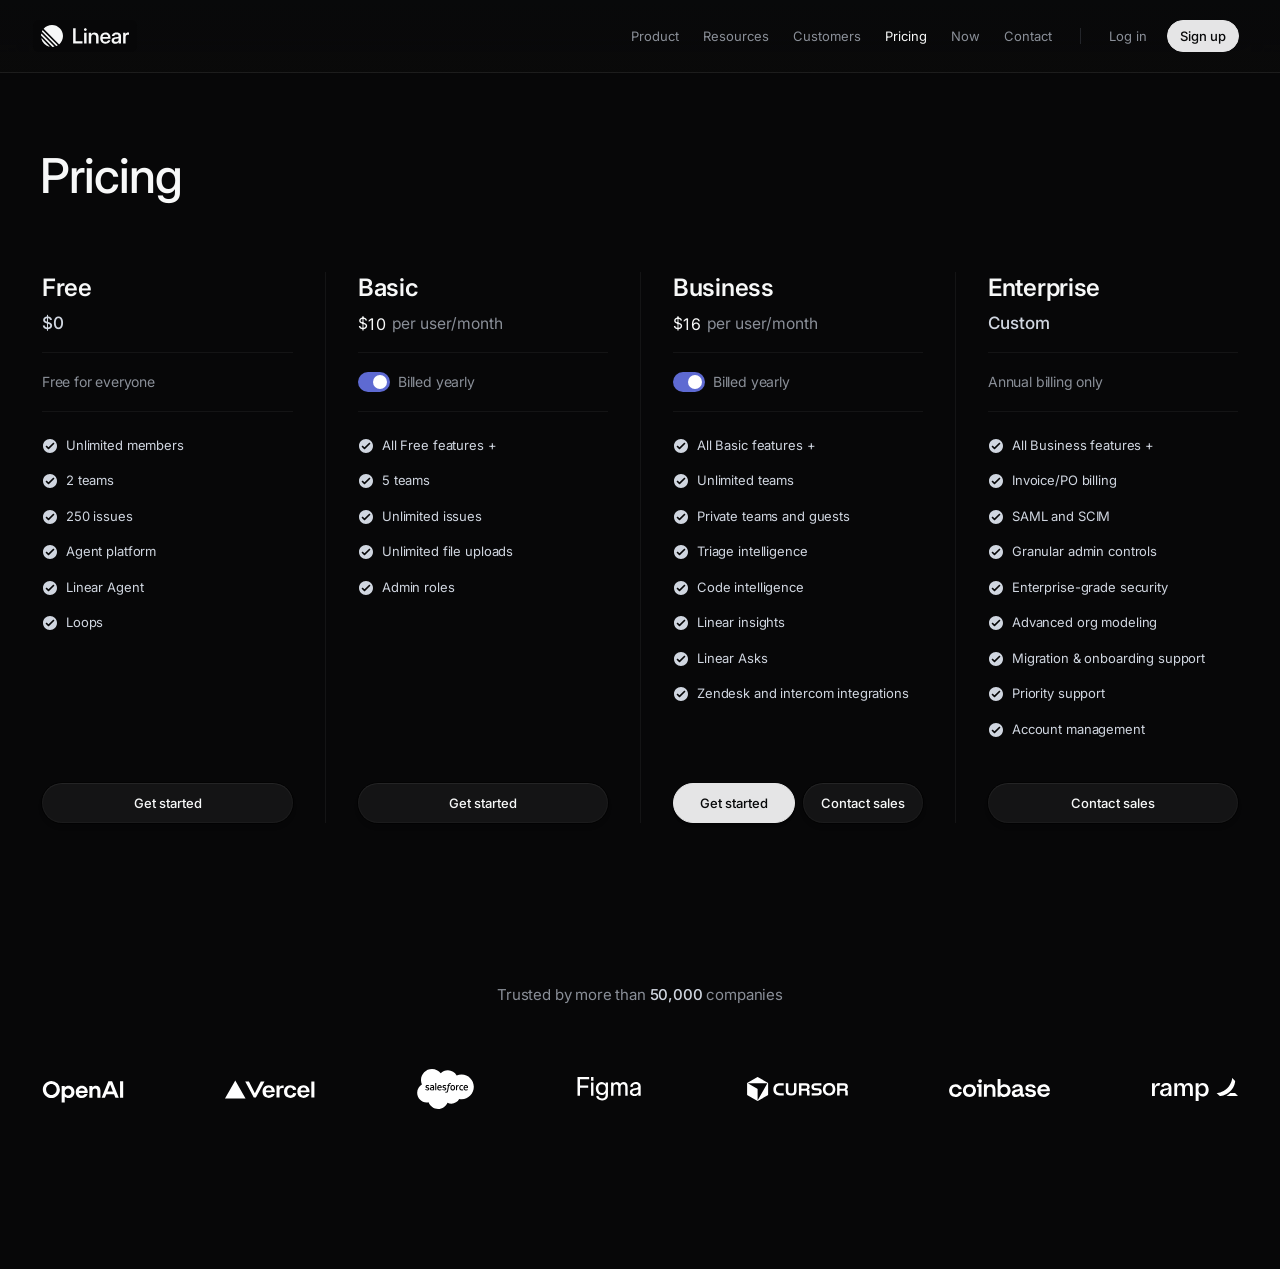
<file: index.html>
<!doctype html>
<html lang="en">
  <head>
    <meta charset="UTF-8" />
    <meta name="viewport" content="width=device-width, initial-scale=1.0" />
    <link rel="preconnect" href="https://fonts.googleapis.com" />
    <link rel="preconnect" href="https://fonts.gstatic.com" crossorigin />
    <link
      href="https://fonts.googleapis.com/css2?family=Arimo:ital,wght@0,400..700;1,400..700&family=DM+Sans:ital,opsz,wght@0,9..40,100..1000;1,9..40,100..1000&family=Familjen+Grotesk:ital,wght@0,400..700;1,400..700&family=Figtree:ital,wght@0,300..900;1,300..900&family=Fraunces:ital,opsz,wght@0,9..144,100..900;1,9..144,100..900&family=Funnel+Display:wght@300..800&family=Inter:ital,opsz,wght@0,14..32,100..900;1,14..32,100..900&family=JetBrains+Mono:ital,wght@0,100..800;1,100..800&family=M+PLUS+Rounded+1c&family=Montserrat:ital,wght@0,100..900;1,100..900&family=Murecho:wght@100..900&family=Roboto+Mono:ital,wght@0,100..700;1,100..700&family=SN+Pro:ital,wght@0,200..900;1,200..900&family=WDXL+Lubrifont+SC&display=swap"
      rel="stylesheet"
    />
    <link
      rel="preload"
      href="https://static.linear.app/fonts/InterVariable.woff2?v=4.1"
      as="font"
      type="font/woff2"
      crossorigin="anonymous"
    />
    <link rel="stylesheet" href="Linear-Pricing.css" />
    <title>Linear-Pricing</title>
  </head>
  <body>
    <input type="checkbox" id="tB" />
    <div class="body-container">
      <div class="data-header">
        <header class="h">
          <nav class="h-n">
            <div class="header">
              <ul class="nav-ul">
                <li class="n-l1">
                  <span class="l-s">
                    <a
                      href="/homepage"
                      aria-label="Navigate to home"
                      data-radix-collection-item=""
                      class="l-a"
                      rel="noopener"
                    >
                      <svg
                        class="l-svg"
                        height="22"
                        viewBox="0 0 400 100"
                        fill="currentColor"
                        size="22"
                        color="currentColor"
                        aria-label="Linear"
                      >
                        <path
                          class="l-path"
                          fill-rule="evenodd"
                          clip-rule="evenodd"
                          d="M12.9266 16.3713c-.5283.5806-.4933 1.4714.0617 2.0265l68.5946 68.5946c.5551.555 1.4459.59 2.0265.0617 10.0579-9.1522 16.3713-22.3478 16.3713-37.0179C99.9807 22.402 77.5788 0 49.9445 0 35.2744 0 22.0788 6.31337 12.9266 16.3713ZM4.35334 29.3894c-.25348.5589-.12567 1.2142.30824 1.6481L68.9432 95.3191c.4339.4339 1.0892.5617 1.6481.3083 1.485-.6736 2.9312-1.4176 4.3344-2.2277.8341-.4815.9618-1.6195.2808-2.3005L8.88146 24.7742c-.68097-.681-1.81894-.5532-2.30045.2808-.81013 1.4032-1.55411 2.8494-2.22767 4.3344ZM.453579 47.796c-.300979-.301-.46112014-.7158-.4327856-1.1405.1327026-1.9891.3816396-3.9463.7400796-5.865.214926-1.1505 1.620727-1.5497 2.448307-.7222L59.9124 96.7715c.8275.8276.4283 2.2334-.7222 2.4483-1.9187.3585-3.8759.6074-5.865.7401-.4247.0283-.8395-.1318-1.1405-.4328L.453579 47.796ZM3.93331 61.7589c-1.0331-1.0331-2.70028-.1429-2.32193 1.2683C6.22104 80.2203 19.7604 93.7597 36.9535 98.3693c1.4112.3784 2.3014-1.2888 1.2683-2.3219L3.93331 61.7589ZM201.602 27.535c3.587 0 6.494-2.918 6.494-6.5175S205.189 14.5 201.602 14.5c-3.586 0-6.493 2.918-6.493 6.5175s2.907 6.5175 6.493 6.5175Zm-55.621 56.8396V14.5039h11.54v59.648h31.115v10.2227h-42.655Zm82.136-28.511v28.511h-11.166V34.8555h11.026v8.4876l.14-.0937c1.121-2.6573 2.928-4.8769 5.42-6.6589 2.491-1.8132 5.668-2.7198 9.531-2.7198 3.426 0 6.54.766 9.344 2.2978 2.803 1.5006 5.045 3.7045 6.727 6.6119 1.682 2.9074 2.523 6.4713 2.523 10.6916v30.9026h-11.166V55.0195c0-3.7514-.997-6.5963-2.99-8.5345-1.962-1.9695-4.594-2.9543-7.896-2.9543-2.118 0-4.049.4377-5.793 1.313-1.744.8754-3.13 2.2196-4.158 4.0328-1.028 1.8132-1.542 4.1422-1.542 6.9871Zm101.105 27.6669c2.554 1.0942 5.482 1.6413 8.783 1.6413 2.71 0 5.03-.3439 6.961-1.0317 1.932-.719 3.52-1.6725 4.766-2.8605 1.277-1.1879 2.289-2.4853 3.037-3.8921h.187v6.9871h10.699V50.2833c0-2.4072-.468-4.6111-1.402-6.6119-.934-2.0008-2.289-3.7358-4.065-5.2051-1.744-1.4694-3.862-2.5948-6.354-3.3763-2.491-.8129-5.295-1.2193-8.409-1.2193-4.267 0-7.958.7347-11.073 2.204-3.084 1.4381-5.497 3.3763-7.242 5.8148-1.744 2.4384-2.694 5.1895-2.85 8.2531h10.793c.124-1.438.623-2.7198 1.495-3.8452.872-1.1254 2.056-2.0008 3.551-2.626 1.495-.6565 3.223-.9848 5.186-.9848 1.962 0 3.628.3283 4.999.9848 1.401.6565 2.476 1.5475 3.223 2.6729.748 1.1254 1.122 2.4384 1.122 3.939v.3752c0 1.1254-.39 1.9538-1.168 2.4853-.748.5314-2.025.9222-3.831 1.1723-1.776.2501-4.205.5471-7.289.891-2.523.2813-4.952.7034-7.288 1.2661-2.336.5627-4.423 1.3912-6.261 2.4853-1.806 1.0942-3.239 2.5479-4.298 4.3611-1.059 1.8132-1.588 4.1422-1.588 6.987 0 3.2826.747 6.0336 2.242 8.2532 1.495 2.1884 3.52 3.8453 6.074 4.9707Zm18.081-8.3001c-1.807.9691-4.034 1.4537-6.681 1.4537-2.679 0-4.813-.5627-6.401-1.6881-1.589-1.1567-2.383-2.7355-2.383-4.7362 0-1.5631.436-2.8293 1.308-3.7984.904-.9691 2.087-1.735 3.551-2.2977 1.464-.5628 3.052-.9535 4.765-1.1724 1.246-.1875 2.461-.3751 3.645-.5627 1.183-.2188 2.289-.422 3.317-.6096 1.028-.2188 1.9-.4377 2.616-.6565.748-.2188 1.293-.4533 1.635-.7034v5.5334c0 1.9382-.451 3.7202-1.355 5.3458-.872 1.5944-2.211 2.8917-4.017 3.8921Zm26.094 9.1442V34.8555h10.745v8.1594h.141c.903-2.8136 2.32-4.955 4.251-6.4244 1.962-1.5005 4.532-2.2508 7.709-2.2508.779 0 1.48.0312 2.102.0938.655.0312 1.2.0625 1.636.0937v10.082c-.405-.0625-1.122-.1406-2.149-.2344-1.028-.0938-2.118-.1407-3.271-.1407-1.838 0-3.519.422-5.046 1.2661-1.526.8441-2.741 2.1415-3.644 3.8921-.872 1.7195-1.308 3.8922-1.308 6.5182v28.4641h-11.166Zm-177.401 0V34.8555h11.166v49.5191h-11.166Zm84.238-2.204c3.582 2.2196 7.834 3.3294 12.755 3.3294 3.8 0 7.257-.6878 10.372-2.0633 3.146-1.4068 5.762-3.3294 7.849-5.7678 2.087-2.4697 3.442-5.3146 4.065-8.5346h-10.512c-.468 1.4693-1.231 2.7667-2.29 3.8921-1.027 1.0942-2.32 1.9539-3.877 2.5792-1.558.6252-3.364.9378-5.42.9378-2.772 0-5.155-.6252-7.148-1.8757-1.962-1.2505-3.457-2.9855-4.485-5.2051-.933-2.043-1.443-4.3564-1.529-6.9402h35.915v-3.0012c0-3.8139-.561-7.284-1.682-10.4102-1.121-3.1575-2.71-5.8773-4.766-8.1594-2.055-2.3134-4.531-4.0953-7.428-5.3458-2.866-1.2505-6.058-1.8757-9.578-1.8757-4.578 0-8.627 1.1098-12.147 3.3294-3.52 2.2196-6.276 5.2833-8.27 9.191-1.993 3.9078-2.99 8.3782-2.99 13.4114 0 5.0019.966 9.4568 2.897 13.3645 1.931 3.8765 4.688 6.9246 8.269 9.1442Zm23.501-32.7783c-1.028-2.1258-2.492-3.767-4.392-4.9237-1.9-1.1567-4.142-1.7351-6.728-1.7351-2.554 0-4.781.5784-6.681 1.7351-1.868 1.1567-3.332 2.7979-4.391 4.9237-.756 1.5396-1.234 3.2903-1.434 5.2521h25.059c-.2-1.9618-.678-3.7125-1.433-5.2521Z"
                        ></path>
                      </svg>
                    </a>
                  </span>
                </li>
                <li class="n-l2">
                  <ul class="li-ul">
                    <li class="l2-li">
                      <button type="button" class="li-b" id="li-1">
                        Product
                      </button>
                    </li>
                    <li class="l2-li">
                      <button type="button" class="li-b" id="li-2">
                        Resources
                      </button>
                    </li>
                    <li class="l2-li">
                      <button type="button" class="li-b" id="li-3">
                        Customers
                      </button>
                    </li>
                    <li class="l2-li">
                      <button
                        type="button"
                        class="li-b"
                        id="li-4"
                        style="color: #f7f8f8"
                      >
                        Pricing
                      </button>
                    </li>
                    <li class="l2-li l2-li5">
                      <button type="button" class="li-b" id="li-5">Now</button>
                    </li>
                    <li class="l2-li">
                      <button type="button" class="li-b" id="li-6">
                        Contact
                      </button>
                    </li>
                  </ul>
                  <div style="flex: 1"></div>
                  <div class="n-d"></div>
                  <div style="flex: 1"></div>
                  <ul class="n-btn">
                    <li class="b-l btn-l">
                      <span>
                        <a id="n-b1" class="n-b" href=""> Log in </a>
                      </span>
                    </li>
                    <li class="b-l btn-l">
                      <span>
                        <a id="n-b2" class="n-b" href=""> Sign up </a>
                      </span>
                    </li>
                  </ul>
                </li>
                <li class="n-l3">
                  <label for="tB" class="n-l3b">
                    <svg
                      width="16"
                      height="16"
                      viewBox="0 0 16 16"
                      fill="#f7f8f8"
                      xmlns="http://www.w3.org/2000/svg"
                    >
                      <rect
                        x="1"
                        y="7.5"
                        width="14"
                        height="1"
                        rx="0.5"
                        style="
                          transform-origin: center;
                          transition: 160ms cubic-bezier(0.25, 0.46, 0.45, 0.94);
                          transform: translateY(-3.5px);
                        "
                        class="n-l3b-sr1"
                      ></rect>
                      <rect
                        x="1"
                        y="7.5"
                        width="14"
                        height="1"
                        rx="0.5"
                        style="
                          transform-origin: center;
                          transition: 160ms cubic-bezier(0.25, 0.46, 0.45, 0.94);
                          transform: translateY(3.5px);
                        "
                        class="n-l3b-sr2"
                      ></rect>
                    </svg>
                  </label>
                </li>
              </ul>
            </div>
          </nav>
        </header>
      </div>
      <main class="l-content">
        <div class="skip-nav"></div>
        <div class="content">
          <div class="c1">
            <div class="c1-a">
              <header class="c1-aH">
                <div class="c1-ah">
                  <h1 class="ah-a">Pricing</h1>
                </div>
              </header>
            </div>
            <div class="c1-t">
              <section class="c1-ts">
                <div class="c1-tsd">
                  <h3 class="c1-tsd-h">Free</h3>
                  <div class="b-space" style="height: 8px"></div>
                  <div class="c1-tsd-d">
                    <span class="c1-tsd-ds">$0</span>
                  </div>
                </div>
                <span class="c1-tss">
                  <div class="c1-tss-d">
                    <span class="c1-tss-ds">Free for everyone</span>
                  </div>
                </span>
                <div class="b-space" style="height: 24px"></div>
                <ul class="c1-tsul">
                  <li class="c1-tsli">
                    <svg
                      width="16"
                      height="16"
                      viewBox="0 0 16 16"
                      role="img"
                      focusable="false"
                      aria-hidden="true"
                      xmlns="http://www.w3.org/2000/svg"
                      class="c1-ts-lisv"
                      style="color: #d0d6e0"
                      fill="d0d6e0"
                    >
                      <path
                        fill-rule="evenodd"
                        clip-rule="evenodd"
                        d="M8 1.00195C4.13401 1.00195 1 4.13596 1 8.00195C1 11.8679 4.13401 15.002 8 15.002C11.866 15.002 15 11.8679 15 8.00195C15 4.13596 11.866 1.00195 8 1.00195ZM12.101 6.10299C12.433 5.77105 12.433 5.23286 12.101 4.90091C11.7691 4.56897 11.2309 4.56897 10.899 4.90091L6.5 9.29987L5.10104 7.90091C4.7691 7.56897 4.2309 7.56897 3.89896 7.90091C3.56701 8.23286 3.56701 8.77105 3.89896 9.10299L5.89896 11.103C6.2309 11.4349 6.7691 11.4349 7.10104 11.103L12.101 6.10299Z"
                      ></path>
                    </svg>
                    <span class="c1-ts-lis"> Unlimited members</span>
                  </li>
                  <li class="c1-tsli">
                    <svg
                      width="16"
                      height="16"
                      viewBox="0 0 16 16"
                      role="img"
                      focusable="false"
                      aria-hidden="true"
                      xmlns="http://www.w3.org/2000/svg"
                      class="c1-ts-lisv"
                      style="color: #d0d6e0"
                      fill="d0d6e0"
                    >
                      <path
                        fill-rule="evenodd"
                        clip-rule="evenodd"
                        d="M8 1.00195C4.13401 1.00195 1 4.13596 1 8.00195C1 11.8679 4.13401 15.002 8 15.002C11.866 15.002 15 11.8679 15 8.00195C15 4.13596 11.866 1.00195 8 1.00195ZM12.101 6.10299C12.433 5.77105 12.433 5.23286 12.101 4.90091C11.7691 4.56897 11.2309 4.56897 10.899 4.90091L6.5 9.29987L5.10104 7.90091C4.7691 7.56897 4.2309 7.56897 3.89896 7.90091C3.56701 8.23286 3.56701 8.77105 3.89896 9.10299L5.89896 11.103C6.2309 11.4349 6.7691 11.4349 7.10104 11.103L12.101 6.10299Z"
                      ></path>
                    </svg>
                    <span class="c1-ts-lis">2 teams</span>
                  </li>
                  <li class="c1-tsli">
                    <svg
                      width="16"
                      height="16"
                      viewBox="0 0 16 16"
                      role="img"
                      focusable="false"
                      aria-hidden="true"
                      xmlns="http://www.w3.org/2000/svg"
                      class="c1-ts-lisv"
                      style="color: #d0d6e0"
                      fill="d0d6e0"
                    >
                      <path
                        fill-rule="evenodd"
                        clip-rule="evenodd"
                        d="M8 1.00195C4.13401 1.00195 1 4.13596 1 8.00195C1 11.8679 4.13401 15.002 8 15.002C11.866 15.002 15 11.8679 15 8.00195C15 4.13596 11.866 1.00195 8 1.00195ZM12.101 6.10299C12.433 5.77105 12.433 5.23286 12.101 4.90091C11.7691 4.56897 11.2309 4.56897 10.899 4.90091L6.5 9.29987L5.10104 7.90091C4.7691 7.56897 4.2309 7.56897 3.89896 7.90091C3.56701 8.23286 3.56701 8.77105 3.89896 9.10299L5.89896 11.103C6.2309 11.4349 6.7691 11.4349 7.10104 11.103L12.101 6.10299Z"
                      ></path>
                    </svg>
                    <span class="c1-ts-lis">250 issues</span>
                  </li>
                  <li class="c1-tsli">
                    <svg
                      width="16"
                      height="16"
                      viewBox="0 0 16 16"
                      role="img"
                      focusable="false"
                      aria-hidden="true"
                      xmlns="http://www.w3.org/2000/svg"
                      class="c1-ts-lisv"
                      style="color: #d0d6e0"
                      fill="d0d6e0"
                    >
                      <path
                        fill-rule="evenodd"
                        clip-rule="evenodd"
                        d="M8 1.00195C4.13401 1.00195 1 4.13596 1 8.00195C1 11.8679 4.13401 15.002 8 15.002C11.866 15.002 15 11.8679 15 8.00195C15 4.13596 11.866 1.00195 8 1.00195ZM12.101 6.10299C12.433 5.77105 12.433 5.23286 12.101 4.90091C11.7691 4.56897 11.2309 4.56897 10.899 4.90091L6.5 9.29987L5.10104 7.90091C4.7691 7.56897 4.2309 7.56897 3.89896 7.90091C3.56701 8.23286 3.56701 8.77105 3.89896 9.10299L5.89896 11.103C6.2309 11.4349 6.7691 11.4349 7.10104 11.103L12.101 6.10299Z"
                      ></path>
                    </svg>
                    <span class="c1-ts-lis">Agent platform</span>
                  </li>
                  <li class="c1-tsli">
                    <svg
                      width="16"
                      height="16"
                      viewBox="0 0 16 16"
                      role="img"
                      focusable="false"
                      aria-hidden="true"
                      xmlns="http://www.w3.org/2000/svg"
                      class="c1-ts-lisv"
                      style="color: #d0d6e0"
                      fill="d0d6e0"
                    >
                      <path
                        fill-rule="evenodd"
                        clip-rule="evenodd"
                        d="M8 1.00195C4.13401 1.00195 1 4.13596 1 8.00195C1 11.8679 4.13401 15.002 8 15.002C11.866 15.002 15 11.8679 15 8.00195C15 4.13596 11.866 1.00195 8 1.00195ZM12.101 6.10299C12.433 5.77105 12.433 5.23286 12.101 4.90091C11.7691 4.56897 11.2309 4.56897 10.899 4.90091L6.5 9.29987L5.10104 7.90091C4.7691 7.56897 4.2309 7.56897 3.89896 7.90091C3.56701 8.23286 3.56701 8.77105 3.89896 9.10299L5.89896 11.103C6.2309 11.4349 6.7691 11.4349 7.10104 11.103L12.101 6.10299Z"
                      ></path>
                    </svg>
                    <span class="c1-ts-lis">Linear Agent</span>
                  </li>
                  <li class="c1-tsli">
                    <svg
                      width="16"
                      height="16"
                      viewBox="0 0 16 16"
                      role="img"
                      focusable="false"
                      aria-hidden="true"
                      xmlns="http://www.w3.org/2000/svg"
                      class="c1-ts-lisv"
                      style="color: #d0d6e0"
                      fill="d0d6e0"
                    >
                      <path
                        fill-rule="evenodd"
                        clip-rule="evenodd"
                        d="M8 1.00195C4.13401 1.00195 1 4.13596 1 8.00195C1 11.8679 4.13401 15.002 8 15.002C11.866 15.002 15 11.8679 15 8.00195C15 4.13596 11.866 1.00195 8 1.00195ZM12.101 6.10299C12.433 5.77105 12.433 5.23286 12.101 4.90091C11.7691 4.56897 11.2309 4.56897 10.899 4.90091L6.5 9.29987L5.10104 7.90091C4.7691 7.56897 4.2309 7.56897 3.89896 7.90091C3.56701 8.23286 3.56701 8.77105 3.89896 9.10299L5.89896 11.103C6.2309 11.4349 6.7691 11.4349 7.10104 11.103L12.101 6.10299Z"
                      ></path>
                    </svg>
                    <span class="c1-ts-lis">Loops</span>
                  </li>
                </ul>
                <div class="b-space" style="height: 44px"></div>
                <div class="c1-tsb">
                  <button class="c1-tsb-btn">Get started</button>
                </div>
              </section>
              <section class="c1-ts">
                <div class="c1-tsd">
                  <h3 class="c1-tsd-h">Basic</h3>
                  <div class="b-space" style="height: 8px"></div>
                  <div class="c1-tsd-d">
                    <span class="c1tsdds1">
                      <span class="c1tsdds">
                        <span class="c1-tsd-ds1">
                          <span class="c1-tsd-ds1-a">$</span>
                          <span class="c1-tsd-ds1-b">10</span>
                        </span>
                        <span class="c1-tsd-ds2">per user/month</span>
                      </span>
                    </span>
                  </div>
                </div>
                <span class="c1-tss">
                  <div class="c1-tss-d">
                    <span class="c1-tss-ds" style="gap: 8px">
                      <span class="c1-tss-ds1">
                        <input
                          type="checkbox"
                          id="toggle"
                          class="toggle"
                          checked
                        />
                        <label for="toggle" class="switch"></label>
                      </span>
                      <span class="c1-tss-ds2">Billed yearly</span>
                    </span>
                  </div>
                </span>
                <div class="b-space" style="height: 24px"></div>
                <ul class="c1-tsul">
                  <li class="c1-tsli">
                    <svg
                      width="16"
                      height="16"
                      viewBox="0 0 16 16"
                      role="img"
                      focusable="false"
                      aria-hidden="true"
                      xmlns="http://www.w3.org/2000/svg"
                      class="c1-ts-lisv"
                      style="color: #d0d6e0"
                      fill="d0d6e0"
                    >
                      <path
                        fill-rule="evenodd"
                        clip-rule="evenodd"
                        d="M8 1.00195C4.13401 1.00195 1 4.13596 1 8.00195C1 11.8679 4.13401 15.002 8 15.002C11.866 15.002 15 11.8679 15 8.00195C15 4.13596 11.866 1.00195 8 1.00195ZM12.101 6.10299C12.433 5.77105 12.433 5.23286 12.101 4.90091C11.7691 4.56897 11.2309 4.56897 10.899 4.90091L6.5 9.29987L5.10104 7.90091C4.7691 7.56897 4.2309 7.56897 3.89896 7.90091C3.56701 8.23286 3.56701 8.77105 3.89896 9.10299L5.89896 11.103C6.2309 11.4349 6.7691 11.4349 7.10104 11.103L12.101 6.10299Z"
                      ></path>
                    </svg>
                    <span class="c1-ts-lis">All Free features + </span>
                  </li>
                  <li class="c1-tsli">
                    <svg
                      width="16"
                      height="16"
                      viewBox="0 0 16 16"
                      role="img"
                      focusable="false"
                      aria-hidden="true"
                      xmlns="http://www.w3.org/2000/svg"
                      class="c1-ts-lisv"
                      style="color: #d0d6e0"
                      fill="d0d6e0"
                    >
                      <path
                        fill-rule="evenodd"
                        clip-rule="evenodd"
                        d="M8 1.00195C4.13401 1.00195 1 4.13596 1 8.00195C1 11.8679 4.13401 15.002 8 15.002C11.866 15.002 15 11.8679 15 8.00195C15 4.13596 11.866 1.00195 8 1.00195ZM12.101 6.10299C12.433 5.77105 12.433 5.23286 12.101 4.90091C11.7691 4.56897 11.2309 4.56897 10.899 4.90091L6.5 9.29987L5.10104 7.90091C4.7691 7.56897 4.2309 7.56897 3.89896 7.90091C3.56701 8.23286 3.56701 8.77105 3.89896 9.10299L5.89896 11.103C6.2309 11.4349 6.7691 11.4349 7.10104 11.103L12.101 6.10299Z"
                      ></path>
                    </svg>
                    <span class="c1-ts-lis">5 teams</span>
                  </li>
                  <li class="c1-tsli">
                    <svg
                      width="16"
                      height="16"
                      viewBox="0 0 16 16"
                      role="img"
                      focusable="false"
                      aria-hidden="true"
                      xmlns="http://www.w3.org/2000/svg"
                      class="c1-ts-lisv"
                      style="color: #d0d6e0"
                      fill="d0d6e0"
                    >
                      <path
                        fill-rule="evenodd"
                        clip-rule="evenodd"
                        d="M8 1.00195C4.13401 1.00195 1 4.13596 1 8.00195C1 11.8679 4.13401 15.002 8 15.002C11.866 15.002 15 11.8679 15 8.00195C15 4.13596 11.866 1.00195 8 1.00195ZM12.101 6.10299C12.433 5.77105 12.433 5.23286 12.101 4.90091C11.7691 4.56897 11.2309 4.56897 10.899 4.90091L6.5 9.29987L5.10104 7.90091C4.7691 7.56897 4.2309 7.56897 3.89896 7.90091C3.56701 8.23286 3.56701 8.77105 3.89896 9.10299L5.89896 11.103C6.2309 11.4349 6.7691 11.4349 7.10104 11.103L12.101 6.10299Z"
                      ></path>
                    </svg>
                    <span class="c1-ts-lis">Unlimited issues</span>
                  </li>
                  <li class="c1-tsli">
                    <svg
                      width="16"
                      height="16"
                      viewBox="0 0 16 16"
                      role="img"
                      focusable="false"
                      aria-hidden="true"
                      xmlns="http://www.w3.org/2000/svg"
                      class="c1-ts-lisv"
                      style="color: #d0d6e0"
                      fill="d0d6e0"
                    >
                      <path
                        fill-rule="evenodd"
                        clip-rule="evenodd"
                        d="M8 1.00195C4.13401 1.00195 1 4.13596 1 8.00195C1 11.8679 4.13401 15.002 8 15.002C11.866 15.002 15 11.8679 15 8.00195C15 4.13596 11.866 1.00195 8 1.00195ZM12.101 6.10299C12.433 5.77105 12.433 5.23286 12.101 4.90091C11.7691 4.56897 11.2309 4.56897 10.899 4.90091L6.5 9.29987L5.10104 7.90091C4.7691 7.56897 4.2309 7.56897 3.89896 7.90091C3.56701 8.23286 3.56701 8.77105 3.89896 9.10299L5.89896 11.103C6.2309 11.4349 6.7691 11.4349 7.10104 11.103L12.101 6.10299Z"
                      ></path>
                    </svg>
                    <span class="c1-ts-lis">Unlimited file uploads</span>
                  </li>
                  <li class="c1-tsli">
                    <svg
                      width="16"
                      height="16"
                      viewBox="0 0 16 16"
                      role="img"
                      focusable="false"
                      aria-hidden="true"
                      xmlns="http://www.w3.org/2000/svg"
                      class="c1-ts-lisv"
                      style="color: #d0d6e0"
                      fill="d0d6e0"
                    >
                      <path
                        fill-rule="evenodd"
                        clip-rule="evenodd"
                        d="M8 1.00195C4.13401 1.00195 1 4.13596 1 8.00195C1 11.8679 4.13401 15.002 8 15.002C11.866 15.002 15 11.8679 15 8.00195C15 4.13596 11.866 1.00195 8 1.00195ZM12.101 6.10299C12.433 5.77105 12.433 5.23286 12.101 4.90091C11.7691 4.56897 11.2309 4.56897 10.899 4.90091L6.5 9.29987L5.10104 7.90091C4.7691 7.56897 4.2309 7.56897 3.89896 7.90091C3.56701 8.23286 3.56701 8.77105 3.89896 9.10299L5.89896 11.103C6.2309 11.4349 6.7691 11.4349 7.10104 11.103L12.101 6.10299Z"
                      ></path>
                    </svg>
                    <span class="c1-ts-lis">Admin roles</span>
                  </li>
                </ul>
                <div class="b-space" style="height: 44px"></div>
                <div class="c1-tsb">
                  <button class="c1-tsb-btn">Get started</button>
                </div>
              </section>
              <section class="c1-ts">
                <div class="c1-tsd">
                  <h3 class="c1-tsd-h">Business</h3>
                </div>
                <div class="b-space" style="height: 8px"></div>
                <div class="c1-tsd-d">
                  <span class="c1tsdds1">
                    <span class="c1tsdds">
                      <span class="c1-tsd-ds1">
                        <span class="c1-tsd-ds1-a">$</span>
                        <span class="c1-tsd-ds1-b">16</span>
                      </span>
                      <span class="c1-tsd-ds2">per user/month</span>
                    </span>
                  </span>
                </div>
                <span class="c1-tss">
                  <div class="c1-tss-d">
                    <span class="c1-tss-ds" style="gap: 8px">
                      <span class="c1-tss-ds1">
                        <input
                          type="checkbox"
                          id="toggle1"
                          class="toggle"
                          checked
                        />
                        <label for="toggle1" class="switch"></label>
                      </span>
                      <span class="c1-tss-ds2">Billed yearly</span>
                    </span>
                  </div>
                </span>
                <div class="b-space" style="height: 24px"></div>
                <ul class="c1-tsul">
                  <li class="c1-tsli">
                    <svg
                      width="16"
                      height="16"
                      viewBox="0 0 16 16"
                      role="img"
                      focusable="false"
                      aria-hidden="true"
                      xmlns="http://www.w3.org/2000/svg"
                      class="c1-ts-lisv"
                      style="color: #d0d6e0"
                      fill="d0d6e0"
                    >
                      <path
                        fill-rule="evenodd"
                        clip-rule="evenodd"
                        d="M8 1.00195C4.13401 1.00195 1 4.13596 1 8.00195C1 11.8679 4.13401 15.002 8 15.002C11.866 15.002 15 11.8679 15 8.00195C15 4.13596 11.866 1.00195 8 1.00195ZM12.101 6.10299C12.433 5.77105 12.433 5.23286 12.101 4.90091C11.7691 4.56897 11.2309 4.56897 10.899 4.90091L6.5 9.29987L5.10104 7.90091C4.7691 7.56897 4.2309 7.56897 3.89896 7.90091C3.56701 8.23286 3.56701 8.77105 3.89896 9.10299L5.89896 11.103C6.2309 11.4349 6.7691 11.4349 7.10104 11.103L12.101 6.10299Z"
                      ></path>
                    </svg>
                    <span class="c1-ts-lis">All Basic features +</span>
                  </li>
                  <li class="c1-tsli">
                    <svg
                      width="16"
                      height="16"
                      viewBox="0 0 16 16"
                      role="img"
                      focusable="false"
                      aria-hidden="true"
                      xmlns="http://www.w3.org/2000/svg"
                      class="c1-ts-lisv"
                      style="color: #d0d6e0"
                      fill="d0d6e0"
                    >
                      <path
                        fill-rule="evenodd"
                        clip-rule="evenodd"
                        d="M8 1.00195C4.13401 1.00195 1 4.13596 1 8.00195C1 11.8679 4.13401 15.002 8 15.002C11.866 15.002 15 11.8679 15 8.00195C15 4.13596 11.866 1.00195 8 1.00195ZM12.101 6.10299C12.433 5.77105 12.433 5.23286 12.101 4.90091C11.7691 4.56897 11.2309 4.56897 10.899 4.90091L6.5 9.29987L5.10104 7.90091C4.7691 7.56897 4.2309 7.56897 3.89896 7.90091C3.56701 8.23286 3.56701 8.77105 3.89896 9.10299L5.89896 11.103C6.2309 11.4349 6.7691 11.4349 7.10104 11.103L12.101 6.10299Z"
                      ></path>
                    </svg>
                    <span class="c1-ts-lis">Unlimited teams</span>
                  </li>
                  <li class="c1-tsli">
                    <svg
                      width="16"
                      height="16"
                      viewBox="0 0 16 16"
                      role="img"
                      focusable="false"
                      aria-hidden="true"
                      xmlns="http://www.w3.org/2000/svg"
                      class="c1-ts-lisv"
                      style="color: #d0d6e0"
                      fill="d0d6e0"
                    >
                      <path
                        fill-rule="evenodd"
                        clip-rule="evenodd"
                        d="M8 1.00195C4.13401 1.00195 1 4.13596 1 8.00195C1 11.8679 4.13401 15.002 8 15.002C11.866 15.002 15 11.8679 15 8.00195C15 4.13596 11.866 1.00195 8 1.00195ZM12.101 6.10299C12.433 5.77105 12.433 5.23286 12.101 4.90091C11.7691 4.56897 11.2309 4.56897 10.899 4.90091L6.5 9.29987L5.10104 7.90091C4.7691 7.56897 4.2309 7.56897 3.89896 7.90091C3.56701 8.23286 3.56701 8.77105 3.89896 9.10299L5.89896 11.103C6.2309 11.4349 6.7691 11.4349 7.10104 11.103L12.101 6.10299Z"
                      ></path>
                    </svg>
                    <span class="c1-ts-lis">Private teams and guests</span>
                  </li>
                  <li class="c1-tsli">
                    <svg
                      width="16"
                      height="16"
                      viewBox="0 0 16 16"
                      role="img"
                      focusable="false"
                      aria-hidden="true"
                      xmlns="http://www.w3.org/2000/svg"
                      class="c1-ts-lisv"
                      style="color: #d0d6e0"
                      fill="d0d6e0"
                    >
                      <path
                        fill-rule="evenodd"
                        clip-rule="evenodd"
                        d="M8 1.00195C4.13401 1.00195 1 4.13596 1 8.00195C1 11.8679 4.13401 15.002 8 15.002C11.866 15.002 15 11.8679 15 8.00195C15 4.13596 11.866 1.00195 8 1.00195ZM12.101 6.10299C12.433 5.77105 12.433 5.23286 12.101 4.90091C11.7691 4.56897 11.2309 4.56897 10.899 4.90091L6.5 9.29987L5.10104 7.90091C4.7691 7.56897 4.2309 7.56897 3.89896 7.90091C3.56701 8.23286 3.56701 8.77105 3.89896 9.10299L5.89896 11.103C6.2309 11.4349 6.7691 11.4349 7.10104 11.103L12.101 6.10299Z"
                      ></path>
                    </svg>
                    <span class="c1-ts-lis">Triage intelligence</span>
                  </li>
                  <li class="c1-tsli">
                    <svg
                      width="16"
                      height="16"
                      viewBox="0 0 16 16"
                      role="img"
                      focusable="false"
                      aria-hidden="true"
                      xmlns="http://www.w3.org/2000/svg"
                      class="c1-ts-lisv"
                      style="color: #d0d6e0"
                      fill="d0d6e0"
                    >
                      <path
                        fill-rule="evenodd"
                        clip-rule="evenodd"
                        d="M8 1.00195C4.13401 1.00195 1 4.13596 1 8.00195C1 11.8679 4.13401 15.002 8 15.002C11.866 15.002 15 11.8679 15 8.00195C15 4.13596 11.866 1.00195 8 1.00195ZM12.101 6.10299C12.433 5.77105 12.433 5.23286 12.101 4.90091C11.7691 4.56897 11.2309 4.56897 10.899 4.90091L6.5 9.29987L5.10104 7.90091C4.7691 7.56897 4.2309 7.56897 3.89896 7.90091C3.56701 8.23286 3.56701 8.77105 3.89896 9.10299L5.89896 11.103C6.2309 11.4349 6.7691 11.4349 7.10104 11.103L12.101 6.10299Z"
                      ></path>
                    </svg>
                    <span class="c1-ts-lis">Code intelligence</span>
                  </li>
                  <li class="c1-tsli">
                    <svg
                      width="16"
                      height="16"
                      viewBox="0 0 16 16"
                      role="img"
                      focusable="false"
                      aria-hidden="true"
                      xmlns="http://www.w3.org/2000/svg"
                      class="c1-ts-lisv"
                      style="color: #d0d6e0"
                      fill="d0d6e0"
                    >
                      <path
                        fill-rule="evenodd"
                        clip-rule="evenodd"
                        d="M8 1.00195C4.13401 1.00195 1 4.13596 1 8.00195C1 11.8679 4.13401 15.002 8 15.002C11.866 15.002 15 11.8679 15 8.00195C15 4.13596 11.866 1.00195 8 1.00195ZM12.101 6.10299C12.433 5.77105 12.433 5.23286 12.101 4.90091C11.7691 4.56897 11.2309 4.56897 10.899 4.90091L6.5 9.29987L5.10104 7.90091C4.7691 7.56897 4.2309 7.56897 3.89896 7.90091C3.56701 8.23286 3.56701 8.77105 3.89896 9.10299L5.89896 11.103C6.2309 11.4349 6.7691 11.4349 7.10104 11.103L12.101 6.10299Z"
                      ></path>
                    </svg>
                    <span class="c1-ts-lis">Linear insights</span>
                  </li>
                  <li class="c1-tsli">
                    <svg
                      width="16"
                      height="16"
                      viewBox="0 0 16 16"
                      role="img"
                      focusable="false"
                      aria-hidden="true"
                      xmlns="http://www.w3.org/2000/svg"
                      class="c1-ts-lisv"
                      style="color: #d0d6e0"
                      fill="d0d6e0"
                    >
                      <path
                        fill-rule="evenodd"
                        clip-rule="evenodd"
                        d="M8 1.00195C4.13401 1.00195 1 4.13596 1 8.00195C1 11.8679 4.13401 15.002 8 15.002C11.866 15.002 15 11.8679 15 8.00195C15 4.13596 11.866 1.00195 8 1.00195ZM12.101 6.10299C12.433 5.77105 12.433 5.23286 12.101 4.90091C11.7691 4.56897 11.2309 4.56897 10.899 4.90091L6.5 9.29987L5.10104 7.90091C4.7691 7.56897 4.2309 7.56897 3.89896 7.90091C3.56701 8.23286 3.56701 8.77105 3.89896 9.10299L5.89896 11.103C6.2309 11.4349 6.7691 11.4349 7.10104 11.103L12.101 6.10299Z"
                      ></path>
                    </svg>
                    <span class="c1-ts-lis">Linear Asks</span>
                  </li>
                  <li class="c1-tsli">
                    <svg
                      width="16"
                      height="16"
                      viewBox="0 0 16 16"
                      role="img"
                      focusable="false"
                      aria-hidden="true"
                      xmlns="http://www.w3.org/2000/svg"
                      class="c1-ts-lisv"
                      style="color: #d0d6e0"
                      fill="d0d6e0"
                    >
                      <path
                        fill-rule="evenodd"
                        clip-rule="evenodd"
                        d="M8 1.00195C4.13401 1.00195 1 4.13596 1 8.00195C1 11.8679 4.13401 15.002 8 15.002C11.866 15.002 15 11.8679 15 8.00195C15 4.13596 11.866 1.00195 8 1.00195ZM12.101 6.10299C12.433 5.77105 12.433 5.23286 12.101 4.90091C11.7691 4.56897 11.2309 4.56897 10.899 4.90091L6.5 9.29987L5.10104 7.90091C4.7691 7.56897 4.2309 7.56897 3.89896 7.90091C3.56701 8.23286 3.56701 8.77105 3.89896 9.10299L5.89896 11.103C6.2309 11.4349 6.7691 11.4349 7.10104 11.103L12.101 6.10299Z"
                      ></path>
                    </svg>
                    <span class="c1-ts-lis"
                      >Zendesk and intercom integrations</span
                    >
                  </li>
                </ul>
                <div class="b-space" style="height: 44px"></div>
                <div class="c1-tsb">
                  <button class="c1-tsb-btn c1-tsb-btn1">Get started</button>
                  <button class="c1-tsb-btn">Contact sales</button>
                </div>
              </section>
              <section class="c1-ts">
                <div class="c1-tsd">
                  <h3 class="c1-tsd-h">Enterprise</h3>
                  <div class="b-space" style="height: 8px"></div>
                  <div class="c1-tsd-d">
                    <span class="c1-tsd-ds">Custom</span>
                  </div>
                </div>
                <span class="c1-tss">
                  <div class="c1-tss-d">
                    <span class="c1-tss-ds">Annual billing only</span>
                  </div>
                </span>
                <div class="b-space" style="height: 24px"></div>
                <ul class="c1-tsul">
                  <li class="c1-tsli">
                    <svg
                      width="16"
                      height="16"
                      viewBox="0 0 16 16"
                      role="img"
                      focusable="false"
                      aria-hidden="true"
                      xmlns="http://www.w3.org/2000/svg"
                      class="c1-ts-lisv"
                      style="color: #d0d6e0"
                      fill="d0d6e0"
                    >
                      <path
                        fill-rule="evenodd"
                        clip-rule="evenodd"
                        d="M8 1.00195C4.13401 1.00195 1 4.13596 1 8.00195C1 11.8679 4.13401 15.002 8 15.002C11.866 15.002 15 11.8679 15 8.00195C15 4.13596 11.866 1.00195 8 1.00195ZM12.101 6.10299C12.433 5.77105 12.433 5.23286 12.101 4.90091C11.7691 4.56897 11.2309 4.56897 10.899 4.90091L6.5 9.29987L5.10104 7.90091C4.7691 7.56897 4.2309 7.56897 3.89896 7.90091C3.56701 8.23286 3.56701 8.77105 3.89896 9.10299L5.89896 11.103C6.2309 11.4349 6.7691 11.4349 7.10104 11.103L12.101 6.10299Z"
                      ></path>
                    </svg>
                    <span class="c1-ts-lis">All Business features +</span>
                  </li>
                  <li class="c1-tsli">
                    <svg
                      width="16"
                      height="16"
                      viewBox="0 0 16 16"
                      role="img"
                      focusable="false"
                      aria-hidden="true"
                      xmlns="http://www.w3.org/2000/svg"
                      class="c1-ts-lisv"
                      style="color: #d0d6e0"
                      fill="d0d6e0"
                    >
                      <path
                        fill-rule="evenodd"
                        clip-rule="evenodd"
                        d="M8 1.00195C4.13401 1.00195 1 4.13596 1 8.00195C1 11.8679 4.13401 15.002 8 15.002C11.866 15.002 15 11.8679 15 8.00195C15 4.13596 11.866 1.00195 8 1.00195ZM12.101 6.10299C12.433 5.77105 12.433 5.23286 12.101 4.90091C11.7691 4.56897 11.2309 4.56897 10.899 4.90091L6.5 9.29987L5.10104 7.90091C4.7691 7.56897 4.2309 7.56897 3.89896 7.90091C3.56701 8.23286 3.56701 8.77105 3.89896 9.10299L5.89896 11.103C6.2309 11.4349 6.7691 11.4349 7.10104 11.103L12.101 6.10299Z"
                      ></path>
                    </svg>
                    <span class="c1-ts-lis">Invoice/PO billing</span>
                  </li>
                  <li class="c1-tsli">
                    <svg
                      width="16"
                      height="16"
                      viewBox="0 0 16 16"
                      role="img"
                      focusable="false"
                      aria-hidden="true"
                      xmlns="http://www.w3.org/2000/svg"
                      class="c1-ts-lisv"
                      style="color: #d0d6e0"
                      fill="d0d6e0"
                    >
                      <path
                        fill-rule="evenodd"
                        clip-rule="evenodd"
                        d="M8 1.00195C4.13401 1.00195 1 4.13596 1 8.00195C1 11.8679 4.13401 15.002 8 15.002C11.866 15.002 15 11.8679 15 8.00195C15 4.13596 11.866 1.00195 8 1.00195ZM12.101 6.10299C12.433 5.77105 12.433 5.23286 12.101 4.90091C11.7691 4.56897 11.2309 4.56897 10.899 4.90091L6.5 9.29987L5.10104 7.90091C4.7691 7.56897 4.2309 7.56897 3.89896 7.90091C3.56701 8.23286 3.56701 8.77105 3.89896 9.10299L5.89896 11.103C6.2309 11.4349 6.7691 11.4349 7.10104 11.103L12.101 6.10299Z"
                      ></path>
                    </svg>
                    <span class="c1-ts-lis">SAML and SCIM</span>
                  </li>
                  <li class="c1-tsli">
                    <svg
                      width="16"
                      height="16"
                      viewBox="0 0 16 16"
                      role="img"
                      focusable="false"
                      aria-hidden="true"
                      xmlns="http://www.w3.org/2000/svg"
                      class="c1-ts-lisv"
                      style="color: #d0d6e0"
                      fill="d0d6e0"
                    >
                      <path
                        fill-rule="evenodd"
                        clip-rule="evenodd"
                        d="M8 1.00195C4.13401 1.00195 1 4.13596 1 8.00195C1 11.8679 4.13401 15.002 8 15.002C11.866 15.002 15 11.8679 15 8.00195C15 4.13596 11.866 1.00195 8 1.00195ZM12.101 6.10299C12.433 5.77105 12.433 5.23286 12.101 4.90091C11.7691 4.56897 11.2309 4.56897 10.899 4.90091L6.5 9.29987L5.10104 7.90091C4.7691 7.56897 4.2309 7.56897 3.89896 7.90091C3.56701 8.23286 3.56701 8.77105 3.89896 9.10299L5.89896 11.103C6.2309 11.4349 6.7691 11.4349 7.10104 11.103L12.101 6.10299Z"
                      ></path>
                    </svg>
                    <span class="c1-ts-lis">Granular admin controls</span>
                  </li>
                  <li class="c1-tsli">
                    <svg
                      width="16"
                      height="16"
                      viewBox="0 0 16 16"
                      role="img"
                      focusable="false"
                      aria-hidden="true"
                      xmlns="http://www.w3.org/2000/svg"
                      class="c1-ts-lisv"
                      style="color: #d0d6e0"
                      fill="d0d6e0"
                    >
                      <path
                        fill-rule="evenodd"
                        clip-rule="evenodd"
                        d="M8 1.00195C4.13401 1.00195 1 4.13596 1 8.00195C1 11.8679 4.13401 15.002 8 15.002C11.866 15.002 15 11.8679 15 8.00195C15 4.13596 11.866 1.00195 8 1.00195ZM12.101 6.10299C12.433 5.77105 12.433 5.23286 12.101 4.90091C11.7691 4.56897 11.2309 4.56897 10.899 4.90091L6.5 9.29987L5.10104 7.90091C4.7691 7.56897 4.2309 7.56897 3.89896 7.90091C3.56701 8.23286 3.56701 8.77105 3.89896 9.10299L5.89896 11.103C6.2309 11.4349 6.7691 11.4349 7.10104 11.103L12.101 6.10299Z"
                      ></path>
                    </svg>
                    <span class="c1-ts-lis">Enterprise-grade security</span>
                  </li>
                  <li class="c1-tsli">
                    <svg
                      width="16"
                      height="16"
                      viewBox="0 0 16 16"
                      role="img"
                      focusable="false"
                      aria-hidden="true"
                      xmlns="http://www.w3.org/2000/svg"
                      class="c1-ts-lisv"
                      style="color: #d0d6e0"
                      fill="d0d6e0"
                    >
                      <path
                        fill-rule="evenodd"
                        clip-rule="evenodd"
                        d="M8 1.00195C4.13401 1.00195 1 4.13596 1 8.00195C1 11.8679 4.13401 15.002 8 15.002C11.866 15.002 15 11.8679 15 8.00195C15 4.13596 11.866 1.00195 8 1.00195ZM12.101 6.10299C12.433 5.77105 12.433 5.23286 12.101 4.90091C11.7691 4.56897 11.2309 4.56897 10.899 4.90091L6.5 9.29987L5.10104 7.90091C4.7691 7.56897 4.2309 7.56897 3.89896 7.90091C3.56701 8.23286 3.56701 8.77105 3.89896 9.10299L5.89896 11.103C6.2309 11.4349 6.7691 11.4349 7.10104 11.103L12.101 6.10299Z"
                      ></path>
                    </svg>
                    <span class="c1-ts-lis">Advanced org modeling</span>
                  </li>
                  <li class="c1-tsli">
                    <svg
                      width="16"
                      height="16"
                      viewBox="0 0 16 16"
                      role="img"
                      focusable="false"
                      aria-hidden="true"
                      xmlns="http://www.w3.org/2000/svg"
                      class="c1-ts-lisv"
                      style="color: #d0d6e0"
                      fill="d0d6e0"
                    >
                      <path
                        fill-rule="evenodd"
                        clip-rule="evenodd"
                        d="M8 1.00195C4.13401 1.00195 1 4.13596 1 8.00195C1 11.8679 4.13401 15.002 8 15.002C11.866 15.002 15 11.8679 15 8.00195C15 4.13596 11.866 1.00195 8 1.00195ZM12.101 6.10299C12.433 5.77105 12.433 5.23286 12.101 4.90091C11.7691 4.56897 11.2309 4.56897 10.899 4.90091L6.5 9.29987L5.10104 7.90091C4.7691 7.56897 4.2309 7.56897 3.89896 7.90091C3.56701 8.23286 3.56701 8.77105 3.89896 9.10299L5.89896 11.103C6.2309 11.4349 6.7691 11.4349 7.10104 11.103L12.101 6.10299Z"
                      ></path>
                    </svg>
                    <span class="c1-ts-lis"
                      >Migration & onboarding support</span
                    >
                  </li>
                  <li class="c1-tsli">
                    <svg
                      width="16"
                      height="16"
                      viewBox="0 0 16 16"
                      role="img"
                      focusable="false"
                      aria-hidden="true"
                      xmlns="http://www.w3.org/2000/svg"
                      class="c1-ts-lisv"
                      style="color: #d0d6e0"
                      fill="d0d6e0"
                    >
                      <path
                        fill-rule="evenodd"
                        clip-rule="evenodd"
                        d="M8 1.00195C4.13401 1.00195 1 4.13596 1 8.00195C1 11.8679 4.13401 15.002 8 15.002C11.866 15.002 15 11.8679 15 8.00195C15 4.13596 11.866 1.00195 8 1.00195ZM12.101 6.10299C12.433 5.77105 12.433 5.23286 12.101 4.90091C11.7691 4.56897 11.2309 4.56897 10.899 4.90091L6.5 9.29987L5.10104 7.90091C4.7691 7.56897 4.2309 7.56897 3.89896 7.90091C3.56701 8.23286 3.56701 8.77105 3.89896 9.10299L5.89896 11.103C6.2309 11.4349 6.7691 11.4349 7.10104 11.103L12.101 6.10299Z"
                      ></path>
                    </svg>
                    <span class="c1-ts-lis">Priority support</span>
                  </li>
                  <li class="c1-tsli">
                    <svg
                      width="16"
                      height="16"
                      viewBox="0 0 16 16"
                      role="img"
                      focusable="false"
                      aria-hidden="true"
                      xmlns="http://www.w3.org/2000/svg"
                      class="c1-ts-lisv"
                      style="color: #d0d6e0"
                      fill="d0d6e0"
                    >
                      <path
                        fill-rule="evenodd"
                        clip-rule="evenodd"
                        d="M8 1.00195C4.13401 1.00195 1 4.13596 1 8.00195C1 11.8679 4.13401 15.002 8 15.002C11.866 15.002 15 11.8679 15 8.00195C15 4.13596 11.866 1.00195 8 1.00195ZM12.101 6.10299C12.433 5.77105 12.433 5.23286 12.101 4.90091C11.7691 4.56897 11.2309 4.56897 10.899 4.90091L6.5 9.29987L5.10104 7.90091C4.7691 7.56897 4.2309 7.56897 3.89896 7.90091C3.56701 8.23286 3.56701 8.77105 3.89896 9.10299L5.89896 11.103C6.2309 11.4349 6.7691 11.4349 7.10104 11.103L12.101 6.10299Z"
                      ></path>
                    </svg>
                    <span class="c1-ts-lis">Account management</span>
                  </li>
                </ul>
                <div class="b-space" style="height: 44px"></div>
                <div class="c1-tsb">
                  <button class="c1-tsb-btn">Contact sales</button>
                </div>
              </section>
            </div>
            <div class="b-space hide-mobile" style="height: 160px"></div>
            <div class="b-space show-mobile" style="height: 96px"></div>
            <p class="c1-p">
              Trusted by more than<!-- -->
              <strong class="c1-pS">50,000</strong>
              <!-- -->companies
            </p>
            <div class="b-space hide-mobile" style="height: 62px"></div>
            <div class="b-space show-mobile" style="height: 40px"></div>
          </div>
          <a class="c-hl" href="">
            <div class="c-c-d">
              <div class="c-cd">
                <div class="ccd">
                  <div class="ci-d">
                    <svg
                      width="61.5"
                      height="13"
                      viewBox="38 14 104 22"
                      fill="#fff"
                      xmlns="http://www.w3.org/2000/svg"
                      overflow="visible"
                    >
                      <path
                        d="M49.063 14.016C42.978 14.016 38 18.995 38 25.08s4.98 11.064 11.064 11.064c6.086 0 11.065-4.948 11.065-11.064a11.057 11.057 0 0 0-11.065-11.064Zm0 18.163c-3.78 0-6.822-3.104-6.822-7.099s3.042-7.1 6.822-7.1c3.78 0 6.823 3.105 6.823 7.1 0 3.996-3.042 7.1-6.823 7.1ZM71.313 20.163c-1.997 0-3.934.8-4.948 2.151V20.47H62.37v21.514h3.995v-7.776c1.014 1.26 2.89 1.937 4.948 1.937 4.303 0 7.684-3.381 7.684-7.991 0-4.61-3.381-7.99-7.684-7.99Zm-.676 12.509c-2.274 0-4.302-1.783-4.302-4.518s2.028-4.518 4.302-4.518c2.275 0 4.303 1.783 4.303 4.518s-2.028 4.518-4.303 4.518ZM88.403 20.163c-4.364 0-7.806 3.412-7.806 7.99 0 4.58 3.012 7.992 7.93 7.992 4.025 0 6.607-2.428 7.406-5.164H92.03c-.492 1.137-1.875 1.936-3.534 1.936-2.06 0-3.627-1.444-3.996-3.503h11.618v-1.568c0-4.18-2.92-7.683-7.715-7.683Zm-3.872 6.423c.43-1.936 2.028-3.196 3.965-3.196 2.059 0 3.626 1.352 3.81 3.196h-7.775ZM106.75 20.163c-1.783 0-3.658.8-4.518 2.12V20.47h-3.996v15.367h3.996V27.57c0-2.397 1.29-3.965 3.38-3.965 1.937 0 2.981 1.476 2.981 3.535v8.697h3.996v-9.343c0-3.81-2.336-6.33-5.839-6.33ZM122.824 14.325l-8.698 21.513h4.272l1.844-4.702h9.896l1.844 4.702h4.333l-8.636-21.513h-4.855Zm-1.199 13.246 3.565-9.005 3.534 9.005h-7.099ZM142.001 14.325h-4.057v21.513h4.057V14.325Z"
                      ></path>
                    </svg>
                  </div>
                  <div class="ci-d">
                    <svg
                      width="67.5"
                      height="14"
                      viewBox="32 16 116 24"
                      fill="#fff"
                      xmlns="http://www.w3.org/2000/svg"
                      overflow="visible"
                    >
                      <g clip-path="url(#clip0_1018_1842)">
                        <path
                          fill="#fff"
                          d="m58.477 39.5-13.238-23-13.238 23zm13.352-1.047 11.064-20.908h-4.785L70.476 32.73l-7.632-15.183h-4.785l11.063 20.907zm75.396-20.908v20.908h-3.961V17.545zM125.173 30.65q0-2.443 1.021-4.299a7.1 7.1 0 0 1 2.848-2.856q1.826-1.001 4.271-1.001 2.167 0 3.9.942 1.732.942 2.754 2.797t1.053 4.535v.913h-11.668q.123 1.944 1.145 3.063 1.052 1.09 2.816 1.09 1.115 0 2.043-.59a3.7 3.7 0 0 0 1.393-1.59l4.054.294q-.743 2.209-2.786 3.534-2.042 1.326-4.704 1.325-2.445 0-4.271-1a7.1 7.1 0 0 1-2.848-2.857q-1.021-1.855-1.021-4.3m11.761-1.472q-.216-1.914-1.207-2.797-.99-.913-2.414-.913-1.64 0-2.662.972-1.021.97-1.268 2.738zM118.49 26.38q.99.795 1.238 2.208l4.085-.206q-.217-1.797-1.269-3.121-1.052-1.326-2.723-2.032-1.64-.736-3.622-.736-2.445 0-4.271 1a7.1 7.1 0 0 0-2.847 2.857q-1.022 1.855-1.022 4.3t1.022 4.299a7.1 7.1 0 0 0 2.847 2.856q1.826 1.002 4.271 1.001 2.043 0 3.715-.736 1.67-.765 2.723-2.15 1.052-1.383 1.269-3.239l-4.116-.176q-.217 1.56-1.207 2.414-.991.825-2.384.825-1.918 0-2.971-1.325-1.052-1.326-1.052-3.77t1.052-3.769q1.053-1.325 2.971-1.325 1.331 0 2.291.825m-20.098-3.535h3.687l.106 3.004q.393-1.275 1.092-1.98 1.014-1.024 2.826-1.024h1.506v3.215h-1.536q-1.29 0-2.12.351a2.56 2.56 0 0 0-1.229 1.11q-.399.76-.399 1.93v9.002h-3.933zM81.388 26.35q-1.022 1.855-1.022 4.3t1.022 4.299a7.1 7.1 0 0 0 2.847 2.856q1.827 1.002 4.271 1.001 2.662 0 4.705-1.325 2.042-1.325 2.785-3.534l-4.054-.294a3.68 3.68 0 0 1-1.393 1.59q-.928.59-2.043.59-1.764 0-2.816-1.09-1.022-1.119-1.145-3.063h11.668v-.913q-.03-2.68-1.052-4.535t-2.755-2.797q-1.734-.942-3.9-.942-2.445 0-4.27 1a7.1 7.1 0 0 0-2.848 2.857m9.533.03q.99.883 1.206 2.797h-7.551q.248-1.766 1.269-2.738t2.661-.972q1.424 0 2.415.913"
                        ></path>
                      </g>
                      <defs>
                        <clipPath id="clip0_1018_1842">
                          <path fill="#fff" d="M32 16.5h116v23H32z"></path>
                        </clipPath>
                      </defs>
                    </svg>
                  </div>
                  <div class="ci-d">
                    <svg
                      width="42.75"
                      height="30"
                      viewBox="61.5 8 57 40"
                      fill="currentColor"
                      xmlns="http://www.w3.org/2000/svg"
                      overflow="visible"
                      role="img"
                      aria-label="Salesforce"
                    >
                      <g transform="translate(61.5 8)">
                        <path
                          fill-rule="evenodd"
                          clip-rule="evenodd"
                          d="M23.7479 4.3625C25.5757 2.44375 28.1159 1.25 30.9287 1.25C34.6709 1.25 37.9298 3.35625 39.6708 6.475C41.1825 5.79375 42.8553 5.4125 44.6087 5.4125C51.3558 5.4125 56.8203 10.975 56.8203 17.8437C56.8203 24.7125 51.3496 30.275 44.6087 30.275C43.7847 30.275 42.9792 30.1937 42.2048 30.0312C40.6745 32.7812 37.7563 34.6438 34.4107 34.6438C33.0104 34.6438 31.6846 34.3187 30.5074 33.7375C28.9585 37.4187 25.3402 40 21.1334 40C16.9265 40 13.0109 37.2 11.5735 33.275C10.9477 33.4063 10.2972 33.4812 9.62804 33.4812C4.40511 33.4812 0.173478 29.1688 0.173478 23.8438C0.173478 20.275 2.07554 17.1625 4.90076 15.4938C4.31837 14.1438 3.9962 12.65 3.9962 11.0875C3.9962 4.9625 8.92174 0 14.9997 0C18.5684 0 21.7405 1.7125 23.7479 4.3625Z M8.38272 20.7437C8.34554 20.8375 8.39511 20.8563 8.4075 20.875C8.51283 20.95 8.62435 21.0063 8.72967 21.075C9.30587 21.3813 9.85109 21.475 10.4211 21.475C11.5859 21.475 12.3046 20.85 12.3046 19.85V19.8312C12.3046 18.9062 11.4867 18.5687 10.7247 18.325L10.6255 18.2938C10.0493 18.1063 9.5537 17.9437 9.5537 17.5562V17.5375C9.5537 17.2125 9.84489 16.9687 10.2972 16.9687C10.799 16.9687 11.3938 17.1375 11.7717 17.35C11.7717 17.35 11.8833 17.425 11.9266 17.3125C11.9514 17.25 12.1435 16.725 12.1621 16.6687C12.1868 16.6062 12.1435 16.5625 12.1063 16.5375C11.6664 16.2687 11.0654 16.0875 10.4397 16.0875H10.322C9.2563 16.0875 8.51283 16.7375 8.51283 17.6625V17.6813C8.51283 18.6625 9.33065 18.975 10.0989 19.2L10.2228 19.2375C10.7804 19.4125 11.2637 19.5625 11.2637 19.9562V19.975C11.2637 20.3375 10.9477 20.6063 10.4459 20.6063C10.2476 20.6063 9.62185 20.6063 8.94652 20.1688C8.86598 20.1188 8.81641 20.0875 8.75446 20.05C8.72348 20.0313 8.63674 19.9937 8.59956 20.1L8.37033 20.7437H8.38272Z M25.3898 20.7437C25.3526 20.8375 25.4022 20.8563 25.4146 20.875C25.5199 20.95 25.6314 21.0063 25.7367 21.075C26.3129 21.3813 26.8582 21.475 27.4282 21.475C28.5929 21.475 29.3116 20.85 29.3116 19.85V19.8312C29.3116 18.9062 28.5 18.5687 27.7317 18.325L27.6326 18.2938C27.0564 18.1063 26.5608 17.9437 26.5608 17.5562V17.5375C26.5608 17.2125 26.852 16.9687 27.3042 16.9687C27.8061 16.9687 28.4009 17.1375 28.7788 17.35C28.7788 17.35 28.8903 17.425 28.9337 17.3125C28.9585 17.25 29.1505 16.725 29.1691 16.6687C29.1939 16.6062 29.1505 16.5625 29.1134 16.5375C28.6735 16.2687 28.0725 16.0875 27.4467 16.0875H27.329C26.2634 16.0875 25.5199 16.7375 25.5199 17.6625V17.6813C25.5199 18.6625 26.3377 18.975 27.106 19.2L27.2299 19.2375C27.7875 19.4125 28.2708 19.5625 28.2708 19.9562V19.975C28.2708 20.3375 27.9548 20.6063 27.4529 20.6063C27.2547 20.6063 26.6289 20.6063 25.9536 20.1688C25.873 20.1188 25.8235 20.0875 25.7615 20.05C25.7429 20.0375 25.6438 20 25.6066 20.1L25.3774 20.7437H25.3898Z M37.9732 17.725C37.8802 17.4 37.7315 17.1125 37.5333 16.875C37.335 16.6375 37.0872 16.4438 36.7898 16.3063C36.4924 16.1688 36.1454 16.0938 35.7489 16.0938C35.3524 16.0938 35.0054 16.1625 34.708 16.3063C34.4106 16.4438 34.1628 16.6375 33.9646 16.875C33.7663 17.1125 33.6176 17.4 33.5247 17.725C33.4317 18.05 33.3822 18.4 33.3822 18.775C33.3822 19.15 33.4317 19.5062 33.5247 19.825C33.6176 20.15 33.7663 20.4375 33.9646 20.675C34.1628 20.9125 34.4168 21.1063 34.708 21.2438C35.0054 21.3813 35.3524 21.45 35.7489 21.45C36.1454 21.45 36.4924 21.3813 36.7898 21.2438C37.0872 21.1063 37.335 20.9188 37.5333 20.675C37.7315 20.4375 37.8802 20.15 37.9732 19.825C38.0661 19.5 38.1156 19.15 38.1156 18.775C38.1156 18.4 38.0661 18.0438 37.9732 17.725ZM37.0004 18.775C37.0004 19.3438 36.8951 19.7875 36.6907 20.1062C36.4862 20.4187 36.1764 20.5687 35.7489 20.5687C35.3214 20.5687 35.0116 20.4187 34.8072 20.1062C34.6027 19.7875 34.4974 19.3438 34.4974 18.775C34.4974 18.2063 34.6027 17.7625 34.801 17.45C35.0054 17.1375 35.309 16.9875 35.7427 16.9875C36.1764 16.9875 36.48 17.1375 36.6845 17.45C36.8889 17.7625 36.9942 18.2063 36.9942 18.775 M45.9408 20.4187C45.9098 20.325 45.8168 20.3625 45.8168 20.3625C45.6743 20.4188 45.5257 20.4688 45.3646 20.4938C45.2035 20.5188 45.0238 20.5312 44.8317 20.5312C44.3609 20.5312 43.9891 20.3875 43.7227 20.1125C43.4563 19.8313 43.3014 19.3813 43.3076 18.775C43.3076 18.2188 43.4439 17.8062 43.6793 17.4875C43.9148 17.1687 44.2741 17.0125 44.7574 17.0125C45.1601 17.0125 45.4637 17.0562 45.7859 17.1625C45.7859 17.1625 45.8602 17.1938 45.8974 17.0938C45.9841 16.8563 46.0461 16.6875 46.139 16.425C46.1638 16.35 46.1018 16.3188 46.0771 16.3125C45.9532 16.2625 45.6558 16.1813 45.4327 16.15C45.2221 16.1188 44.9804 16.1 44.7078 16.1C44.2989 16.1 43.9396 16.1688 43.6236 16.3125C43.3138 16.45 43.0536 16.6438 42.8429 16.8813C42.6323 17.1188 42.4774 17.4063 42.3721 17.7313C42.2667 18.0563 42.211 18.4062 42.211 18.7875C42.211 19.6 42.4278 20.2563 42.8553 20.7375C43.2828 21.2188 43.9272 21.4625 44.7698 21.4625C45.2654 21.4625 45.7735 21.3625 46.1452 21.2125C46.1452 21.2125 46.2134 21.1813 46.1824 21.0938L45.947 20.4312L45.9408 20.4187Z M50.9035 17.5437C50.8229 17.2312 50.6185 16.9125 50.4822 16.7687C50.2715 16.5375 50.0671 16.3812 49.8564 16.2875C49.59 16.1687 49.2678 16.0938 48.9147 16.0938C48.5058 16.0938 48.134 16.1625 47.8304 16.3063C47.5268 16.45 47.2728 16.6438 47.0746 16.8875C46.8763 17.1313 46.7276 17.4187 46.6285 17.75C46.5355 18.075 46.486 18.4313 46.486 18.8063C46.486 19.1813 46.5355 19.5438 46.6347 19.8625C46.7338 20.1875 46.8949 20.4688 47.1117 20.7063C47.3286 20.9438 47.6074 21.1312 47.9358 21.2562C48.2641 21.3875 48.6668 21.45 49.1253 21.45C50.0733 21.45 50.5751 21.2313 50.7796 21.1188C50.8167 21.1 50.8477 21.0625 50.8105 20.9625L50.5937 20.3562C50.5627 20.2687 50.4698 20.3 50.4698 20.3C50.2343 20.3875 49.8998 20.5437 49.1191 20.5437C48.6111 20.5437 48.2332 20.3937 47.9977 20.1562C47.7561 19.9125 47.6384 19.5562 47.6136 19.0562H50.8973C50.8973 19.0562 50.984 19.0563 50.9902 18.975C50.9902 18.9375 51.1017 18.2937 50.8911 17.55L50.9035 17.5437ZM47.6384 18.2375C47.6817 17.925 47.7685 17.6625 47.9048 17.4563C48.103 17.1438 48.4128 16.975 48.8465 16.975C49.2802 16.975 49.559 17.1438 49.7635 17.4563C49.8998 17.6625 49.9555 17.9313 49.9803 18.2375H47.6384Z M24.6091 17.5437C24.5286 17.2312 24.3241 16.9125 24.1878 16.7687C23.9772 16.5375 23.7727 16.3812 23.5621 16.2875C23.2957 16.1687 22.9735 16.0938 22.6203 16.0938C22.2114 16.0938 21.8397 16.1625 21.5361 16.3063C21.2325 16.45 20.9785 16.6438 20.7802 16.8875C20.582 17.1313 20.4333 17.4187 20.3341 17.75C20.2412 18.075 20.1916 18.4313 20.1916 18.8063C20.1916 19.1813 20.2412 19.5438 20.3403 19.8625C20.4395 20.1875 20.6005 20.4688 20.8174 20.7063C21.0342 20.9438 21.313 21.1312 21.6414 21.2562C21.9698 21.3875 22.3725 21.45 22.831 21.45C23.7789 21.45 24.2808 21.2313 24.4852 21.1188C24.5224 21.1 24.5534 21.0625 24.51 20.9625L24.2932 20.3562C24.2622 20.2687 24.1692 20.3 24.1692 20.3C23.9338 20.3875 23.5992 20.5437 22.8186 20.5437C22.3105 20.5437 21.9326 20.3937 21.6972 20.1562C21.4555 19.9125 21.3378 19.5562 21.313 19.0562H24.5967C24.5967 19.0562 24.6835 19.0563 24.6897 18.975C24.6897 18.9375 24.8012 18.2937 24.5905 17.55L24.6091 17.5437ZM21.344 18.2375C21.3874 17.925 21.4741 17.6625 21.6104 17.4563C21.8149 17.1438 22.1185 16.975 22.5522 16.975C22.9859 16.975 23.2647 17.1438 23.4753 17.4563C23.6116 17.6625 23.6674 17.9313 23.6922 18.2375H21.3502H21.344Z M15.5511 18.075C15.4148 18.0625 15.2475 18.0625 15.0368 18.0625C14.758 18.0625 14.4854 18.1 14.2252 18.1687C13.9712 18.2375 13.7358 18.3437 13.5375 18.4875C13.3392 18.6312 13.1782 18.8125 13.0604 19.0313C12.9427 19.25 12.887 19.5063 12.887 19.7938C12.887 20.0813 12.9365 20.3438 13.0357 20.55C13.1348 20.7563 13.2773 20.9312 13.4632 21.0687C13.6428 21.2 13.8721 21.3 14.1323 21.3625C14.3925 21.4188 14.6837 21.45 14.9997 21.45C15.3342 21.45 15.675 21.4187 15.9972 21.3687C16.3193 21.3125 16.7159 21.2313 16.8212 21.2063C16.9327 21.1813 17.0504 21.15 17.0504 21.15C17.131 21.1313 17.1248 21.0437 17.1248 21.0437V18.0125C17.1248 17.35 16.9451 16.8562 16.5982 16.55C16.2512 16.2437 15.7493 16.0938 15.0926 16.0938C14.8448 16.0938 14.4483 16.125 14.2128 16.175C14.2128 16.175 13.4941 16.3125 13.2029 16.55C13.2029 16.55 13.141 16.5875 13.172 16.6813L13.4074 17.3125C13.4384 17.3938 13.5127 17.3688 13.5127 17.3688C13.5127 17.3688 13.5375 17.3562 13.5685 17.3438C14.2004 17 14.9997 17.0062 14.9997 17.0062C15.3528 17.0062 15.6254 17.0812 15.8113 17.2187C15.991 17.3562 16.0839 17.5687 16.0839 18.0062V18.1438C15.8051 18.1 15.5449 18.0813 15.5449 18.0813L15.5511 18.075ZM14.2438 20.4C14.1137 20.2937 14.0951 20.2688 14.0517 20.2063C13.9898 20.1063 13.9526 19.9625 13.9526 19.775C13.9526 19.4812 14.0455 19.275 14.2438 19.1313C14.2438 19.1313 14.5288 18.8812 15.1979 18.8937C15.6688 18.8937 16.0901 18.9688 16.0901 18.9688V20.475C16.0901 20.475 15.675 20.5625 15.2041 20.5938C14.535 20.6313 14.2376 20.4 14.2438 20.4Z M42.0313 16.3687C42.0561 16.2937 42.0065 16.2562 41.9817 16.25C41.926 16.2312 41.6472 16.1687 41.4303 16.1562C41.0152 16.1312 40.786 16.2 40.5815 16.2937C40.3771 16.3875 40.154 16.5375 40.0239 16.7062V16.3C40.0239 16.2437 39.9867 16.2 39.931 16.2H39.0884C39.0326 16.2 38.9954 16.2437 38.9954 16.3V21.2438C38.9954 21.3 39.0388 21.3438 39.0946 21.3438H39.9558C40.0115 21.3438 40.0549 21.3 40.0549 21.2438V18.775C40.0549 18.4438 40.0921 18.1125 40.1664 17.9062C40.2346 17.7 40.3337 17.5375 40.4514 17.4187C40.5691 17.3 40.7054 17.2187 40.8541 17.175C41.009 17.125 41.1763 17.1125 41.294 17.1125C41.4675 17.1125 41.6534 17.1562 41.6534 17.1562C41.7153 17.1625 41.7525 17.125 41.7711 17.0687C41.8268 16.9187 41.9879 16.4625 42.0189 16.375L42.0313 16.3687Z M33.9336 14.0813C33.8283 14.05 33.7353 14.025 33.6114 14.0062C33.4875 13.9812 33.3326 13.9688 33.1653 13.9688C32.5705 13.9688 32.1059 14.1375 31.7775 14.475C31.4491 14.8062 31.2261 15.3125 31.1208 15.975L31.0836 16.2H30.3401C30.3401 16.2 30.2472 16.2 30.2286 16.2937L30.1047 16.9812C30.0985 17.05 30.1233 17.0875 30.21 17.0875H30.9349L30.1976 21.2313C30.1418 21.5625 30.0737 21.8375 29.9993 22.05C29.925 22.2562 29.8568 22.4062 29.7701 22.5187C29.6834 22.625 29.609 22.7063 29.4727 22.75C29.3612 22.7875 29.2311 22.8063 29.0886 22.8063C29.008 22.8063 28.9027 22.7937 28.8222 22.775C28.7416 22.7625 28.7045 22.7437 28.6425 22.7187C28.6425 22.7187 28.5558 22.6875 28.5248 22.775C28.5 22.8437 28.3017 23.3813 28.2832 23.45C28.2584 23.5125 28.2955 23.5687 28.3327 23.5812C28.4318 23.6187 28.5 23.6375 28.6301 23.6687C28.8098 23.7125 28.9647 23.7125 29.1134 23.7125C29.417 23.7125 29.6896 23.6688 29.9188 23.5875C30.148 23.5063 30.3463 23.3563 30.526 23.1625C30.718 22.95 30.8358 22.725 30.9535 22.4187C31.065 22.1187 31.1641 21.7437 31.2447 21.3062L31.982 17.0812H33.0662C33.0662 17.0812 33.1591 17.0812 33.1777 16.9875L33.3016 16.3C33.3078 16.2312 33.283 16.1937 33.1963 16.1937H32.1492C32.1492 16.1937 32.205 15.8 32.3227 15.4437C32.3723 15.2937 32.4714 15.175 32.552 15.0875C32.6325 15.0062 32.7254 14.95 32.8246 14.9125C32.9299 14.8813 33.0476 14.8625 33.1777 14.8625C33.2768 14.8625 33.376 14.875 33.4503 14.8875C33.5495 14.9062 33.5928 14.9187 33.6176 14.9312C33.7229 14.9625 33.7415 14.9312 33.7601 14.8812L34.0141 14.1875C34.0389 14.1125 33.977 14.0813 33.9522 14.075L33.9336 14.0813Z M19.2685 21.2438C19.2685 21.3 19.2313 21.3438 19.1755 21.3438H18.302C18.2462 21.3438 18.209 21.3 18.209 21.2438V14.175C18.209 14.1188 18.2462 14.075 18.302 14.075H19.1755C19.2313 14.075 19.2685 14.1188 19.2685 14.175V21.2438Z"
                          fill="#fff"
                        ></path>
                      </g>
                    </svg>
                  </div>
                  <div class="ci-d">
                    <svg
                      width="52.5"
                      height="19"
                      viewBox="53 14 76 28"
                      fill="currentColor"
                      xmlns="http://www.w3.org/2000/svg"
                      overflow="visible"
                      role="img"
                      aria-label="Figma"
                    >
                      <g transform="translate(31.5 -8.8) scale(0.1143)">
                        <path
                          d="M752.784 389.427C744.553 389.427 737.161 387.831 730.61 384.64C724.226 381.448 719.103 377.164 715.239 371.788C711.543 366.245 709.695 359.861 709.695 352.638C709.695 343.23 712.719 335.587 718.767 329.707C724.814 323.828 733.466 319.796 744.721 317.612L774.203 311.565C780.082 310.389 784.114 308.541 786.298 306.021C788.482 303.501 789.574 299.806 789.574 294.934L792.597 324.416L750.264 333.487C744.553 334.663 740.101 336.763 736.909 339.787C733.886 342.811 732.374 347.01 732.374 352.386C732.374 357.929 734.474 362.381 738.673 365.741C743.041 369.101 748.921 370.781 756.312 370.781C762.36 370.781 767.903 369.437 772.943 366.749C778.15 364.061 782.182 360.365 785.038 355.662C788.062 350.79 789.574 345.246 789.574 339.031V294.934C789.574 288.886 787.39 284.183 783.022 280.823C778.822 277.295 773.027 275.531 765.635 275.531C756.228 275.531 749.005 277.883 743.965 282.587C738.925 287.29 735.985 293.926 735.146 302.493L712.971 299.47C713.811 290.566 716.499 282.923 721.035 276.539C725.57 269.988 731.618 264.948 739.177 261.42C746.737 257.893 755.724 256.129 766.139 256.129C780.922 256.129 792.261 259.908 800.157 267.468C808.052 275.027 812 284.771 812 296.698V385.647H790.078V369.269C787.894 374.812 783.442 379.6 776.723 383.632C770.171 387.495 762.192 389.427 752.784 389.427Z"
                          fill="#fff"
                        ></path>
                        <path
                          d="M531.028 385.647V259.908H552.951V274.019C554.631 269.148 558.326 264.948 564.038 261.42C569.749 257.893 576.385 256.129 583.944 256.129C591.336 256.129 598.139 257.725 604.355 260.916C610.571 264.108 614.602 268.896 616.45 275.279C618.634 269.4 622.666 264.78 628.545 261.42C634.593 257.893 641.312 256.129 648.704 256.129C661.471 256.129 671.214 259.824 677.934 267.216C684.653 274.607 688.013 285.359 688.013 299.47V385.647H665.587V302.493C665.587 294.094 663.739 287.794 660.043 283.595C656.515 279.227 651.308 277.043 644.42 277.043C636.861 277.043 630.981 279.731 626.781 285.107C622.75 290.314 620.734 297.958 620.734 308.037V385.647H598.307V302.493C598.307 294.094 596.46 287.794 592.764 283.595C589.236 279.227 584.028 277.043 577.141 277.043C569.581 277.043 563.702 279.731 559.502 285.107C555.47 290.314 553.455 297.958 553.455 308.037V385.647H531.028Z"
                          fill="#fff"
                        ></path>
                        <path
                          d="M445.277 431.004C429.654 431.004 416.971 427.393 407.227 420.169C397.484 412.946 391.268 402.866 388.581 389.931L410.503 385.144C412.351 393.375 416.299 399.758 422.346 404.294C428.394 408.998 436.037 411.35 445.277 411.35C456.364 411.35 464.679 408.494 470.223 402.782C475.934 397.239 478.79 388.923 478.79 377.836V357.929C476.27 364.145 471.567 369.185 464.679 373.048C457.96 376.912 450.4 378.844 442.001 378.844C430.914 378.844 421.17 376.324 412.771 371.284C404.371 366.077 397.82 358.853 393.116 349.614C388.413 340.375 386.061 329.707 386.061 317.612C386.061 305.349 388.413 294.598 393.116 285.359C397.82 276.119 404.287 268.98 412.519 263.94C420.918 258.732 430.746 256.129 442.001 256.129C450.4 256.129 458.044 258.061 464.931 261.924C471.987 265.62 476.774 270.24 479.294 275.783V259.908H501.217V377.836C501.217 388.923 499.033 398.415 494.665 406.31C490.297 414.373 483.914 420.505 475.514 424.705C467.283 428.904 457.204 431.004 445.277 431.004ZM444.773 358.937C455.524 358.937 464.091 355.158 470.475 347.598C477.026 340.039 480.302 330.043 480.302 317.612C480.302 305.013 477.026 294.934 470.475 287.374C463.923 279.815 455.356 276.035 444.773 276.035C434.021 276.035 425.37 279.815 418.818 287.374C412.435 294.934 409.243 305.013 409.243 317.612C409.243 330.043 412.519 340.039 419.07 347.598C425.622 355.158 434.189 358.937 444.773 358.937Z"
                          fill="#fff"
                        ></path>
                        <path
                          d="M340.803 385.647V259.908H363.229V385.647H340.803ZM340.551 243.781V208H363.481V243.781H340.551Z"
                          fill="#fff"
                        ></path>
                        <path
                          d="M212 385.647V208H235.686V385.647H212ZM216.788 310.557V289.138H313.297V310.557H216.788ZM216.788 229.67V208H322.62V229.67H216.788Z"
                          fill="#fff"
                        ></path>
                      </g>
                    </svg>
                  </div>
                  <div class="ci-d">
                    <svg
                      width="75.75"
                      height="18"
                      viewBox="27 13 126 30"
                      fill="#fff"
                      xmlns="http://www.w3.org/2000/svg"
                      overflow="visible"
                    >
                      <g fill="#fff" clip-path="url(#clip0_3272_13)">
                        <path
                          d="m52.745 20.1-11.988-6.933a1.24 1.24 0 0 0-1.245 0l-11.989 6.934a1.05 1.05 0 0 0-.523.908v13.982c0 .374.2.721.523.909l11.99 6.933c.384.223.86.223 1.244 0L52.746 35.9a1.05 1.05 0 0 0 .523-.909V21.01c0-.374-.2-.721-.523-.908m-.753 1.47L40.42 41.65c-.078.136-.285.08-.285-.076V28.425a.74.74 0 0 0-.367-.638L28.4 21.213c-.135-.078-.08-.285.076-.285h23.147c.329 0 .534.357.37.642M67.66 20.785h5.102V23.6h-4.928c-2.66 0-4.734 1.538-4.734 4.786s2.075 4.786 4.734 4.786h4.928v2.815h-5.317c-4.453 0-7.61-2.62-7.61-7.6s3.373-7.6 7.826-7.6zM75.356 20.785h3.156v9.29c0 2.316 1.06 3.4 3.545 3.4 2.486 0 3.546-1.083 3.546-3.4v-9.29h3.155v9.94c0 3.377-2.14 5.521-6.7 5.521-4.562 0-6.702-2.166-6.702-5.543zM105.251 25.094c0 1.689-.973 2.988-2.27 3.551v.044c1.362.195 2.054 1.17 2.075 2.49l.065 4.807h-3.156L101.9 31.7c-.021-.953-.583-1.538-1.707-1.538H94.94v5.825h-3.156v-15.2h8.711c2.854 0 4.756 1.45 4.756 4.308m-3.178.433c0-1.299-.692-2.014-1.988-2.014H94.94v4.028h5.187c1.189 0 1.946-.715 1.946-2.014M117.182 31.547c0-1.082-.692-1.537-1.729-1.623l-3.502-.325c-3.026-.282-4.604-1.473-4.604-4.353s1.945-4.46 4.734-4.46h7.738v2.727h-7.522c-1.081 0-1.772.564-1.772 1.646 0 1.083.713 1.603 1.794 1.69l3.566.303c2.703.238 4.475 1.472 4.475 4.374s-1.88 4.46-4.539 4.46h-8.085v-2.728h7.782c1.016 0 1.664-.693 1.664-1.71M129.59 20.525c4.756 0 7.761 3.053 7.761 7.84 0 4.785-3.135 7.881-7.89 7.881-4.756 0-7.76-3.096-7.76-7.882s3.134-7.839 7.889-7.839m4.496 7.86c0-3.204-1.859-5.088-4.561-5.088s-4.561 1.884-4.561 5.089c0 3.204 1.859 5.088 4.561 5.088s4.561-1.884 4.561-5.088M153 25.094c0 1.689-.973 2.988-2.27 3.551v.044c1.362.195 2.054 1.17 2.075 2.49l.065 4.807h-3.156l-.065-4.287c-.021-.953-.583-1.538-1.707-1.538h-5.253v5.825h-3.156v-15.2h8.712c2.853 0 4.755 1.45 4.755 4.308m-3.178.433c0-1.299-.691-2.014-1.988-2.014h-5.145v4.028h5.188c1.188 0 1.945-.715 1.945-2.014"
                        ></path>
                      </g>
                      <defs>
                        <clipPath id="clip0_3272_13">
                          <path fill="#fff" d="M27 13h126v30H27z"></path>
                        </clipPath>
                      </defs>
                    </svg>
                  </div>
                  <div class="ci-d">
                    <svg
                      width="75.75"
                      height="14"
                      viewBox="34 19 112 20"
                      fill="#fff"
                      xmlns="http://www.w3.org/2000/svg"
                      overflow="visible"
                    >
                      <path
                        d="M56.605 23.584c-4.07 0-7.248 3.087-7.248 7.22 0 4.134 3.099 7.195 7.248 7.195s7.301-3.114 7.301-7.22c0-4.081-3.099-7.195-7.301-7.195zm.027 11.436c-2.317 0-4.015-1.799-4.015-4.215 0-2.443 1.67-4.24 3.988-4.24 2.344 0 4.04 1.825 4.04 4.24 0 2.416-1.696 4.215-4.013 4.215zm8.163-8.295h2.02v11.007h3.234v-13.88h-5.254v2.873zm-23.575-.162c1.698 0 3.045 1.047 3.557 2.604h3.422c-.62-3.328-3.368-5.583-6.951-5.583-4.069 0-7.248 3.087-7.248 7.221C34 34.94 37.099 38 41.248 38c3.502 0 6.304-2.255 6.924-5.611h-3.395c-.485 1.557-1.832 2.631-3.53 2.631-2.345 0-3.988-1.799-3.988-4.215.001-2.443 1.618-4.242 3.961-4.242zm85.004 2.9l-2.371-.349c-1.132-.16-1.94-.536-1.94-1.422 0-.967 1.051-1.45 2.479-1.45 1.562 0 2.56.671 2.775 1.772h3.126c-.351-2.792-2.507-4.43-5.82-4.43-3.422 0-5.685 1.746-5.685 4.215 0 2.362 1.482 3.732 4.472 4.161l2.371.349c1.159.16 1.806.618 1.806 1.476 0 1.101-1.132 1.557-2.694 1.557-1.914 0-2.992-.778-3.153-1.96h-3.179c.297 2.712 2.424 4.618 6.304 4.618 3.53 0 5.873-1.61 5.873-4.376 0-2.47-1.696-3.759-4.364-4.161zM68.432 18.134c-1.185 0-2.075.859-2.075 2.04 0 1.18.889 2.04 2.075 2.04 1.186 0 2.075-.86 2.075-2.04 0-1.181-.89-2.04-2.075-2.04zm47.446 10.47c0-3.006-1.832-5.02-5.711-5.02-3.664 0-5.712 1.853-6.117 4.699h3.207c.162-1.1 1.024-2.013 2.856-2.013 1.644 0 2.452.724 2.452 1.61 0 1.155-1.482 1.45-3.314 1.638-2.479.268-5.55 1.127-5.55 4.349 0 2.497 1.859 4.107 4.823 4.107 2.317 0 3.771-.967 4.499-2.497.108 1.369 1.132 2.255 2.56 2.255h1.886V34.86h-1.59v-6.256h-.001zm-3.179 3.49c0 1.853-1.616 3.222-3.584 3.222-1.213 0-2.236-.51-2.236-1.584 0-1.368 1.644-1.744 3.152-1.905 1.455-.134 2.263-.456 2.668-1.074v1.341zm-17.162-8.51c-1.806 0-3.315.752-4.392 2.013V18h-3.233v19.732h3.179v-1.826C92.169 37.222 93.705 38 95.537 38c3.88 0 6.817-3.06 6.817-7.195 0-4.134-2.992-7.221-6.817-7.221zm-.485 11.436c-2.317 0-4.015-1.799-4.015-4.215 0-2.415 1.724-4.24 4.041-4.24 2.345 0 3.988 1.798 3.988 4.24 0 2.416-1.697 4.215-4.014 4.215zM80.179 23.584c-2.101 0-3.476.858-4.284 2.067v-1.8h-3.207v13.88h3.233v-7.543c0-2.121 1.347-3.625 3.341-3.625 1.86 0 3.017 1.316 3.017 3.222v7.947h3.233v-8.188c.001-3.49-1.803-5.96-5.333-5.96zM146 30.349c0-3.973-2.91-6.764-6.817-6.764-4.149 0-7.194 3.114-7.194 7.22 0 4.323 3.261 7.195 7.248 7.195 3.368 0 6.009-1.987 6.682-4.805h-3.369c-.485 1.235-1.67 1.933-3.26 1.933-2.075 0-3.638-1.289-3.987-3.544h10.696v-1.235H146zm-10.508-1.074c.512-1.933 1.967-2.872 3.637-2.872 1.832 0 3.233 1.047 3.557 2.872h-7.194z"
                        fill="#fff"
                      ></path>
                    </svg>
                  </div>
                  <div class="ci-d">
                    <svg
                      width="64.5"
                      height="17"
                      viewBox="38 14 105 28"
                      fill="#fff"
                      xmlns="http://www.w3.org/2000/svg"
                      overflow="visible"
                    >
                      <path
                        d="M45.249 23.464c-2.499 0-3.725 2.207-3.725 5.154v7.385H38V20.419h3.462v4.043h.06c.74-2.486 2.213-4.495 4.485-4.495 1.599 0 2.273.56 2.273.56l-1.59 3.21s-.507-.273-1.441-.273zm42.596 2.14V36h-3.432V26.87c0-2.622-.82-4.01-2.916-4.01-2.17 0-3.22 1.756-3.22 5.124V36h-3.402v-9.131c0-2.52-.81-4.01-2.885-4.01-2.368 0-3.28 2.08-3.28 5.124V36h-3.462V20.419h3.462v3.529h.031c.54-2.443 2.011-3.95 4.495-3.95 2.463 0 4.068 1.327 4.677 3.679.58-2.264 2.123-3.68 4.495-3.68 3.31 0 5.438 2.08 5.438 5.606zm-32.64-5.637c-3.185 0-5.27 1.5-6.22 4.206l2.932 1.069c.535-1.633 1.65-2.563 3.35-2.563 1.914 0 3.038.845 3.038 2.14 0 1.326-.895 1.603-2.916 1.93-2.248.363-7.595.482-7.595 5.003 0 2.648 2.21 4.641 5.529 4.641 2.495 0 4.194-1.022 4.98-2.924h.031V36h3.433v-9.584c-.002-4.193-2.107-6.45-6.562-6.45zm3.19 8.7c0 3.267-1.614 5.366-4.192 5.366-1.823 0-2.916-1.026-2.916-2.504 0-1.386 1.124-2.349 3.28-2.745 2.206-.406 3.317-.908 3.827-2.11v1.992zm41.661-8.67c-2.626 0-4.36 1.447-5.103 3.62v-3.198h-3.646V42h3.615v-9.196h.03c.805 2.354 2.48 3.649 5.104 3.649 4.16 0 7.138-3.436 7.138-8.29-.002-4.82-2.978-8.165-7.138-8.165zm-.897 13.563c-2.882 0-4.48-2.095-4.48-5.35 0-3.255 1.788-5.35 4.48-5.35 2.69 0 4.48 2.197 4.48 5.35 0 3.155-1.788 5.35-4.48 5.35zM143 35.93v.098l-14.108.005v-.102c2.035-1.152 3.439-2.325 4.702-3.55h5.793L143 35.93zm-3.496-18.414L135.928 14h-.103s.06 6.552-5.944 12.51c-5.875 5.832-12.784 5.846-12.784 5.846v.102l3.643 3.577s6.808.067 12.822-5.846c5.993-5.892 5.942-12.673 5.942-12.673z"
                        fill="#fff"
                      ></path>
                    </svg>
                  </div>
                </div>
                <div class="ccd">
                  <div class="ci-d">
                    <svg
                      width="61.5"
                      height="13"
                      viewBox="38 14 104 22"
                      fill="#fff"
                      xmlns="http://www.w3.org/2000/svg"
                      overflow="visible"
                    >
                      <path
                        d="M49.063 14.016C42.978 14.016 38 18.995 38 25.08s4.98 11.064 11.064 11.064c6.086 0 11.065-4.948 11.065-11.064a11.057 11.057 0 0 0-11.065-11.064Zm0 18.163c-3.78 0-6.822-3.104-6.822-7.099s3.042-7.1 6.822-7.1c3.78 0 6.823 3.105 6.823 7.1 0 3.996-3.042 7.1-6.823 7.1ZM71.313 20.163c-1.997 0-3.934.8-4.948 2.151V20.47H62.37v21.514h3.995v-7.776c1.014 1.26 2.89 1.937 4.948 1.937 4.303 0 7.684-3.381 7.684-7.991 0-4.61-3.381-7.99-7.684-7.99Zm-.676 12.509c-2.274 0-4.302-1.783-4.302-4.518s2.028-4.518 4.302-4.518c2.275 0 4.303 1.783 4.303 4.518s-2.028 4.518-4.303 4.518ZM88.403 20.163c-4.364 0-7.806 3.412-7.806 7.99 0 4.58 3.012 7.992 7.93 7.992 4.025 0 6.607-2.428 7.406-5.164H92.03c-.492 1.137-1.875 1.936-3.534 1.936-2.06 0-3.627-1.444-3.996-3.503h11.618v-1.568c0-4.18-2.92-7.683-7.715-7.683Zm-3.872 6.423c.43-1.936 2.028-3.196 3.965-3.196 2.059 0 3.626 1.352 3.81 3.196h-7.775ZM106.75 20.163c-1.783 0-3.658.8-4.518 2.12V20.47h-3.996v15.367h3.996V27.57c0-2.397 1.29-3.965 3.38-3.965 1.937 0 2.981 1.476 2.981 3.535v8.697h3.996v-9.343c0-3.81-2.336-6.33-5.839-6.33ZM122.824 14.325l-8.698 21.513h4.272l1.844-4.702h9.896l1.844 4.702h4.333l-8.636-21.513h-4.855Zm-1.199 13.246 3.565-9.005 3.534 9.005h-7.099ZM142.001 14.325h-4.057v21.513h4.057V14.325Z"
                      ></path>
                    </svg>
                  </div>
                  <div class="ci-d">
                    <svg
                      width="67.5"
                      height="14"
                      viewBox="32 16 116 24"
                      fill="#fff"
                      xmlns="http://www.w3.org/2000/svg"
                      overflow="visible"
                    >
                      <g clip-path="url(#clip0_1018_1842)">
                        <path
                          fill="#fff"
                          d="m58.477 39.5-13.238-23-13.238 23zm13.352-1.047 11.064-20.908h-4.785L70.476 32.73l-7.632-15.183h-4.785l11.063 20.907zm75.396-20.908v20.908h-3.961V17.545zM125.173 30.65q0-2.443 1.021-4.299a7.1 7.1 0 0 1 2.848-2.856q1.826-1.001 4.271-1.001 2.167 0 3.9.942 1.732.942 2.754 2.797t1.053 4.535v.913h-11.668q.123 1.944 1.145 3.063 1.052 1.09 2.816 1.09 1.115 0 2.043-.59a3.7 3.7 0 0 0 1.393-1.59l4.054.294q-.743 2.209-2.786 3.534-2.042 1.326-4.704 1.325-2.445 0-4.271-1a7.1 7.1 0 0 1-2.848-2.857q-1.021-1.855-1.021-4.3m11.761-1.472q-.216-1.914-1.207-2.797-.99-.913-2.414-.913-1.64 0-2.662.972-1.021.97-1.268 2.738zM118.49 26.38q.99.795 1.238 2.208l4.085-.206q-.217-1.797-1.269-3.121-1.052-1.326-2.723-2.032-1.64-.736-3.622-.736-2.445 0-4.271 1a7.1 7.1 0 0 0-2.847 2.857q-1.022 1.855-1.022 4.3t1.022 4.299a7.1 7.1 0 0 0 2.847 2.856q1.826 1.002 4.271 1.001 2.043 0 3.715-.736 1.67-.765 2.723-2.15 1.052-1.383 1.269-3.239l-4.116-.176q-.217 1.56-1.207 2.414-.991.825-2.384.825-1.918 0-2.971-1.325-1.052-1.326-1.052-3.77t1.052-3.769q1.053-1.325 2.971-1.325 1.331 0 2.291.825m-20.098-3.535h3.687l.106 3.004q.393-1.275 1.092-1.98 1.014-1.024 2.826-1.024h1.506v3.215h-1.536q-1.29 0-2.12.351a2.56 2.56 0 0 0-1.229 1.11q-.399.76-.399 1.93v9.002h-3.933zM81.388 26.35q-1.022 1.855-1.022 4.3t1.022 4.299a7.1 7.1 0 0 0 2.847 2.856q1.827 1.002 4.271 1.001 2.662 0 4.705-1.325 2.042-1.325 2.785-3.534l-4.054-.294a3.68 3.68 0 0 1-1.393 1.59q-.928.59-2.043.59-1.764 0-2.816-1.09-1.022-1.119-1.145-3.063h11.668v-.913q-.03-2.68-1.052-4.535t-2.755-2.797q-1.734-.942-3.9-.942-2.445 0-4.27 1a7.1 7.1 0 0 0-2.848 2.857m9.533.03q.99.883 1.206 2.797h-7.551q.248-1.766 1.269-2.738t2.661-.972q1.424 0 2.415.913"
                        ></path>
                      </g>
                      <defs>
                        <clipPath id="clip0_1018_1842">
                          <path fill="#fff" d="M32 16.5h116v23H32z"></path>
                        </clipPath>
                      </defs>
                    </svg>
                  </div>
                  <div class="ci-d">
                    <svg
                      width="42.75"
                      height="30"
                      viewBox="61.5 8 57 40"
                      fill="currentColor"
                      xmlns="http://www.w3.org/2000/svg"
                      overflow="visible"
                      role="img"
                      aria-label="Salesforce"
                    >
                      <g transform="translate(61.5 8)">
                        <path
                          fill-rule="evenodd"
                          clip-rule="evenodd"
                          d="M23.7479 4.3625C25.5757 2.44375 28.1159 1.25 30.9287 1.25C34.6709 1.25 37.9298 3.35625 39.6708 6.475C41.1825 5.79375 42.8553 5.4125 44.6087 5.4125C51.3558 5.4125 56.8203 10.975 56.8203 17.8437C56.8203 24.7125 51.3496 30.275 44.6087 30.275C43.7847 30.275 42.9792 30.1937 42.2048 30.0312C40.6745 32.7812 37.7563 34.6438 34.4107 34.6438C33.0104 34.6438 31.6846 34.3187 30.5074 33.7375C28.9585 37.4187 25.3402 40 21.1334 40C16.9265 40 13.0109 37.2 11.5735 33.275C10.9477 33.4063 10.2972 33.4812 9.62804 33.4812C4.40511 33.4812 0.173478 29.1688 0.173478 23.8438C0.173478 20.275 2.07554 17.1625 4.90076 15.4938C4.31837 14.1438 3.9962 12.65 3.9962 11.0875C3.9962 4.9625 8.92174 0 14.9997 0C18.5684 0 21.7405 1.7125 23.7479 4.3625Z M8.38272 20.7437C8.34554 20.8375 8.39511 20.8563 8.4075 20.875C8.51283 20.95 8.62435 21.0063 8.72967 21.075C9.30587 21.3813 9.85109 21.475 10.4211 21.475C11.5859 21.475 12.3046 20.85 12.3046 19.85V19.8312C12.3046 18.9062 11.4867 18.5687 10.7247 18.325L10.6255 18.2938C10.0493 18.1063 9.5537 17.9437 9.5537 17.5562V17.5375C9.5537 17.2125 9.84489 16.9687 10.2972 16.9687C10.799 16.9687 11.3938 17.1375 11.7717 17.35C11.7717 17.35 11.8833 17.425 11.9266 17.3125C11.9514 17.25 12.1435 16.725 12.1621 16.6687C12.1868 16.6062 12.1435 16.5625 12.1063 16.5375C11.6664 16.2687 11.0654 16.0875 10.4397 16.0875H10.322C9.2563 16.0875 8.51283 16.7375 8.51283 17.6625V17.6813C8.51283 18.6625 9.33065 18.975 10.0989 19.2L10.2228 19.2375C10.7804 19.4125 11.2637 19.5625 11.2637 19.9562V19.975C11.2637 20.3375 10.9477 20.6063 10.4459 20.6063C10.2476 20.6063 9.62185 20.6063 8.94652 20.1688C8.86598 20.1188 8.81641 20.0875 8.75446 20.05C8.72348 20.0313 8.63674 19.9937 8.59956 20.1L8.37033 20.7437H8.38272Z M25.3898 20.7437C25.3526 20.8375 25.4022 20.8563 25.4146 20.875C25.5199 20.95 25.6314 21.0063 25.7367 21.075C26.3129 21.3813 26.8582 21.475 27.4282 21.475C28.5929 21.475 29.3116 20.85 29.3116 19.85V19.8312C29.3116 18.9062 28.5 18.5687 27.7317 18.325L27.6326 18.2938C27.0564 18.1063 26.5608 17.9437 26.5608 17.5562V17.5375C26.5608 17.2125 26.852 16.9687 27.3042 16.9687C27.8061 16.9687 28.4009 17.1375 28.7788 17.35C28.7788 17.35 28.8903 17.425 28.9337 17.3125C28.9585 17.25 29.1505 16.725 29.1691 16.6687C29.1939 16.6062 29.1505 16.5625 29.1134 16.5375C28.6735 16.2687 28.0725 16.0875 27.4467 16.0875H27.329C26.2634 16.0875 25.5199 16.7375 25.5199 17.6625V17.6813C25.5199 18.6625 26.3377 18.975 27.106 19.2L27.2299 19.2375C27.7875 19.4125 28.2708 19.5625 28.2708 19.9562V19.975C28.2708 20.3375 27.9548 20.6063 27.4529 20.6063C27.2547 20.6063 26.6289 20.6063 25.9536 20.1688C25.873 20.1188 25.8235 20.0875 25.7615 20.05C25.7429 20.0375 25.6438 20 25.6066 20.1L25.3774 20.7437H25.3898Z M37.9732 17.725C37.8802 17.4 37.7315 17.1125 37.5333 16.875C37.335 16.6375 37.0872 16.4438 36.7898 16.3063C36.4924 16.1688 36.1454 16.0938 35.7489 16.0938C35.3524 16.0938 35.0054 16.1625 34.708 16.3063C34.4106 16.4438 34.1628 16.6375 33.9646 16.875C33.7663 17.1125 33.6176 17.4 33.5247 17.725C33.4317 18.05 33.3822 18.4 33.3822 18.775C33.3822 19.15 33.4317 19.5062 33.5247 19.825C33.6176 20.15 33.7663 20.4375 33.9646 20.675C34.1628 20.9125 34.4168 21.1063 34.708 21.2438C35.0054 21.3813 35.3524 21.45 35.7489 21.45C36.1454 21.45 36.4924 21.3813 36.7898 21.2438C37.0872 21.1063 37.335 20.9188 37.5333 20.675C37.7315 20.4375 37.8802 20.15 37.9732 19.825C38.0661 19.5 38.1156 19.15 38.1156 18.775C38.1156 18.4 38.0661 18.0438 37.9732 17.725ZM37.0004 18.775C37.0004 19.3438 36.8951 19.7875 36.6907 20.1062C36.4862 20.4187 36.1764 20.5687 35.7489 20.5687C35.3214 20.5687 35.0116 20.4187 34.8072 20.1062C34.6027 19.7875 34.4974 19.3438 34.4974 18.775C34.4974 18.2063 34.6027 17.7625 34.801 17.45C35.0054 17.1375 35.309 16.9875 35.7427 16.9875C36.1764 16.9875 36.48 17.1375 36.6845 17.45C36.8889 17.7625 36.9942 18.2063 36.9942 18.775 M45.9408 20.4187C45.9098 20.325 45.8168 20.3625 45.8168 20.3625C45.6743 20.4188 45.5257 20.4688 45.3646 20.4938C45.2035 20.5188 45.0238 20.5312 44.8317 20.5312C44.3609 20.5312 43.9891 20.3875 43.7227 20.1125C43.4563 19.8313 43.3014 19.3813 43.3076 18.775C43.3076 18.2188 43.4439 17.8062 43.6793 17.4875C43.9148 17.1687 44.2741 17.0125 44.7574 17.0125C45.1601 17.0125 45.4637 17.0562 45.7859 17.1625C45.7859 17.1625 45.8602 17.1938 45.8974 17.0938C45.9841 16.8563 46.0461 16.6875 46.139 16.425C46.1638 16.35 46.1018 16.3188 46.0771 16.3125C45.9532 16.2625 45.6558 16.1813 45.4327 16.15C45.2221 16.1188 44.9804 16.1 44.7078 16.1C44.2989 16.1 43.9396 16.1688 43.6236 16.3125C43.3138 16.45 43.0536 16.6438 42.8429 16.8813C42.6323 17.1188 42.4774 17.4063 42.3721 17.7313C42.2667 18.0563 42.211 18.4062 42.211 18.7875C42.211 19.6 42.4278 20.2563 42.8553 20.7375C43.2828 21.2188 43.9272 21.4625 44.7698 21.4625C45.2654 21.4625 45.7735 21.3625 46.1452 21.2125C46.1452 21.2125 46.2134 21.1813 46.1824 21.0938L45.947 20.4312L45.9408 20.4187Z M50.9035 17.5437C50.8229 17.2312 50.6185 16.9125 50.4822 16.7687C50.2715 16.5375 50.0671 16.3812 49.8564 16.2875C49.59 16.1687 49.2678 16.0938 48.9147 16.0938C48.5058 16.0938 48.134 16.1625 47.8304 16.3063C47.5268 16.45 47.2728 16.6438 47.0746 16.8875C46.8763 17.1313 46.7276 17.4187 46.6285 17.75C46.5355 18.075 46.486 18.4313 46.486 18.8063C46.486 19.1813 46.5355 19.5438 46.6347 19.8625C46.7338 20.1875 46.8949 20.4688 47.1117 20.7063C47.3286 20.9438 47.6074 21.1312 47.9358 21.2562C48.2641 21.3875 48.6668 21.45 49.1253 21.45C50.0733 21.45 50.5751 21.2313 50.7796 21.1188C50.8167 21.1 50.8477 21.0625 50.8105 20.9625L50.5937 20.3562C50.5627 20.2687 50.4698 20.3 50.4698 20.3C50.2343 20.3875 49.8998 20.5437 49.1191 20.5437C48.6111 20.5437 48.2332 20.3937 47.9977 20.1562C47.7561 19.9125 47.6384 19.5562 47.6136 19.0562H50.8973C50.8973 19.0562 50.984 19.0563 50.9902 18.975C50.9902 18.9375 51.1017 18.2937 50.8911 17.55L50.9035 17.5437ZM47.6384 18.2375C47.6817 17.925 47.7685 17.6625 47.9048 17.4563C48.103 17.1438 48.4128 16.975 48.8465 16.975C49.2802 16.975 49.559 17.1438 49.7635 17.4563C49.8998 17.6625 49.9555 17.9313 49.9803 18.2375H47.6384Z M24.6091 17.5437C24.5286 17.2312 24.3241 16.9125 24.1878 16.7687C23.9772 16.5375 23.7727 16.3812 23.5621 16.2875C23.2957 16.1687 22.9735 16.0938 22.6203 16.0938C22.2114 16.0938 21.8397 16.1625 21.5361 16.3063C21.2325 16.45 20.9785 16.6438 20.7802 16.8875C20.582 17.1313 20.4333 17.4187 20.3341 17.75C20.2412 18.075 20.1916 18.4313 20.1916 18.8063C20.1916 19.1813 20.2412 19.5438 20.3403 19.8625C20.4395 20.1875 20.6005 20.4688 20.8174 20.7063C21.0342 20.9438 21.313 21.1312 21.6414 21.2562C21.9698 21.3875 22.3725 21.45 22.831 21.45C23.7789 21.45 24.2808 21.2313 24.4852 21.1188C24.5224 21.1 24.5534 21.0625 24.51 20.9625L24.2932 20.3562C24.2622 20.2687 24.1692 20.3 24.1692 20.3C23.9338 20.3875 23.5992 20.5437 22.8186 20.5437C22.3105 20.5437 21.9326 20.3937 21.6972 20.1562C21.4555 19.9125 21.3378 19.5562 21.313 19.0562H24.5967C24.5967 19.0562 24.6835 19.0563 24.6897 18.975C24.6897 18.9375 24.8012 18.2937 24.5905 17.55L24.6091 17.5437ZM21.344 18.2375C21.3874 17.925 21.4741 17.6625 21.6104 17.4563C21.8149 17.1438 22.1185 16.975 22.5522 16.975C22.9859 16.975 23.2647 17.1438 23.4753 17.4563C23.6116 17.6625 23.6674 17.9313 23.6922 18.2375H21.3502H21.344Z M15.5511 18.075C15.4148 18.0625 15.2475 18.0625 15.0368 18.0625C14.758 18.0625 14.4854 18.1 14.2252 18.1687C13.9712 18.2375 13.7358 18.3437 13.5375 18.4875C13.3392 18.6312 13.1782 18.8125 13.0604 19.0313C12.9427 19.25 12.887 19.5063 12.887 19.7938C12.887 20.0813 12.9365 20.3438 13.0357 20.55C13.1348 20.7563 13.2773 20.9312 13.4632 21.0687C13.6428 21.2 13.8721 21.3 14.1323 21.3625C14.3925 21.4188 14.6837 21.45 14.9997 21.45C15.3342 21.45 15.675 21.4187 15.9972 21.3687C16.3193 21.3125 16.7159 21.2313 16.8212 21.2063C16.9327 21.1813 17.0504 21.15 17.0504 21.15C17.131 21.1313 17.1248 21.0437 17.1248 21.0437V18.0125C17.1248 17.35 16.9451 16.8562 16.5982 16.55C16.2512 16.2437 15.7493 16.0938 15.0926 16.0938C14.8448 16.0938 14.4483 16.125 14.2128 16.175C14.2128 16.175 13.4941 16.3125 13.2029 16.55C13.2029 16.55 13.141 16.5875 13.172 16.6813L13.4074 17.3125C13.4384 17.3938 13.5127 17.3688 13.5127 17.3688C13.5127 17.3688 13.5375 17.3562 13.5685 17.3438C14.2004 17 14.9997 17.0062 14.9997 17.0062C15.3528 17.0062 15.6254 17.0812 15.8113 17.2187C15.991 17.3562 16.0839 17.5687 16.0839 18.0062V18.1438C15.8051 18.1 15.5449 18.0813 15.5449 18.0813L15.5511 18.075ZM14.2438 20.4C14.1137 20.2937 14.0951 20.2688 14.0517 20.2063C13.9898 20.1063 13.9526 19.9625 13.9526 19.775C13.9526 19.4812 14.0455 19.275 14.2438 19.1313C14.2438 19.1313 14.5288 18.8812 15.1979 18.8937C15.6688 18.8937 16.0901 18.9688 16.0901 18.9688V20.475C16.0901 20.475 15.675 20.5625 15.2041 20.5938C14.535 20.6313 14.2376 20.4 14.2438 20.4Z M42.0313 16.3687C42.0561 16.2937 42.0065 16.2562 41.9817 16.25C41.926 16.2312 41.6472 16.1687 41.4303 16.1562C41.0152 16.1312 40.786 16.2 40.5815 16.2937C40.3771 16.3875 40.154 16.5375 40.0239 16.7062V16.3C40.0239 16.2437 39.9867 16.2 39.931 16.2H39.0884C39.0326 16.2 38.9954 16.2437 38.9954 16.3V21.2438C38.9954 21.3 39.0388 21.3438 39.0946 21.3438H39.9558C40.0115 21.3438 40.0549 21.3 40.0549 21.2438V18.775C40.0549 18.4438 40.0921 18.1125 40.1664 17.9062C40.2346 17.7 40.3337 17.5375 40.4514 17.4187C40.5691 17.3 40.7054 17.2187 40.8541 17.175C41.009 17.125 41.1763 17.1125 41.294 17.1125C41.4675 17.1125 41.6534 17.1562 41.6534 17.1562C41.7153 17.1625 41.7525 17.125 41.7711 17.0687C41.8268 16.9187 41.9879 16.4625 42.0189 16.375L42.0313 16.3687Z M33.9336 14.0813C33.8283 14.05 33.7353 14.025 33.6114 14.0062C33.4875 13.9812 33.3326 13.9688 33.1653 13.9688C32.5705 13.9688 32.1059 14.1375 31.7775 14.475C31.4491 14.8062 31.2261 15.3125 31.1208 15.975L31.0836 16.2H30.3401C30.3401 16.2 30.2472 16.2 30.2286 16.2937L30.1047 16.9812C30.0985 17.05 30.1233 17.0875 30.21 17.0875H30.9349L30.1976 21.2313C30.1418 21.5625 30.0737 21.8375 29.9993 22.05C29.925 22.2562 29.8568 22.4062 29.7701 22.5187C29.6834 22.625 29.609 22.7063 29.4727 22.75C29.3612 22.7875 29.2311 22.8063 29.0886 22.8063C29.008 22.8063 28.9027 22.7937 28.8222 22.775C28.7416 22.7625 28.7045 22.7437 28.6425 22.7187C28.6425 22.7187 28.5558 22.6875 28.5248 22.775C28.5 22.8437 28.3017 23.3813 28.2832 23.45C28.2584 23.5125 28.2955 23.5687 28.3327 23.5812C28.4318 23.6187 28.5 23.6375 28.6301 23.6687C28.8098 23.7125 28.9647 23.7125 29.1134 23.7125C29.417 23.7125 29.6896 23.6688 29.9188 23.5875C30.148 23.5063 30.3463 23.3563 30.526 23.1625C30.718 22.95 30.8358 22.725 30.9535 22.4187C31.065 22.1187 31.1641 21.7437 31.2447 21.3062L31.982 17.0812H33.0662C33.0662 17.0812 33.1591 17.0812 33.1777 16.9875L33.3016 16.3C33.3078 16.2312 33.283 16.1937 33.1963 16.1937H32.1492C32.1492 16.1937 32.205 15.8 32.3227 15.4437C32.3723 15.2937 32.4714 15.175 32.552 15.0875C32.6325 15.0062 32.7254 14.95 32.8246 14.9125C32.9299 14.8813 33.0476 14.8625 33.1777 14.8625C33.2768 14.8625 33.376 14.875 33.4503 14.8875C33.5495 14.9062 33.5928 14.9187 33.6176 14.9312C33.7229 14.9625 33.7415 14.9312 33.7601 14.8812L34.0141 14.1875C34.0389 14.1125 33.977 14.0813 33.9522 14.075L33.9336 14.0813Z M19.2685 21.2438C19.2685 21.3 19.2313 21.3438 19.1755 21.3438H18.302C18.2462 21.3438 18.209 21.3 18.209 21.2438V14.175C18.209 14.1188 18.2462 14.075 18.302 14.075H19.1755C19.2313 14.075 19.2685 14.1188 19.2685 14.175V21.2438Z"
                          fill="#fff"
                        ></path>
                      </g>
                    </svg>
                  </div>
                  <div class="ci-d">
                    <svg
                      width="52.5"
                      height="19"
                      viewBox="53 14 76 28"
                      fill="currentColor"
                      xmlns="http://www.w3.org/2000/svg"
                      overflow="visible"
                      role="img"
                      aria-label="Figma"
                    >
                      <g transform="translate(31.5 -8.8) scale(0.1143)">
                        <path
                          d="M752.784 389.427C744.553 389.427 737.161 387.831 730.61 384.64C724.226 381.448 719.103 377.164 715.239 371.788C711.543 366.245 709.695 359.861 709.695 352.638C709.695 343.23 712.719 335.587 718.767 329.707C724.814 323.828 733.466 319.796 744.721 317.612L774.203 311.565C780.082 310.389 784.114 308.541 786.298 306.021C788.482 303.501 789.574 299.806 789.574 294.934L792.597 324.416L750.264 333.487C744.553 334.663 740.101 336.763 736.909 339.787C733.886 342.811 732.374 347.01 732.374 352.386C732.374 357.929 734.474 362.381 738.673 365.741C743.041 369.101 748.921 370.781 756.312 370.781C762.36 370.781 767.903 369.437 772.943 366.749C778.15 364.061 782.182 360.365 785.038 355.662C788.062 350.79 789.574 345.246 789.574 339.031V294.934C789.574 288.886 787.39 284.183 783.022 280.823C778.822 277.295 773.027 275.531 765.635 275.531C756.228 275.531 749.005 277.883 743.965 282.587C738.925 287.29 735.985 293.926 735.146 302.493L712.971 299.47C713.811 290.566 716.499 282.923 721.035 276.539C725.57 269.988 731.618 264.948 739.177 261.42C746.737 257.893 755.724 256.129 766.139 256.129C780.922 256.129 792.261 259.908 800.157 267.468C808.052 275.027 812 284.771 812 296.698V385.647H790.078V369.269C787.894 374.812 783.442 379.6 776.723 383.632C770.171 387.495 762.192 389.427 752.784 389.427Z"
                          fill="#fff"
                        ></path>
                        <path
                          d="M531.028 385.647V259.908H552.951V274.019C554.631 269.148 558.326 264.948 564.038 261.42C569.749 257.893 576.385 256.129 583.944 256.129C591.336 256.129 598.139 257.725 604.355 260.916C610.571 264.108 614.602 268.896 616.45 275.279C618.634 269.4 622.666 264.78 628.545 261.42C634.593 257.893 641.312 256.129 648.704 256.129C661.471 256.129 671.214 259.824 677.934 267.216C684.653 274.607 688.013 285.359 688.013 299.47V385.647H665.587V302.493C665.587 294.094 663.739 287.794 660.043 283.595C656.515 279.227 651.308 277.043 644.42 277.043C636.861 277.043 630.981 279.731 626.781 285.107C622.75 290.314 620.734 297.958 620.734 308.037V385.647H598.307V302.493C598.307 294.094 596.46 287.794 592.764 283.595C589.236 279.227 584.028 277.043 577.141 277.043C569.581 277.043 563.702 279.731 559.502 285.107C555.47 290.314 553.455 297.958 553.455 308.037V385.647H531.028Z"
                          fill="#fff"
                        ></path>
                        <path
                          d="M445.277 431.004C429.654 431.004 416.971 427.393 407.227 420.169C397.484 412.946 391.268 402.866 388.581 389.931L410.503 385.144C412.351 393.375 416.299 399.758 422.346 404.294C428.394 408.998 436.037 411.35 445.277 411.35C456.364 411.35 464.679 408.494 470.223 402.782C475.934 397.239 478.79 388.923 478.79 377.836V357.929C476.27 364.145 471.567 369.185 464.679 373.048C457.96 376.912 450.4 378.844 442.001 378.844C430.914 378.844 421.17 376.324 412.771 371.284C404.371 366.077 397.82 358.853 393.116 349.614C388.413 340.375 386.061 329.707 386.061 317.612C386.061 305.349 388.413 294.598 393.116 285.359C397.82 276.119 404.287 268.98 412.519 263.94C420.918 258.732 430.746 256.129 442.001 256.129C450.4 256.129 458.044 258.061 464.931 261.924C471.987 265.62 476.774 270.24 479.294 275.783V259.908H501.217V377.836C501.217 388.923 499.033 398.415 494.665 406.31C490.297 414.373 483.914 420.505 475.514 424.705C467.283 428.904 457.204 431.004 445.277 431.004ZM444.773 358.937C455.524 358.937 464.091 355.158 470.475 347.598C477.026 340.039 480.302 330.043 480.302 317.612C480.302 305.013 477.026 294.934 470.475 287.374C463.923 279.815 455.356 276.035 444.773 276.035C434.021 276.035 425.37 279.815 418.818 287.374C412.435 294.934 409.243 305.013 409.243 317.612C409.243 330.043 412.519 340.039 419.07 347.598C425.622 355.158 434.189 358.937 444.773 358.937Z"
                          fill="#fff"
                        ></path>
                        <path
                          d="M340.803 385.647V259.908H363.229V385.647H340.803ZM340.551 243.781V208H363.481V243.781H340.551Z"
                          fill="#fff"
                        ></path>
                        <path
                          d="M212 385.647V208H235.686V385.647H212ZM216.788 310.557V289.138H313.297V310.557H216.788ZM216.788 229.67V208H322.62V229.67H216.788Z"
                          fill="#fff"
                        ></path>
                      </g>
                    </svg>
                  </div>
                  <div class="ci-d">
                    <svg
                      width="75.75"
                      height="18"
                      viewBox="27 13 126 30"
                      fill="#fff"
                      xmlns="http://www.w3.org/2000/svg"
                      overflow="visible"
                    >
                      <g fill="#fff" clip-path="url(#clip0_3272_13)">
                        <path
                          d="m52.745 20.1-11.988-6.933a1.24 1.24 0 0 0-1.245 0l-11.989 6.934a1.05 1.05 0 0 0-.523.908v13.982c0 .374.2.721.523.909l11.99 6.933c.384.223.86.223 1.244 0L52.746 35.9a1.05 1.05 0 0 0 .523-.909V21.01c0-.374-.2-.721-.523-.908m-.753 1.47L40.42 41.65c-.078.136-.285.08-.285-.076V28.425a.74.74 0 0 0-.367-.638L28.4 21.213c-.135-.078-.08-.285.076-.285h23.147c.329 0 .534.357.37.642M67.66 20.785h5.102V23.6h-4.928c-2.66 0-4.734 1.538-4.734 4.786s2.075 4.786 4.734 4.786h4.928v2.815h-5.317c-4.453 0-7.61-2.62-7.61-7.6s3.373-7.6 7.826-7.6zM75.356 20.785h3.156v9.29c0 2.316 1.06 3.4 3.545 3.4 2.486 0 3.546-1.083 3.546-3.4v-9.29h3.155v9.94c0 3.377-2.14 5.521-6.7 5.521-4.562 0-6.702-2.166-6.702-5.543zM105.251 25.094c0 1.689-.973 2.988-2.27 3.551v.044c1.362.195 2.054 1.17 2.075 2.49l.065 4.807h-3.156L101.9 31.7c-.021-.953-.583-1.538-1.707-1.538H94.94v5.825h-3.156v-15.2h8.711c2.854 0 4.756 1.45 4.756 4.308m-3.178.433c0-1.299-.692-2.014-1.988-2.014H94.94v4.028h5.187c1.189 0 1.946-.715 1.946-2.014M117.182 31.547c0-1.082-.692-1.537-1.729-1.623l-3.502-.325c-3.026-.282-4.604-1.473-4.604-4.353s1.945-4.46 4.734-4.46h7.738v2.727h-7.522c-1.081 0-1.772.564-1.772 1.646 0 1.083.713 1.603 1.794 1.69l3.566.303c2.703.238 4.475 1.472 4.475 4.374s-1.88 4.46-4.539 4.46h-8.085v-2.728h7.782c1.016 0 1.664-.693 1.664-1.71M129.59 20.525c4.756 0 7.761 3.053 7.761 7.84 0 4.785-3.135 7.881-7.89 7.881-4.756 0-7.76-3.096-7.76-7.882s3.134-7.839 7.889-7.839m4.496 7.86c0-3.204-1.859-5.088-4.561-5.088s-4.561 1.884-4.561 5.089c0 3.204 1.859 5.088 4.561 5.088s4.561-1.884 4.561-5.088M153 25.094c0 1.689-.973 2.988-2.27 3.551v.044c1.362.195 2.054 1.17 2.075 2.49l.065 4.807h-3.156l-.065-4.287c-.021-.953-.583-1.538-1.707-1.538h-5.253v5.825h-3.156v-15.2h8.712c2.853 0 4.755 1.45 4.755 4.308m-3.178.433c0-1.299-.691-2.014-1.988-2.014h-5.145v4.028h5.188c1.188 0 1.945-.715 1.945-2.014"
                        ></path>
                      </g>
                      <defs>
                        <clipPath id="clip0_3272_13">
                          <path fill="#fff" d="M27 13h126v30H27z"></path>
                        </clipPath>
                      </defs>
                    </svg>
                  </div>
                  <div class="ci-d">
                    <svg
                      width="75.75"
                      height="14"
                      viewBox="34 19 112 20"
                      fill="#fff"
                      xmlns="http://www.w3.org/2000/svg"
                      overflow="visible"
                    >
                      <path
                        d="M56.605 23.584c-4.07 0-7.248 3.087-7.248 7.22 0 4.134 3.099 7.195 7.248 7.195s7.301-3.114 7.301-7.22c0-4.081-3.099-7.195-7.301-7.195zm.027 11.436c-2.317 0-4.015-1.799-4.015-4.215 0-2.443 1.67-4.24 3.988-4.24 2.344 0 4.04 1.825 4.04 4.24 0 2.416-1.696 4.215-4.013 4.215zm8.163-8.295h2.02v11.007h3.234v-13.88h-5.254v2.873zm-23.575-.162c1.698 0 3.045 1.047 3.557 2.604h3.422c-.62-3.328-3.368-5.583-6.951-5.583-4.069 0-7.248 3.087-7.248 7.221C34 34.94 37.099 38 41.248 38c3.502 0 6.304-2.255 6.924-5.611h-3.395c-.485 1.557-1.832 2.631-3.53 2.631-2.345 0-3.988-1.799-3.988-4.215.001-2.443 1.618-4.242 3.961-4.242zm85.004 2.9l-2.371-.349c-1.132-.16-1.94-.536-1.94-1.422 0-.967 1.051-1.45 2.479-1.45 1.562 0 2.56.671 2.775 1.772h3.126c-.351-2.792-2.507-4.43-5.82-4.43-3.422 0-5.685 1.746-5.685 4.215 0 2.362 1.482 3.732 4.472 4.161l2.371.349c1.159.16 1.806.618 1.806 1.476 0 1.101-1.132 1.557-2.694 1.557-1.914 0-2.992-.778-3.153-1.96h-3.179c.297 2.712 2.424 4.618 6.304 4.618 3.53 0 5.873-1.61 5.873-4.376 0-2.47-1.696-3.759-4.364-4.161zM68.432 18.134c-1.185 0-2.075.859-2.075 2.04 0 1.18.889 2.04 2.075 2.04 1.186 0 2.075-.86 2.075-2.04 0-1.181-.89-2.04-2.075-2.04zm47.446 10.47c0-3.006-1.832-5.02-5.711-5.02-3.664 0-5.712 1.853-6.117 4.699h3.207c.162-1.1 1.024-2.013 2.856-2.013 1.644 0 2.452.724 2.452 1.61 0 1.155-1.482 1.45-3.314 1.638-2.479.268-5.55 1.127-5.55 4.349 0 2.497 1.859 4.107 4.823 4.107 2.317 0 3.771-.967 4.499-2.497.108 1.369 1.132 2.255 2.56 2.255h1.886V34.86h-1.59v-6.256h-.001zm-3.179 3.49c0 1.853-1.616 3.222-3.584 3.222-1.213 0-2.236-.51-2.236-1.584 0-1.368 1.644-1.744 3.152-1.905 1.455-.134 2.263-.456 2.668-1.074v1.341zm-17.162-8.51c-1.806 0-3.315.752-4.392 2.013V18h-3.233v19.732h3.179v-1.826C92.169 37.222 93.705 38 95.537 38c3.88 0 6.817-3.06 6.817-7.195 0-4.134-2.992-7.221-6.817-7.221zm-.485 11.436c-2.317 0-4.015-1.799-4.015-4.215 0-2.415 1.724-4.24 4.041-4.24 2.345 0 3.988 1.798 3.988 4.24 0 2.416-1.697 4.215-4.014 4.215zM80.179 23.584c-2.101 0-3.476.858-4.284 2.067v-1.8h-3.207v13.88h3.233v-7.543c0-2.121 1.347-3.625 3.341-3.625 1.86 0 3.017 1.316 3.017 3.222v7.947h3.233v-8.188c.001-3.49-1.803-5.96-5.333-5.96zM146 30.349c0-3.973-2.91-6.764-6.817-6.764-4.149 0-7.194 3.114-7.194 7.22 0 4.323 3.261 7.195 7.248 7.195 3.368 0 6.009-1.987 6.682-4.805h-3.369c-.485 1.235-1.67 1.933-3.26 1.933-2.075 0-3.638-1.289-3.987-3.544h10.696v-1.235H146zm-10.508-1.074c.512-1.933 1.967-2.872 3.637-2.872 1.832 0 3.233 1.047 3.557 2.872h-7.194z"
                        fill="#fff"
                      ></path>
                    </svg>
                  </div>
                  <div class="ci-d">
                    <svg
                      width="64.5"
                      height="17"
                      viewBox="38 14 105 28"
                      fill="#fff"
                      xmlns="http://www.w3.org/2000/svg"
                      overflow="visible"
                    >
                      <path
                        d="M45.249 23.464c-2.499 0-3.725 2.207-3.725 5.154v7.385H38V20.419h3.462v4.043h.06c.74-2.486 2.213-4.495 4.485-4.495 1.599 0 2.273.56 2.273.56l-1.59 3.21s-.507-.273-1.441-.273zm42.596 2.14V36h-3.432V26.87c0-2.622-.82-4.01-2.916-4.01-2.17 0-3.22 1.756-3.22 5.124V36h-3.402v-9.131c0-2.52-.81-4.01-2.885-4.01-2.368 0-3.28 2.08-3.28 5.124V36h-3.462V20.419h3.462v3.529h.031c.54-2.443 2.011-3.95 4.495-3.95 2.463 0 4.068 1.327 4.677 3.679.58-2.264 2.123-3.68 4.495-3.68 3.31 0 5.438 2.08 5.438 5.606zm-32.64-5.637c-3.185 0-5.27 1.5-6.22 4.206l2.932 1.069c.535-1.633 1.65-2.563 3.35-2.563 1.914 0 3.038.845 3.038 2.14 0 1.326-.895 1.603-2.916 1.93-2.248.363-7.595.482-7.595 5.003 0 2.648 2.21 4.641 5.529 4.641 2.495 0 4.194-1.022 4.98-2.924h.031V36h3.433v-9.584c-.002-4.193-2.107-6.45-6.562-6.45zm3.19 8.7c0 3.267-1.614 5.366-4.192 5.366-1.823 0-2.916-1.026-2.916-2.504 0-1.386 1.124-2.349 3.28-2.745 2.206-.406 3.317-.908 3.827-2.11v1.992zm41.661-8.67c-2.626 0-4.36 1.447-5.103 3.62v-3.198h-3.646V42h3.615v-9.196h.03c.805 2.354 2.48 3.649 5.104 3.649 4.16 0 7.138-3.436 7.138-8.29-.002-4.82-2.978-8.165-7.138-8.165zm-.897 13.563c-2.882 0-4.48-2.095-4.48-5.35 0-3.255 1.788-5.35 4.48-5.35 2.69 0 4.48 2.197 4.48 5.35 0 3.155-1.788 5.35-4.48 5.35zM143 35.93v.098l-14.108.005v-.102c2.035-1.152 3.439-2.325 4.702-3.55h5.793L143 35.93zm-3.496-18.414L135.928 14h-.103s.06 6.552-5.944 12.51c-5.875 5.832-12.784 5.846-12.784 5.846v.102l3.643 3.577s6.808.067 12.822-5.846c5.993-5.892 5.942-12.673 5.942-12.673z"
                        fill="#fff"
                      ></path>
                    </svg>
                  </div>
                </div>
              </div>
            </div>
            <ul class="c-ci">
              <li class="ci-l">
                <svg
                  width="82"
                  height="17"
                  viewBox="38 14 104 22"
                  fill="#fff"
                  xmlns="http://www.w3.org/2000/svg"
                  overflow="visible"
                >
                  <path
                    d="M49.063 14.016C42.978 14.016 38 18.995 38 25.08s4.98 11.064 11.064 11.064c6.086 0 11.065-4.948 11.065-11.064a11.057 11.057 0 0 0-11.065-11.064Zm0 18.163c-3.78 0-6.822-3.104-6.822-7.099s3.042-7.1 6.822-7.1c3.78 0 6.823 3.105 6.823 7.1 0 3.996-3.042 7.1-6.823 7.1ZM71.313 20.163c-1.997 0-3.934.8-4.948 2.151V20.47H62.37v21.514h3.995v-7.776c1.014 1.26 2.89 1.937 4.948 1.937 4.303 0 7.684-3.381 7.684-7.991 0-4.61-3.381-7.99-7.684-7.99Zm-.676 12.509c-2.274 0-4.302-1.783-4.302-4.518s2.028-4.518 4.302-4.518c2.275 0 4.303 1.783 4.303 4.518s-2.028 4.518-4.303 4.518ZM88.403 20.163c-4.364 0-7.806 3.412-7.806 7.99 0 4.58 3.012 7.992 7.93 7.992 4.025 0 6.607-2.428 7.406-5.164H92.03c-.492 1.137-1.875 1.936-3.534 1.936-2.06 0-3.627-1.444-3.996-3.503h11.618v-1.568c0-4.18-2.92-7.683-7.715-7.683Zm-3.872 6.423c.43-1.936 2.028-3.196 3.965-3.196 2.059 0 3.626 1.352 3.81 3.196h-7.775ZM106.75 20.163c-1.783 0-3.658.8-4.518 2.12V20.47h-3.996v15.367h3.996V27.57c0-2.397 1.29-3.965 3.38-3.965 1.937 0 2.981 1.476 2.981 3.535v8.697h3.996v-9.343c0-3.81-2.336-6.33-5.839-6.33ZM122.824 14.325l-8.698 21.513h4.272l1.844-4.702h9.896l1.844 4.702h4.333l-8.636-21.513h-4.855Zm-1.199 13.246 3.565-9.005 3.534 9.005h-7.099ZM142.001 14.325h-4.057v21.513h4.057V14.325Z"
                  ></path>
                </svg>
              </li>
              <li class="ci-l">
                <svg
                  width="90"
                  height="19"
                  viewBox="32 16 116 24"
                  fill="#fff"
                  xmlns="http://www.w3.org/2000/svg"
                  overflow="visible"
                >
                  <g clip-path="url(#clip0_1018_1842)">
                    <path
                      fill="#fff"
                      d="m58.477 39.5-13.238-23-13.238 23zm13.352-1.047 11.064-20.908h-4.785L70.476 32.73l-7.632-15.183h-4.785l11.063 20.907zm75.396-20.908v20.908h-3.961V17.545zM125.173 30.65q0-2.443 1.021-4.299a7.1 7.1 0 0 1 2.848-2.856q1.826-1.001 4.271-1.001 2.167 0 3.9.942 1.732.942 2.754 2.797t1.053 4.535v.913h-11.668q.123 1.944 1.145 3.063 1.052 1.09 2.816 1.09 1.115 0 2.043-.59a3.7 3.7 0 0 0 1.393-1.59l4.054.294q-.743 2.209-2.786 3.534-2.042 1.326-4.704 1.325-2.445 0-4.271-1a7.1 7.1 0 0 1-2.848-2.857q-1.021-1.855-1.021-4.3m11.761-1.472q-.216-1.914-1.207-2.797-.99-.913-2.414-.913-1.64 0-2.662.972-1.021.97-1.268 2.738zM118.49 26.38q.99.795 1.238 2.208l4.085-.206q-.217-1.797-1.269-3.121-1.052-1.326-2.723-2.032-1.64-.736-3.622-.736-2.445 0-4.271 1a7.1 7.1 0 0 0-2.847 2.857q-1.022 1.855-1.022 4.3t1.022 4.299a7.1 7.1 0 0 0 2.847 2.856q1.826 1.002 4.271 1.001 2.043 0 3.715-.736 1.67-.765 2.723-2.15 1.052-1.383 1.269-3.239l-4.116-.176q-.217 1.56-1.207 2.414-.991.825-2.384.825-1.918 0-2.971-1.325-1.052-1.326-1.052-3.77t1.052-3.769q1.053-1.325 2.971-1.325 1.331 0 2.291.825m-20.098-3.535h3.687l.106 3.004q.393-1.275 1.092-1.98 1.014-1.024 2.826-1.024h1.506v3.215h-1.536q-1.29 0-2.12.351a2.56 2.56 0 0 0-1.229 1.11q-.399.76-.399 1.93v9.002h-3.933zM81.388 26.35q-1.022 1.855-1.022 4.3t1.022 4.299a7.1 7.1 0 0 0 2.847 2.856q1.827 1.002 4.271 1.001 2.662 0 4.705-1.325 2.042-1.325 2.785-3.534l-4.054-.294a3.68 3.68 0 0 1-1.393 1.59q-.928.59-2.043.59-1.764 0-2.816-1.09-1.022-1.119-1.145-3.063h11.668v-.913q-.03-2.68-1.052-4.535t-2.755-2.797q-1.734-.942-3.9-.942-2.445 0-4.27 1a7.1 7.1 0 0 0-2.848 2.857m9.533.03q.99.883 1.206 2.797h-7.551q.248-1.766 1.269-2.738t2.661-.972q1.424 0 2.415.913"
                    ></path>
                  </g>
                  <defs>
                    <clipPath id="clip0_1018_1842">
                      <path fill="#fff" d="M32 16.5h116v23H32z"></path>
                    </clipPath>
                  </defs>
                </svg>
              </li>
              <li class="ci-l">
                <svg
                  width="57"
                  height="40"
                  viewBox="61.5 8 57 40"
                  fill="currentColor"
                  xmlns="http://www.w3.org/2000/svg"
                  overflow="visible"
                  role="img"
                  aria-label="Salesforce"
                >
                  <g transform="translate(61.5 8)">
                    <path
                      fill-rule="evenodd"
                      clip-rule="evenodd"
                      d="M23.7479 4.3625C25.5757 2.44375 28.1159 1.25 30.9287 1.25C34.6709 1.25 37.9298 3.35625 39.6708 6.475C41.1825 5.79375 42.8553 5.4125 44.6087 5.4125C51.3558 5.4125 56.8203 10.975 56.8203 17.8437C56.8203 24.7125 51.3496 30.275 44.6087 30.275C43.7847 30.275 42.9792 30.1937 42.2048 30.0312C40.6745 32.7812 37.7563 34.6438 34.4107 34.6438C33.0104 34.6438 31.6846 34.3187 30.5074 33.7375C28.9585 37.4187 25.3402 40 21.1334 40C16.9265 40 13.0109 37.2 11.5735 33.275C10.9477 33.4063 10.2972 33.4812 9.62804 33.4812C4.40511 33.4812 0.173478 29.1688 0.173478 23.8438C0.173478 20.275 2.07554 17.1625 4.90076 15.4938C4.31837 14.1438 3.9962 12.65 3.9962 11.0875C3.9962 4.9625 8.92174 0 14.9997 0C18.5684 0 21.7405 1.7125 23.7479 4.3625Z M8.38272 20.7437C8.34554 20.8375 8.39511 20.8563 8.4075 20.875C8.51283 20.95 8.62435 21.0063 8.72967 21.075C9.30587 21.3813 9.85109 21.475 10.4211 21.475C11.5859 21.475 12.3046 20.85 12.3046 19.85V19.8312C12.3046 18.9062 11.4867 18.5687 10.7247 18.325L10.6255 18.2938C10.0493 18.1063 9.5537 17.9437 9.5537 17.5562V17.5375C9.5537 17.2125 9.84489 16.9687 10.2972 16.9687C10.799 16.9687 11.3938 17.1375 11.7717 17.35C11.7717 17.35 11.8833 17.425 11.9266 17.3125C11.9514 17.25 12.1435 16.725 12.1621 16.6687C12.1868 16.6062 12.1435 16.5625 12.1063 16.5375C11.6664 16.2687 11.0654 16.0875 10.4397 16.0875H10.322C9.2563 16.0875 8.51283 16.7375 8.51283 17.6625V17.6813C8.51283 18.6625 9.33065 18.975 10.0989 19.2L10.2228 19.2375C10.7804 19.4125 11.2637 19.5625 11.2637 19.9562V19.975C11.2637 20.3375 10.9477 20.6063 10.4459 20.6063C10.2476 20.6063 9.62185 20.6063 8.94652 20.1688C8.86598 20.1188 8.81641 20.0875 8.75446 20.05C8.72348 20.0313 8.63674 19.9937 8.59956 20.1L8.37033 20.7437H8.38272Z M25.3898 20.7437C25.3526 20.8375 25.4022 20.8563 25.4146 20.875C25.5199 20.95 25.6314 21.0063 25.7367 21.075C26.3129 21.3813 26.8582 21.475 27.4282 21.475C28.5929 21.475 29.3116 20.85 29.3116 19.85V19.8312C29.3116 18.9062 28.5 18.5687 27.7317 18.325L27.6326 18.2938C27.0564 18.1063 26.5608 17.9437 26.5608 17.5562V17.5375C26.5608 17.2125 26.852 16.9687 27.3042 16.9687C27.8061 16.9687 28.4009 17.1375 28.7788 17.35C28.7788 17.35 28.8903 17.425 28.9337 17.3125C28.9585 17.25 29.1505 16.725 29.1691 16.6687C29.1939 16.6062 29.1505 16.5625 29.1134 16.5375C28.6735 16.2687 28.0725 16.0875 27.4467 16.0875H27.329C26.2634 16.0875 25.5199 16.7375 25.5199 17.6625V17.6813C25.5199 18.6625 26.3377 18.975 27.106 19.2L27.2299 19.2375C27.7875 19.4125 28.2708 19.5625 28.2708 19.9562V19.975C28.2708 20.3375 27.9548 20.6063 27.4529 20.6063C27.2547 20.6063 26.6289 20.6063 25.9536 20.1688C25.873 20.1188 25.8235 20.0875 25.7615 20.05C25.7429 20.0375 25.6438 20 25.6066 20.1L25.3774 20.7437H25.3898Z M37.9732 17.725C37.8802 17.4 37.7315 17.1125 37.5333 16.875C37.335 16.6375 37.0872 16.4438 36.7898 16.3063C36.4924 16.1688 36.1454 16.0938 35.7489 16.0938C35.3524 16.0938 35.0054 16.1625 34.708 16.3063C34.4106 16.4438 34.1628 16.6375 33.9646 16.875C33.7663 17.1125 33.6176 17.4 33.5247 17.725C33.4317 18.05 33.3822 18.4 33.3822 18.775C33.3822 19.15 33.4317 19.5062 33.5247 19.825C33.6176 20.15 33.7663 20.4375 33.9646 20.675C34.1628 20.9125 34.4168 21.1063 34.708 21.2438C35.0054 21.3813 35.3524 21.45 35.7489 21.45C36.1454 21.45 36.4924 21.3813 36.7898 21.2438C37.0872 21.1063 37.335 20.9188 37.5333 20.675C37.7315 20.4375 37.8802 20.15 37.9732 19.825C38.0661 19.5 38.1156 19.15 38.1156 18.775C38.1156 18.4 38.0661 18.0438 37.9732 17.725ZM37.0004 18.775C37.0004 19.3438 36.8951 19.7875 36.6907 20.1062C36.4862 20.4187 36.1764 20.5687 35.7489 20.5687C35.3214 20.5687 35.0116 20.4187 34.8072 20.1062C34.6027 19.7875 34.4974 19.3438 34.4974 18.775C34.4974 18.2063 34.6027 17.7625 34.801 17.45C35.0054 17.1375 35.309 16.9875 35.7427 16.9875C36.1764 16.9875 36.48 17.1375 36.6845 17.45C36.8889 17.7625 36.9942 18.2063 36.9942 18.775 M45.9408 20.4187C45.9098 20.325 45.8168 20.3625 45.8168 20.3625C45.6743 20.4188 45.5257 20.4688 45.3646 20.4938C45.2035 20.5188 45.0238 20.5312 44.8317 20.5312C44.3609 20.5312 43.9891 20.3875 43.7227 20.1125C43.4563 19.8313 43.3014 19.3813 43.3076 18.775C43.3076 18.2188 43.4439 17.8062 43.6793 17.4875C43.9148 17.1687 44.2741 17.0125 44.7574 17.0125C45.1601 17.0125 45.4637 17.0562 45.7859 17.1625C45.7859 17.1625 45.8602 17.1938 45.8974 17.0938C45.9841 16.8563 46.0461 16.6875 46.139 16.425C46.1638 16.35 46.1018 16.3188 46.0771 16.3125C45.9532 16.2625 45.6558 16.1813 45.4327 16.15C45.2221 16.1188 44.9804 16.1 44.7078 16.1C44.2989 16.1 43.9396 16.1688 43.6236 16.3125C43.3138 16.45 43.0536 16.6438 42.8429 16.8813C42.6323 17.1188 42.4774 17.4063 42.3721 17.7313C42.2667 18.0563 42.211 18.4062 42.211 18.7875C42.211 19.6 42.4278 20.2563 42.8553 20.7375C43.2828 21.2188 43.9272 21.4625 44.7698 21.4625C45.2654 21.4625 45.7735 21.3625 46.1452 21.2125C46.1452 21.2125 46.2134 21.1813 46.1824 21.0938L45.947 20.4312L45.9408 20.4187Z M50.9035 17.5437C50.8229 17.2312 50.6185 16.9125 50.4822 16.7687C50.2715 16.5375 50.0671 16.3812 49.8564 16.2875C49.59 16.1687 49.2678 16.0938 48.9147 16.0938C48.5058 16.0938 48.134 16.1625 47.8304 16.3063C47.5268 16.45 47.2728 16.6438 47.0746 16.8875C46.8763 17.1313 46.7276 17.4187 46.6285 17.75C46.5355 18.075 46.486 18.4313 46.486 18.8063C46.486 19.1813 46.5355 19.5438 46.6347 19.8625C46.7338 20.1875 46.8949 20.4688 47.1117 20.7063C47.3286 20.9438 47.6074 21.1312 47.9358 21.2562C48.2641 21.3875 48.6668 21.45 49.1253 21.45C50.0733 21.45 50.5751 21.2313 50.7796 21.1188C50.8167 21.1 50.8477 21.0625 50.8105 20.9625L50.5937 20.3562C50.5627 20.2687 50.4698 20.3 50.4698 20.3C50.2343 20.3875 49.8998 20.5437 49.1191 20.5437C48.6111 20.5437 48.2332 20.3937 47.9977 20.1562C47.7561 19.9125 47.6384 19.5562 47.6136 19.0562H50.8973C50.8973 19.0562 50.984 19.0563 50.9902 18.975C50.9902 18.9375 51.1017 18.2937 50.8911 17.55L50.9035 17.5437ZM47.6384 18.2375C47.6817 17.925 47.7685 17.6625 47.9048 17.4563C48.103 17.1438 48.4128 16.975 48.8465 16.975C49.2802 16.975 49.559 17.1438 49.7635 17.4563C49.8998 17.6625 49.9555 17.9313 49.9803 18.2375H47.6384Z M24.6091 17.5437C24.5286 17.2312 24.3241 16.9125 24.1878 16.7687C23.9772 16.5375 23.7727 16.3812 23.5621 16.2875C23.2957 16.1687 22.9735 16.0938 22.6203 16.0938C22.2114 16.0938 21.8397 16.1625 21.5361 16.3063C21.2325 16.45 20.9785 16.6438 20.7802 16.8875C20.582 17.1313 20.4333 17.4187 20.3341 17.75C20.2412 18.075 20.1916 18.4313 20.1916 18.8063C20.1916 19.1813 20.2412 19.5438 20.3403 19.8625C20.4395 20.1875 20.6005 20.4688 20.8174 20.7063C21.0342 20.9438 21.313 21.1312 21.6414 21.2562C21.9698 21.3875 22.3725 21.45 22.831 21.45C23.7789 21.45 24.2808 21.2313 24.4852 21.1188C24.5224 21.1 24.5534 21.0625 24.51 20.9625L24.2932 20.3562C24.2622 20.2687 24.1692 20.3 24.1692 20.3C23.9338 20.3875 23.5992 20.5437 22.8186 20.5437C22.3105 20.5437 21.9326 20.3937 21.6972 20.1562C21.4555 19.9125 21.3378 19.5562 21.313 19.0562H24.5967C24.5967 19.0562 24.6835 19.0563 24.6897 18.975C24.6897 18.9375 24.8012 18.2937 24.5905 17.55L24.6091 17.5437ZM21.344 18.2375C21.3874 17.925 21.4741 17.6625 21.6104 17.4563C21.8149 17.1438 22.1185 16.975 22.5522 16.975C22.9859 16.975 23.2647 17.1438 23.4753 17.4563C23.6116 17.6625 23.6674 17.9313 23.6922 18.2375H21.3502H21.344Z M15.5511 18.075C15.4148 18.0625 15.2475 18.0625 15.0368 18.0625C14.758 18.0625 14.4854 18.1 14.2252 18.1687C13.9712 18.2375 13.7358 18.3437 13.5375 18.4875C13.3392 18.6312 13.1782 18.8125 13.0604 19.0313C12.9427 19.25 12.887 19.5063 12.887 19.7938C12.887 20.0813 12.9365 20.3438 13.0357 20.55C13.1348 20.7563 13.2773 20.9312 13.4632 21.0687C13.6428 21.2 13.8721 21.3 14.1323 21.3625C14.3925 21.4188 14.6837 21.45 14.9997 21.45C15.3342 21.45 15.675 21.4187 15.9972 21.3687C16.3193 21.3125 16.7159 21.2313 16.8212 21.2063C16.9327 21.1813 17.0504 21.15 17.0504 21.15C17.131 21.1313 17.1248 21.0437 17.1248 21.0437V18.0125C17.1248 17.35 16.9451 16.8562 16.5982 16.55C16.2512 16.2437 15.7493 16.0938 15.0926 16.0938C14.8448 16.0938 14.4483 16.125 14.2128 16.175C14.2128 16.175 13.4941 16.3125 13.2029 16.55C13.2029 16.55 13.141 16.5875 13.172 16.6813L13.4074 17.3125C13.4384 17.3938 13.5127 17.3688 13.5127 17.3688C13.5127 17.3688 13.5375 17.3562 13.5685 17.3438C14.2004 17 14.9997 17.0062 14.9997 17.0062C15.3528 17.0062 15.6254 17.0812 15.8113 17.2187C15.991 17.3562 16.0839 17.5687 16.0839 18.0062V18.1438C15.8051 18.1 15.5449 18.0813 15.5449 18.0813L15.5511 18.075ZM14.2438 20.4C14.1137 20.2937 14.0951 20.2688 14.0517 20.2063C13.9898 20.1063 13.9526 19.9625 13.9526 19.775C13.9526 19.4812 14.0455 19.275 14.2438 19.1313C14.2438 19.1313 14.5288 18.8812 15.1979 18.8937C15.6688 18.8937 16.0901 18.9688 16.0901 18.9688V20.475C16.0901 20.475 15.675 20.5625 15.2041 20.5938C14.535 20.6313 14.2376 20.4 14.2438 20.4Z M42.0313 16.3687C42.0561 16.2937 42.0065 16.2562 41.9817 16.25C41.926 16.2312 41.6472 16.1687 41.4303 16.1562C41.0152 16.1312 40.786 16.2 40.5815 16.2937C40.3771 16.3875 40.154 16.5375 40.0239 16.7062V16.3C40.0239 16.2437 39.9867 16.2 39.931 16.2H39.0884C39.0326 16.2 38.9954 16.2437 38.9954 16.3V21.2438C38.9954 21.3 39.0388 21.3438 39.0946 21.3438H39.9558C40.0115 21.3438 40.0549 21.3 40.0549 21.2438V18.775C40.0549 18.4438 40.0921 18.1125 40.1664 17.9062C40.2346 17.7 40.3337 17.5375 40.4514 17.4187C40.5691 17.3 40.7054 17.2187 40.8541 17.175C41.009 17.125 41.1763 17.1125 41.294 17.1125C41.4675 17.1125 41.6534 17.1562 41.6534 17.1562C41.7153 17.1625 41.7525 17.125 41.7711 17.0687C41.8268 16.9187 41.9879 16.4625 42.0189 16.375L42.0313 16.3687Z M33.9336 14.0813C33.8283 14.05 33.7353 14.025 33.6114 14.0062C33.4875 13.9812 33.3326 13.9688 33.1653 13.9688C32.5705 13.9688 32.1059 14.1375 31.7775 14.475C31.4491 14.8062 31.2261 15.3125 31.1208 15.975L31.0836 16.2H30.3401C30.3401 16.2 30.2472 16.2 30.2286 16.2937L30.1047 16.9812C30.0985 17.05 30.1233 17.0875 30.21 17.0875H30.9349L30.1976 21.2313C30.1418 21.5625 30.0737 21.8375 29.9993 22.05C29.925 22.2562 29.8568 22.4062 29.7701 22.5187C29.6834 22.625 29.609 22.7063 29.4727 22.75C29.3612 22.7875 29.2311 22.8063 29.0886 22.8063C29.008 22.8063 28.9027 22.7937 28.8222 22.775C28.7416 22.7625 28.7045 22.7437 28.6425 22.7187C28.6425 22.7187 28.5558 22.6875 28.5248 22.775C28.5 22.8437 28.3017 23.3813 28.2832 23.45C28.2584 23.5125 28.2955 23.5687 28.3327 23.5812C28.4318 23.6187 28.5 23.6375 28.6301 23.6687C28.8098 23.7125 28.9647 23.7125 29.1134 23.7125C29.417 23.7125 29.6896 23.6688 29.9188 23.5875C30.148 23.5063 30.3463 23.3563 30.526 23.1625C30.718 22.95 30.8358 22.725 30.9535 22.4187C31.065 22.1187 31.1641 21.7437 31.2447 21.3062L31.982 17.0812H33.0662C33.0662 17.0812 33.1591 17.0812 33.1777 16.9875L33.3016 16.3C33.3078 16.2312 33.283 16.1937 33.1963 16.1937H32.1492C32.1492 16.1937 32.205 15.8 32.3227 15.4437C32.3723 15.2937 32.4714 15.175 32.552 15.0875C32.6325 15.0062 32.7254 14.95 32.8246 14.9125C32.9299 14.8813 33.0476 14.8625 33.1777 14.8625C33.2768 14.8625 33.376 14.875 33.4503 14.8875C33.5495 14.9062 33.5928 14.9187 33.6176 14.9312C33.7229 14.9625 33.7415 14.9312 33.7601 14.8812L34.0141 14.1875C34.0389 14.1125 33.977 14.0813 33.9522 14.075L33.9336 14.0813Z M19.2685 21.2438C19.2685 21.3 19.2313 21.3438 19.1755 21.3438H18.302C18.2462 21.3438 18.209 21.3 18.209 21.2438V14.175C18.209 14.1188 18.2462 14.075 18.302 14.075H19.1755C19.2313 14.075 19.2685 14.1188 19.2685 14.175V21.2438Z"
                      fill="#fff"
                    ></path>
                  </g>
                </svg>
              </li>
              <li class="ci-l">
                <svg
                  width="70"
                  height="26"
                  viewBox="53 14 76 28"
                  fill="currentColor"
                  xmlns="http://www.w3.org/2000/svg"
                  overflow="visible"
                  role="img"
                  aria-label="Figma"
                >
                  <g transform="translate(31.5 -8.8) scale(0.1143)">
                    <path
                      d="M752.784 389.427C744.553 389.427 737.161 387.831 730.61 384.64C724.226 381.448 719.103 377.164 715.239 371.788C711.543 366.245 709.695 359.861 709.695 352.638C709.695 343.23 712.719 335.587 718.767 329.707C724.814 323.828 733.466 319.796 744.721 317.612L774.203 311.565C780.082 310.389 784.114 308.541 786.298 306.021C788.482 303.501 789.574 299.806 789.574 294.934L792.597 324.416L750.264 333.487C744.553 334.663 740.101 336.763 736.909 339.787C733.886 342.811 732.374 347.01 732.374 352.386C732.374 357.929 734.474 362.381 738.673 365.741C743.041 369.101 748.921 370.781 756.312 370.781C762.36 370.781 767.903 369.437 772.943 366.749C778.15 364.061 782.182 360.365 785.038 355.662C788.062 350.79 789.574 345.246 789.574 339.031V294.934C789.574 288.886 787.39 284.183 783.022 280.823C778.822 277.295 773.027 275.531 765.635 275.531C756.228 275.531 749.005 277.883 743.965 282.587C738.925 287.29 735.985 293.926 735.146 302.493L712.971 299.47C713.811 290.566 716.499 282.923 721.035 276.539C725.57 269.988 731.618 264.948 739.177 261.42C746.737 257.893 755.724 256.129 766.139 256.129C780.922 256.129 792.261 259.908 800.157 267.468C808.052 275.027 812 284.771 812 296.698V385.647H790.078V369.269C787.894 374.812 783.442 379.6 776.723 383.632C770.171 387.495 762.192 389.427 752.784 389.427Z"
                      fill="#fff"
                    ></path>
                    <path
                      d="M531.028 385.647V259.908H552.951V274.019C554.631 269.148 558.326 264.948 564.038 261.42C569.749 257.893 576.385 256.129 583.944 256.129C591.336 256.129 598.139 257.725 604.355 260.916C610.571 264.108 614.602 268.896 616.45 275.279C618.634 269.4 622.666 264.78 628.545 261.42C634.593 257.893 641.312 256.129 648.704 256.129C661.471 256.129 671.214 259.824 677.934 267.216C684.653 274.607 688.013 285.359 688.013 299.47V385.647H665.587V302.493C665.587 294.094 663.739 287.794 660.043 283.595C656.515 279.227 651.308 277.043 644.42 277.043C636.861 277.043 630.981 279.731 626.781 285.107C622.75 290.314 620.734 297.958 620.734 308.037V385.647H598.307V302.493C598.307 294.094 596.46 287.794 592.764 283.595C589.236 279.227 584.028 277.043 577.141 277.043C569.581 277.043 563.702 279.731 559.502 285.107C555.47 290.314 553.455 297.958 553.455 308.037V385.647H531.028Z"
                      fill="#fff"
                    ></path>
                    <path
                      d="M445.277 431.004C429.654 431.004 416.971 427.393 407.227 420.169C397.484 412.946 391.268 402.866 388.581 389.931L410.503 385.144C412.351 393.375 416.299 399.758 422.346 404.294C428.394 408.998 436.037 411.35 445.277 411.35C456.364 411.35 464.679 408.494 470.223 402.782C475.934 397.239 478.79 388.923 478.79 377.836V357.929C476.27 364.145 471.567 369.185 464.679 373.048C457.96 376.912 450.4 378.844 442.001 378.844C430.914 378.844 421.17 376.324 412.771 371.284C404.371 366.077 397.82 358.853 393.116 349.614C388.413 340.375 386.061 329.707 386.061 317.612C386.061 305.349 388.413 294.598 393.116 285.359C397.82 276.119 404.287 268.98 412.519 263.94C420.918 258.732 430.746 256.129 442.001 256.129C450.4 256.129 458.044 258.061 464.931 261.924C471.987 265.62 476.774 270.24 479.294 275.783V259.908H501.217V377.836C501.217 388.923 499.033 398.415 494.665 406.31C490.297 414.373 483.914 420.505 475.514 424.705C467.283 428.904 457.204 431.004 445.277 431.004ZM444.773 358.937C455.524 358.937 464.091 355.158 470.475 347.598C477.026 340.039 480.302 330.043 480.302 317.612C480.302 305.013 477.026 294.934 470.475 287.374C463.923 279.815 455.356 276.035 444.773 276.035C434.021 276.035 425.37 279.815 418.818 287.374C412.435 294.934 409.243 305.013 409.243 317.612C409.243 330.043 412.519 340.039 419.07 347.598C425.622 355.158 434.189 358.937 444.773 358.937Z"
                      fill="#fff"
                    ></path>
                    <path
                      d="M340.803 385.647V259.908H363.229V385.647H340.803ZM340.551 243.781V208H363.481V243.781H340.551Z"
                      fill="#fff"
                    ></path>
                    <path
                      d="M212 385.647V208H235.686V385.647H212ZM216.788 310.557V289.138H313.297V310.557H216.788ZM216.788 229.67V208H322.62V229.67H216.788Z"
                      fill="#fff"
                    ></path>
                  </g>
                </svg>
              </li>
              <li class="ci-l">
                <svg
                  width="101"
                  height="24"
                  viewBox="27 13 126 30"
                  fill="#fff"
                  xmlns="http://www.w3.org/2000/svg"
                  overflow="visible"
                >
                  <g fill="#fff" clip-path="url(#clip0_3272_13)">
                    <path
                      d="m52.745 20.1-11.988-6.933a1.24 1.24 0 0 0-1.245 0l-11.989 6.934a1.05 1.05 0 0 0-.523.908v13.982c0 .374.2.721.523.909l11.99 6.933c.384.223.86.223 1.244 0L52.746 35.9a1.05 1.05 0 0 0 .523-.909V21.01c0-.374-.2-.721-.523-.908m-.753 1.47L40.42 41.65c-.078.136-.285.08-.285-.076V28.425a.74.74 0 0 0-.367-.638L28.4 21.213c-.135-.078-.08-.285.076-.285h23.147c.329 0 .534.357.37.642M67.66 20.785h5.102V23.6h-4.928c-2.66 0-4.734 1.538-4.734 4.786s2.075 4.786 4.734 4.786h4.928v2.815h-5.317c-4.453 0-7.61-2.62-7.61-7.6s3.373-7.6 7.826-7.6zM75.356 20.785h3.156v9.29c0 2.316 1.06 3.4 3.545 3.4 2.486 0 3.546-1.083 3.546-3.4v-9.29h3.155v9.94c0 3.377-2.14 5.521-6.7 5.521-4.562 0-6.702-2.166-6.702-5.543zM105.251 25.094c0 1.689-.973 2.988-2.27 3.551v.044c1.362.195 2.054 1.17 2.075 2.49l.065 4.807h-3.156L101.9 31.7c-.021-.953-.583-1.538-1.707-1.538H94.94v5.825h-3.156v-15.2h8.711c2.854 0 4.756 1.45 4.756 4.308m-3.178.433c0-1.299-.692-2.014-1.988-2.014H94.94v4.028h5.187c1.189 0 1.946-.715 1.946-2.014M117.182 31.547c0-1.082-.692-1.537-1.729-1.623l-3.502-.325c-3.026-.282-4.604-1.473-4.604-4.353s1.945-4.46 4.734-4.46h7.738v2.727h-7.522c-1.081 0-1.772.564-1.772 1.646 0 1.083.713 1.603 1.794 1.69l3.566.303c2.703.238 4.475 1.472 4.475 4.374s-1.88 4.46-4.539 4.46h-8.085v-2.728h7.782c1.016 0 1.664-.693 1.664-1.71M129.59 20.525c4.756 0 7.761 3.053 7.761 7.84 0 4.785-3.135 7.881-7.89 7.881-4.756 0-7.76-3.096-7.76-7.882s3.134-7.839 7.889-7.839m4.496 7.86c0-3.204-1.859-5.088-4.561-5.088s-4.561 1.884-4.561 5.089c0 3.204 1.859 5.088 4.561 5.088s4.561-1.884 4.561-5.088M153 25.094c0 1.689-.973 2.988-2.27 3.551v.044c1.362.195 2.054 1.17 2.075 2.49l.065 4.807h-3.156l-.065-4.287c-.021-.953-.583-1.538-1.707-1.538h-5.253v5.825h-3.156v-15.2h8.712c2.853 0 4.755 1.45 4.755 4.308m-3.178.433c0-1.299-.691-2.014-1.988-2.014h-5.145v4.028h5.188c1.188 0 1.945-.715 1.945-2.014"
                    ></path>
                  </g>
                  <defs>
                    <clipPath id="clip0_3272_13">
                      <path fill="#fff" d="M27 13h126v30H27z"></path>
                    </clipPath>
                  </defs>
                </svg>
              </li>
              <li class="ci-l">
                <svg
                  width="101"
                  height="18"
                  viewBox="34 19 112 20"
                  fill="#fff"
                  xmlns="http://www.w3.org/2000/svg"
                  overflow="visible"
                >
                  <path
                    d="M56.605 23.584c-4.07 0-7.248 3.087-7.248 7.22 0 4.134 3.099 7.195 7.248 7.195s7.301-3.114 7.301-7.22c0-4.081-3.099-7.195-7.301-7.195zm.027 11.436c-2.317 0-4.015-1.799-4.015-4.215 0-2.443 1.67-4.24 3.988-4.24 2.344 0 4.04 1.825 4.04 4.24 0 2.416-1.696 4.215-4.013 4.215zm8.163-8.295h2.02v11.007h3.234v-13.88h-5.254v2.873zm-23.575-.162c1.698 0 3.045 1.047 3.557 2.604h3.422c-.62-3.328-3.368-5.583-6.951-5.583-4.069 0-7.248 3.087-7.248 7.221C34 34.94 37.099 38 41.248 38c3.502 0 6.304-2.255 6.924-5.611h-3.395c-.485 1.557-1.832 2.631-3.53 2.631-2.345 0-3.988-1.799-3.988-4.215.001-2.443 1.618-4.242 3.961-4.242zm85.004 2.9l-2.371-.349c-1.132-.16-1.94-.536-1.94-1.422 0-.967 1.051-1.45 2.479-1.45 1.562 0 2.56.671 2.775 1.772h3.126c-.351-2.792-2.507-4.43-5.82-4.43-3.422 0-5.685 1.746-5.685 4.215 0 2.362 1.482 3.732 4.472 4.161l2.371.349c1.159.16 1.806.618 1.806 1.476 0 1.101-1.132 1.557-2.694 1.557-1.914 0-2.992-.778-3.153-1.96h-3.179c.297 2.712 2.424 4.618 6.304 4.618 3.53 0 5.873-1.61 5.873-4.376 0-2.47-1.696-3.759-4.364-4.161zM68.432 18.134c-1.185 0-2.075.859-2.075 2.04 0 1.18.889 2.04 2.075 2.04 1.186 0 2.075-.86 2.075-2.04 0-1.181-.89-2.04-2.075-2.04zm47.446 10.47c0-3.006-1.832-5.02-5.711-5.02-3.664 0-5.712 1.853-6.117 4.699h3.207c.162-1.1 1.024-2.013 2.856-2.013 1.644 0 2.452.724 2.452 1.61 0 1.155-1.482 1.45-3.314 1.638-2.479.268-5.55 1.127-5.55 4.349 0 2.497 1.859 4.107 4.823 4.107 2.317 0 3.771-.967 4.499-2.497.108 1.369 1.132 2.255 2.56 2.255h1.886V34.86h-1.59v-6.256h-.001zm-3.179 3.49c0 1.853-1.616 3.222-3.584 3.222-1.213 0-2.236-.51-2.236-1.584 0-1.368 1.644-1.744 3.152-1.905 1.455-.134 2.263-.456 2.668-1.074v1.341zm-17.162-8.51c-1.806 0-3.315.752-4.392 2.013V18h-3.233v19.732h3.179v-1.826C92.169 37.222 93.705 38 95.537 38c3.88 0 6.817-3.06 6.817-7.195 0-4.134-2.992-7.221-6.817-7.221zm-.485 11.436c-2.317 0-4.015-1.799-4.015-4.215 0-2.415 1.724-4.24 4.041-4.24 2.345 0 3.988 1.798 3.988 4.24 0 2.416-1.697 4.215-4.014 4.215zM80.179 23.584c-2.101 0-3.476.858-4.284 2.067v-1.8h-3.207v13.88h3.233v-7.543c0-2.121 1.347-3.625 3.341-3.625 1.86 0 3.017 1.316 3.017 3.222v7.947h3.233v-8.188c.001-3.49-1.803-5.96-5.333-5.96zM146 30.349c0-3.973-2.91-6.764-6.817-6.764-4.149 0-7.194 3.114-7.194 7.22 0 4.323 3.261 7.195 7.248 7.195 3.368 0 6.009-1.987 6.682-4.805h-3.369c-.485 1.235-1.67 1.933-3.26 1.933-2.075 0-3.638-1.289-3.987-3.544h10.696v-1.235H146zm-10.508-1.074c.512-1.933 1.967-2.872 3.637-2.872 1.832 0 3.233 1.047 3.557 2.872h-7.194z"
                    fill="#fff"
                  ></path>
                </svg>
              </li>
              <li class="ci-l">
                <svg
                  width="86"
                  height="23"
                  viewBox="38 14 105 28"
                  fill="#fff"
                  xmlns="http://www.w3.org/2000/svg"
                  overflow="visible"
                >
                  <path
                    d="M45.249 23.464c-2.499 0-3.725 2.207-3.725 5.154v7.385H38V20.419h3.462v4.043h.06c.74-2.486 2.213-4.495 4.485-4.495 1.599 0 2.273.56 2.273.56l-1.59 3.21s-.507-.273-1.441-.273zm42.596 2.14V36h-3.432V26.87c0-2.622-.82-4.01-2.916-4.01-2.17 0-3.22 1.756-3.22 5.124V36h-3.402v-9.131c0-2.52-.81-4.01-2.885-4.01-2.368 0-3.28 2.08-3.28 5.124V36h-3.462V20.419h3.462v3.529h.031c.54-2.443 2.011-3.95 4.495-3.95 2.463 0 4.068 1.327 4.677 3.679.58-2.264 2.123-3.68 4.495-3.68 3.31 0 5.438 2.08 5.438 5.606zm-32.64-5.637c-3.185 0-5.27 1.5-6.22 4.206l2.932 1.069c.535-1.633 1.65-2.563 3.35-2.563 1.914 0 3.038.845 3.038 2.14 0 1.326-.895 1.603-2.916 1.93-2.248.363-7.595.482-7.595 5.003 0 2.648 2.21 4.641 5.529 4.641 2.495 0 4.194-1.022 4.98-2.924h.031V36h3.433v-9.584c-.002-4.193-2.107-6.45-6.562-6.45zm3.19 8.7c0 3.267-1.614 5.366-4.192 5.366-1.823 0-2.916-1.026-2.916-2.504 0-1.386 1.124-2.349 3.28-2.745 2.206-.406 3.317-.908 3.827-2.11v1.992zm41.661-8.67c-2.626 0-4.36 1.447-5.103 3.62v-3.198h-3.646V42h3.615v-9.196h.03c.805 2.354 2.48 3.649 5.104 3.649 4.16 0 7.138-3.436 7.138-8.29-.002-4.82-2.978-8.165-7.138-8.165zm-.897 13.563c-2.882 0-4.48-2.095-4.48-5.35 0-3.255 1.788-5.35 4.48-5.35 2.69 0 4.48 2.197 4.48 5.35 0 3.155-1.788 5.35-4.48 5.35zM143 35.93v.098l-14.108.005v-.102c2.035-1.152 3.439-2.325 4.702-3.55h5.793L143 35.93zm-3.496-18.414L135.928 14h-.103s.06 6.552-5.944 12.51c-5.875 5.832-12.784 5.846-12.784 5.846v.102l3.643 3.577s6.808.067 12.822-5.846c5.993-5.892 5.942-12.673 5.942-12.673z"
                    fill="#fff"
                  ></path>
                </svg>
              </li>
            </ul>
          </a>
          <div class="b-space hide-mobile" style="height: 160px"></div>
          <div class="b-space show-mobile" style="height: 96px"></div>
        </div>
      </main>
    </div>
    <div class="mobile-menu-Content">
      <span class="m-mc-s">System</span>
      <ul class="m-mc-ul">
        <li>
          <a href="" class="m-mc-hl" rel="noopener">
            <span class="m-mc-hls">Intake</span>
          </a>
        </li>
        <li>
          <a href="" class="m-mc-hl" rel="noopener">
            <span class="m-mc-hls">Plan and monitor</span>
          </a>
        </li>
        <li>
          <a href="" class="m-mc-hl" rel="noopener">
            <span class="m-mc-hls">AI and automations</span>
          </a>
        </li>
        <li>
          <a href="" class="m-mc-hl" rel="noopener">
            <span class="m-mc-hls">Build, review and ship</span>
          </a>
        </li>
      </ul>
      <div class="b-space" style="height: 32px"></div>
      <span class="m-mc-s">Product</span>
      <ul class="m-mc-ul">
        <li>
          <a href="" class="m-mc-hl" rel="noopener">
            <span class="m-mc-hls">Integrations</span>
          </a>
        </li>
        <li>
          <a href="" class="m-mc-hl" rel="noopener">
            <span class="m-mc-hls">Pricing</span>
          </a>
        </li>
        <li>
          <a href="" class="m-mc-hl" rel="noopener">
            <span class="m-mc-hls">Changelog</span>
          </a>
        </li>
        <li>
          <a href="" class="m-mc-hl" rel="noopener">
            <span class="m-mc-hls">Documentation</span>
          </a>
        </li>
      </ul>
      <div class="b-space" style="height: 32px"></div>
      <span class="m-mc-s">Resources</span>
      <ul class="m-mc-ul">
        <li>
          <a href="" class="m-mc-hl" rel="noopener">
            <span class="m-mc-hls">About</span>
          </a>
        </li>
        <li>
          <a href="" class="m-mc-hl" rel="noopener">
            <span class="m-mc-hls">Customers</span>
          </a>
        </li>
        <li>
          <a href="" class="m-mc-hl" rel="noopener">
            <span class="m-mc-hls">Careers</span>
          </a>
        </li>
        <li>
          <a href="" class="m-mc-hl" rel="noopener">
            <span class="m-mc-hls">Contact</span>
          </a>
        </li>
        <li>
          <a href="" class="m-mc-hl" rel="noopener">
            <span class="m-mc-hls">Now</span>
          </a>
        </li>
        <li>
          <a href="" class="m-mc-hl" rel="noopener">
            <span class="m-mc-hls">Method</span>
          </a>
        </li>
        <li>
          <a href="" class="m-mc-hl" rel="noopener">
            <span class="m-mc-hls">Switch</span>
          </a>
        </li>
      </ul>
    </div>
  </body>
</html>
</file>
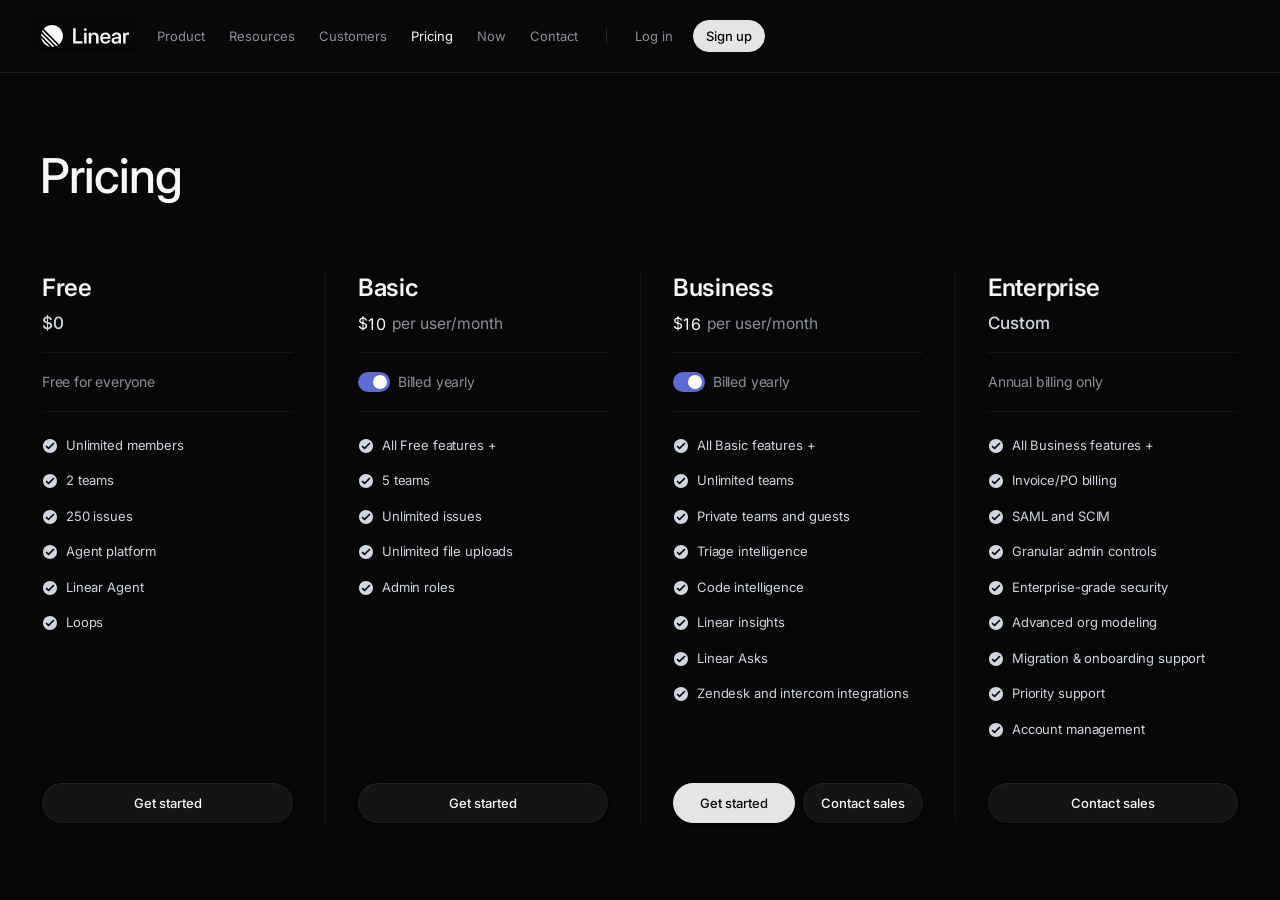
<file: Linear-Pricing.html>
<!doctype html>
<html lang="en">

<head>
  <meta charset="UTF-8" />
  <meta name="viewport" content="width=device-width, initial-scale=1.0" />
  <link rel="preconnect" href="https://fonts.googleapis.com" />
  <link rel="preconnect" href="https://fonts.gstatic.com" crossorigin />
  <link
    href="https://fonts.googleapis.com/css2?family=Arimo:ital,wght@0,400..700;1,400..700&family=DM+Sans:ital,opsz,wght@0,9..40,100..1000;1,9..40,100..1000&family=Familjen+Grotesk:ital,wght@0,400..700;1,400..700&family=Figtree:ital,wght@0,300..900;1,300..900&family=Fraunces:ital,opsz,wght@0,9..144,100..900;1,9..144,100..900&family=Funnel+Display:wght@300..800&family=Inter:ital,opsz,wght@0,14..32,100..900;1,14..32,100..900&family=JetBrains+Mono:ital,wght@0,100..800;1,100..800&family=M+PLUS+Rounded+1c&family=Montserrat:ital,wght@0,100..900;1,100..900&family=Murecho:wght@100..900&family=Roboto+Mono:ital,wght@0,100..700;1,100..700&family=SN+Pro:ital,wght@0,200..900;1,200..900&family=WDXL+Lubrifont+SC&display=swap"
    rel="stylesheet" />
  <link rel="preload" href="https://static.linear.app/fonts/InterVariable.woff2?v=4.1" as="font" type="font/woff2"
    crossorigin="anonymous" />
  <link rel="stylesheet" href="Linear-Pricing.css" />
  <title>Linear-Pricing</title>
</head>

<body>
  <div class="body-container">
    <div class="data-header">
      <header class="h">
        <nav class="h-n">
          <div class="header">
            <div class="header-wrapper">
              <ul class="nav-ul">
                <li class="n-l1">
                  <span class="l-s">
                    <a href="/homepage" aria-label="Navigate to home" data-radix-collection-item="" class="l-a"
                      rel="noopener">
                      <svg class="l-svg" height="22" viewBox="0 0 400 100" fill="currentColor" size="22"
                        color="currentColor" aria-label="Linear">
                        <path class="l-path" fill-rule="evenodd" clip-rule="evenodd"
                          d="M12.9266 16.3713c-.5283.5806-.4933 1.4714.0617 2.0265l68.5946 68.5946c.5551.555 1.4459.59 2.0265.0617 10.0579-9.1522 16.3713-22.3478 16.3713-37.0179C99.9807 22.402 77.5788 0 49.9445 0 35.2744 0 22.0788 6.31337 12.9266 16.3713ZM4.35334 29.3894c-.25348.5589-.12567 1.2142.30824 1.6481L68.9432 95.3191c.4339.4339 1.0892.5617 1.6481.3083 1.485-.6736 2.9312-1.4176 4.3344-2.2277.8341-.4815.9618-1.6195.2808-2.3005L8.88146 24.7742c-.68097-.681-1.81894-.5532-2.30045.2808-.81013 1.4032-1.55411 2.8494-2.22767 4.3344ZM.453579 47.796c-.300979-.301-.46112014-.7158-.4327856-1.1405.1327026-1.9891.3816396-3.9463.7400796-5.865.214926-1.1505 1.620727-1.5497 2.448307-.7222L59.9124 96.7715c.8275.8276.4283 2.2334-.7222 2.4483-1.9187.3585-3.8759.6074-5.865.7401-.4247.0283-.8395-.1318-1.1405-.4328L.453579 47.796ZM3.93331 61.7589c-1.0331-1.0331-2.70028-.1429-2.32193 1.2683C6.22104 80.2203 19.7604 93.7597 36.9535 98.3693c1.4112.3784 2.3014-1.2888 1.2683-2.3219L3.93331 61.7589ZM201.602 27.535c3.587 0 6.494-2.918 6.494-6.5175S205.189 14.5 201.602 14.5c-3.586 0-6.493 2.918-6.493 6.5175s2.907 6.5175 6.493 6.5175Zm-55.621 56.8396V14.5039h11.54v59.648h31.115v10.2227h-42.655Zm82.136-28.511v28.511h-11.166V34.8555h11.026v8.4876l.14-.0937c1.121-2.6573 2.928-4.8769 5.42-6.6589 2.491-1.8132 5.668-2.7198 9.531-2.7198 3.426 0 6.54.766 9.344 2.2978 2.803 1.5006 5.045 3.7045 6.727 6.6119 1.682 2.9074 2.523 6.4713 2.523 10.6916v30.9026h-11.166V55.0195c0-3.7514-.997-6.5963-2.99-8.5345-1.962-1.9695-4.594-2.9543-7.896-2.9543-2.118 0-4.049.4377-5.793 1.313-1.744.8754-3.13 2.2196-4.158 4.0328-1.028 1.8132-1.542 4.1422-1.542 6.9871Zm101.105 27.6669c2.554 1.0942 5.482 1.6413 8.783 1.6413 2.71 0 5.03-.3439 6.961-1.0317 1.932-.719 3.52-1.6725 4.766-2.8605 1.277-1.1879 2.289-2.4853 3.037-3.8921h.187v6.9871h10.699V50.2833c0-2.4072-.468-4.6111-1.402-6.6119-.934-2.0008-2.289-3.7358-4.065-5.2051-1.744-1.4694-3.862-2.5948-6.354-3.3763-2.491-.8129-5.295-1.2193-8.409-1.2193-4.267 0-7.958.7347-11.073 2.204-3.084 1.4381-5.497 3.3763-7.242 5.8148-1.744 2.4384-2.694 5.1895-2.85 8.2531h10.793c.124-1.438.623-2.7198 1.495-3.8452.872-1.1254 2.056-2.0008 3.551-2.626 1.495-.6565 3.223-.9848 5.186-.9848 1.962 0 3.628.3283 4.999.9848 1.401.6565 2.476 1.5475 3.223 2.6729.748 1.1254 1.122 2.4384 1.122 3.939v.3752c0 1.1254-.39 1.9538-1.168 2.4853-.748.5314-2.025.9222-3.831 1.1723-1.776.2501-4.205.5471-7.289.891-2.523.2813-4.952.7034-7.288 1.2661-2.336.5627-4.423 1.3912-6.261 2.4853-1.806 1.0942-3.239 2.5479-4.298 4.3611-1.059 1.8132-1.588 4.1422-1.588 6.987 0 3.2826.747 6.0336 2.242 8.2532 1.495 2.1884 3.52 3.8453 6.074 4.9707Zm18.081-8.3001c-1.807.9691-4.034 1.4537-6.681 1.4537-2.679 0-4.813-.5627-6.401-1.6881-1.589-1.1567-2.383-2.7355-2.383-4.7362 0-1.5631.436-2.8293 1.308-3.7984.904-.9691 2.087-1.735 3.551-2.2977 1.464-.5628 3.052-.9535 4.765-1.1724 1.246-.1875 2.461-.3751 3.645-.5627 1.183-.2188 2.289-.422 3.317-.6096 1.028-.2188 1.9-.4377 2.616-.6565.748-.2188 1.293-.4533 1.635-.7034v5.5334c0 1.9382-.451 3.7202-1.355 5.3458-.872 1.5944-2.211 2.8917-4.017 3.8921Zm26.094 9.1442V34.8555h10.745v8.1594h.141c.903-2.8136 2.32-4.955 4.251-6.4244 1.962-1.5005 4.532-2.2508 7.709-2.2508.779 0 1.48.0312 2.102.0938.655.0312 1.2.0625 1.636.0937v10.082c-.405-.0625-1.122-.1406-2.149-.2344-1.028-.0938-2.118-.1407-3.271-.1407-1.838 0-3.519.422-5.046 1.2661-1.526.8441-2.741 2.1415-3.644 3.8921-.872 1.7195-1.308 3.8922-1.308 6.5182v28.4641h-11.166Zm-177.401 0V34.8555h11.166v49.5191h-11.166Zm84.238-2.204c3.582 2.2196 7.834 3.3294 12.755 3.3294 3.8 0 7.257-.6878 10.372-2.0633 3.146-1.4068 5.762-3.3294 7.849-5.7678 2.087-2.4697 3.442-5.3146 4.065-8.5346h-10.512c-.468 1.4693-1.231 2.7667-2.29 3.8921-1.027 1.0942-2.32 1.9539-3.877 2.5792-1.558.6252-3.364.9378-5.42.9378-2.772 0-5.155-.6252-7.148-1.8757-1.962-1.2505-3.457-2.9855-4.485-5.2051-.933-2.043-1.443-4.3564-1.529-6.9402h35.915v-3.0012c0-3.8139-.561-7.284-1.682-10.4102-1.121-3.1575-2.71-5.8773-4.766-8.1594-2.055-2.3134-4.531-4.0953-7.428-5.3458-2.866-1.2505-6.058-1.8757-9.578-1.8757-4.578 0-8.627 1.1098-12.147 3.3294-3.52 2.2196-6.276 5.2833-8.27 9.191-1.993 3.9078-2.99 8.3782-2.99 13.4114 0 5.0019.966 9.4568 2.897 13.3645 1.931 3.8765 4.688 6.9246 8.269 9.1442Zm23.501-32.7783c-1.028-2.1258-2.492-3.767-4.392-4.9237-1.9-1.1567-4.142-1.7351-6.728-1.7351-2.554 0-4.781.5784-6.681 1.7351-1.868 1.1567-3.332 2.7979-4.391 4.9237-.756 1.5396-1.234 3.2903-1.434 5.2521h25.059c-.2-1.9618-.678-3.7125-1.433-5.2521Z">
                        </path>
                      </svg>
                    </a>
                  </span>
                </li>
                <li class="n-l2">
                  <ul class="li-ul">
                    <li class="l2-li">
                      <button type="button" class="li-b" id="li-1">
                        Product
                      </button>
                    </li>
                    <li class="l2-li">
                      <button type="button" class="li-b" id="li-2">
                        Resources
                      </button>
                    </li>
                    <li class="l2-li">
                      <button type="button" class="li-b" id="li-3">
                        Customers
                      </button>
                    </li>
                    <li class="l2-li">
                      <button type="button" class="li-b" id="li-4" style="color: #f7f8f8;">
                        Pricing
                      </button>
                    </li>
                    <li class="l2-li l2-li5">
                      <button type="button" class="li-b" id="li-5">
                        Now
                      </button>
                    </li>
                    <li class="l2-li">
                      <button type="button" class="li-b" id="li-6">
                        Contact
                      </button>
                    </li>
                  </ul>
                  <div style="flex: 1"></div>
                  <div class="n-d"></div>
                  <div style="flex: 1"></div>
                  <ul class="n-btn">
                    <li class="b-l" class="btn-l">
                      <span>
                        <a id="n-b1" class="n-b" href=""> Log in </a>
                      </span>
                    </li>
                    <li class="b-l" class="btn-l">
                      <span>
                        <a id="n-b2" class="n-b" href=""> Sign up </a>
                      </span>
                    </li>
                  </ul>
                </li>
                <li class="n-l3">
                  <button class="n-l3b">
                    <svg width="16" height="16" viewBox="0 0 16 16" fill="#f7f8f8" xmlns="http://www.w3.org/2000/svg">
                      <rect x="1" y="7.5" width="14" height="1" rx="0.5"
                        style="transform-origin:center;transition:160ms cubic-bezier(0.25, 0.46, 0.45, 0.94);transform:translateY(-3.5px)">
                      </rect>
                      <rect x="1" y="7.5" width="14" height="1" rx="0.5"
                        style="transform-origin:center;transition:160ms cubic-bezier(0.25, 0.46, 0.45, 0.94);transform:translateY(3.5px)">
                      </rect>
                    </svg>
                  </button>
                </li>
              </ul>
            </div>
          </div>
        </nav>
      </header>
    </div>
    <main class="l-content">
      <div class="skip-nav"></div>
      <div class="content">
        <div class="c1">
          <div class="c1-a">
            <header class="c1-aH">
              <div class="c1-ah">
                <h1 class="ah-a">Pricing</h1>
              </div>
            </header>
          </div>
          <div class="c1-t">
            <section class="c1-ts">
              <div class="c1-tsd">
                <h3 class="c1-tsd-h">Free</h3>
                <div class="b-space" style="height: 8px"></div>
                <div class="c1-tsd-d"><span class="c1-tsd-ds">$0</span></div>
              </div>
              <span class="c1-tss">

                <div class="c1-tss-d"><span class="c1-tss-ds">Free for everyone</span></div>
              </span>
              <div class="b-space" style="height: 24px"></div>
              <ul class="c1-tsul">
                <li class="c1-tsli">
                  <svg width="16" height="16" viewBox="0 0 16 16" role="img" focusable="false" aria-hidden="true"
                    xmlns="http://www.w3.org/2000/svg" class="c1-ts-lisv" style="color:#d0d6e0" fill="d0d6e0">
                    <path fill-rule="evenodd" clip-rule="evenodd"
                      d="M8 1.00195C4.13401 1.00195 1 4.13596 1 8.00195C1 11.8679 4.13401 15.002 8 15.002C11.866 15.002 15 11.8679 15 8.00195C15 4.13596 11.866 1.00195 8 1.00195ZM12.101 6.10299C12.433 5.77105 12.433 5.23286 12.101 4.90091C11.7691 4.56897 11.2309 4.56897 10.899 4.90091L6.5 9.29987L5.10104 7.90091C4.7691 7.56897 4.2309 7.56897 3.89896 7.90091C3.56701 8.23286 3.56701 8.77105 3.89896 9.10299L5.89896 11.103C6.2309 11.4349 6.7691 11.4349 7.10104 11.103L12.101 6.10299Z">
                    </path>
                  </svg>
                  <span class="c1-ts-lis">
                    Unlimited members</span>
                </li>
                <li class="c1-tsli">
                  <svg width="16" height="16" viewBox="0 0 16 16" role="img" focusable="false" aria-hidden="true"
                    xmlns="http://www.w3.org/2000/svg" class="c1-ts-lisv" style="color:#d0d6e0" fill="d0d6e0">
                    <path fill-rule="evenodd" clip-rule="evenodd"
                      d="M8 1.00195C4.13401 1.00195 1 4.13596 1 8.00195C1 11.8679 4.13401 15.002 8 15.002C11.866 15.002 15 11.8679 15 8.00195C15 4.13596 11.866 1.00195 8 1.00195ZM12.101 6.10299C12.433 5.77105 12.433 5.23286 12.101 4.90091C11.7691 4.56897 11.2309 4.56897 10.899 4.90091L6.5 9.29987L5.10104 7.90091C4.7691 7.56897 4.2309 7.56897 3.89896 7.90091C3.56701 8.23286 3.56701 8.77105 3.89896 9.10299L5.89896 11.103C6.2309 11.4349 6.7691 11.4349 7.10104 11.103L12.101 6.10299Z">
                    </path>
                  </svg><span class="c1-ts-lis">2 teams</span>
                </li>
                <li class="c1-tsli">
                  <svg width="16" height="16" viewBox="0 0 16 16" role="img" focusable="false" aria-hidden="true"
                    xmlns="http://www.w3.org/2000/svg" class="c1-ts-lisv" style="color:#d0d6e0" fill="d0d6e0">
                    <path fill-rule="evenodd" clip-rule="evenodd"
                      d="M8 1.00195C4.13401 1.00195 1 4.13596 1 8.00195C1 11.8679 4.13401 15.002 8 15.002C11.866 15.002 15 11.8679 15 8.00195C15 4.13596 11.866 1.00195 8 1.00195ZM12.101 6.10299C12.433 5.77105 12.433 5.23286 12.101 4.90091C11.7691 4.56897 11.2309 4.56897 10.899 4.90091L6.5 9.29987L5.10104 7.90091C4.7691 7.56897 4.2309 7.56897 3.89896 7.90091C3.56701 8.23286 3.56701 8.77105 3.89896 9.10299L5.89896 11.103C6.2309 11.4349 6.7691 11.4349 7.10104 11.103L12.101 6.10299Z">
                    </path>
                  </svg><span class="c1-ts-lis">250 issues</span>
                </li>
                <li class="c1-tsli">
                  <svg width="16" height="16" viewBox="0 0 16 16" role="img" focusable="false" aria-hidden="true"
                    xmlns="http://www.w3.org/2000/svg" class="c1-ts-lisv" style="color:#d0d6e0" fill="d0d6e0">
                    <path fill-rule="evenodd" clip-rule="evenodd"
                      d="M8 1.00195C4.13401 1.00195 1 4.13596 1 8.00195C1 11.8679 4.13401 15.002 8 15.002C11.866 15.002 15 11.8679 15 8.00195C15 4.13596 11.866 1.00195 8 1.00195ZM12.101 6.10299C12.433 5.77105 12.433 5.23286 12.101 4.90091C11.7691 4.56897 11.2309 4.56897 10.899 4.90091L6.5 9.29987L5.10104 7.90091C4.7691 7.56897 4.2309 7.56897 3.89896 7.90091C3.56701 8.23286 3.56701 8.77105 3.89896 9.10299L5.89896 11.103C6.2309 11.4349 6.7691 11.4349 7.10104 11.103L12.101 6.10299Z">
                    </path>
                  </svg><span class="c1-ts-lis">Agent platform</span>
                </li>
                <li class="c1-tsli">
                  <svg width="16" height="16" viewBox="0 0 16 16" role="img" focusable="false" aria-hidden="true"
                    xmlns="http://www.w3.org/2000/svg" class="c1-ts-lisv" style="color:#d0d6e0" fill="d0d6e0">
                    <path fill-rule="evenodd" clip-rule="evenodd"
                      d="M8 1.00195C4.13401 1.00195 1 4.13596 1 8.00195C1 11.8679 4.13401 15.002 8 15.002C11.866 15.002 15 11.8679 15 8.00195C15 4.13596 11.866 1.00195 8 1.00195ZM12.101 6.10299C12.433 5.77105 12.433 5.23286 12.101 4.90091C11.7691 4.56897 11.2309 4.56897 10.899 4.90091L6.5 9.29987L5.10104 7.90091C4.7691 7.56897 4.2309 7.56897 3.89896 7.90091C3.56701 8.23286 3.56701 8.77105 3.89896 9.10299L5.89896 11.103C6.2309 11.4349 6.7691 11.4349 7.10104 11.103L12.101 6.10299Z">
                    </path>
                  </svg><span class="c1-ts-lis">Linear Agent</span>
                </li>
                <li class="c1-tsli">
                  <svg width="16" height="16" viewBox="0 0 16 16" role="img" focusable="false" aria-hidden="true"
                    xmlns="http://www.w3.org/2000/svg" class="c1-ts-lisv" style="color:#d0d6e0" fill="d0d6e0">
                    <path fill-rule="evenodd" clip-rule="evenodd"
                      d="M8 1.00195C4.13401 1.00195 1 4.13596 1 8.00195C1 11.8679 4.13401 15.002 8 15.002C11.866 15.002 15 11.8679 15 8.00195C15 4.13596 11.866 1.00195 8 1.00195ZM12.101 6.10299C12.433 5.77105 12.433 5.23286 12.101 4.90091C11.7691 4.56897 11.2309 4.56897 10.899 4.90091L6.5 9.29987L5.10104 7.90091C4.7691 7.56897 4.2309 7.56897 3.89896 7.90091C3.56701 8.23286 3.56701 8.77105 3.89896 9.10299L5.89896 11.103C6.2309 11.4349 6.7691 11.4349 7.10104 11.103L12.101 6.10299Z">
                    </path>
                  </svg><span class="c1-ts-lis">Loops</span>
                </li>
              </ul>
              <div class="b-space" style="height: 44px"></div>
              <div class="c1-tsb"><button class="c1-tsb-btn">Get started</button></div>
            </section>
            <section class="c1-ts">
              <div class="c1-tsd">
                <h3 class="c1-tsd-h">Basic</h3>
                <div class="b-space" style="height: 8px"></div>
                <div class="c1-tsd-d">
                  <span class="c1tsdds1">
                    <span class="c1tsdds">
                      <span class="c1-tsd-ds1">
                        <span class="c1-tsd-ds1-a">$</span>
                        <span class="c1-tsd-ds1-b">10</span>
                      </span><span class="c1-tsd-ds2">per user/month</span>
                    </span>
                  </span>
                </div>
              </div>
              <span class="c1-tss">
                <div class="c1-tss-d"><span class="c1-tss-ds" style="gap: 8px;">
                    <span class="c1-tss-ds1">
                      <input type="checkbox" id="toggle" class="toggle" checked>
                      <label for="toggle" class="switch"></label>
                    </span>
                    <span class="c1-tss-ds2">Billed yearly</span>
                  </span></div>
              </span>
              <div class="b-space" style="height: 24px"></div>
              <ul class="c1-tsul">
                <li class="c1-tsli">
                  <svg width="16" height="16" viewBox="0 0 16 16" role="img" focusable="false" aria-hidden="true"
                    xmlns="http://www.w3.org/2000/svg" class="c1-ts-lisv" style="color:#d0d6e0" fill="d0d6e0">
                    <path fill-rule="evenodd" clip-rule="evenodd"
                      d="M8 1.00195C4.13401 1.00195 1 4.13596 1 8.00195C1 11.8679 4.13401 15.002 8 15.002C11.866 15.002 15 11.8679 15 8.00195C15 4.13596 11.866 1.00195 8 1.00195ZM12.101 6.10299C12.433 5.77105 12.433 5.23286 12.101 4.90091C11.7691 4.56897 11.2309 4.56897 10.899 4.90091L6.5 9.29987L5.10104 7.90091C4.7691 7.56897 4.2309 7.56897 3.89896 7.90091C3.56701 8.23286 3.56701 8.77105 3.89896 9.10299L5.89896 11.103C6.2309 11.4349 6.7691 11.4349 7.10104 11.103L12.101 6.10299Z">
                    </path>
                  </svg><span class="c1-ts-lis">All Free features +
                  </span>
                </li>
                <li class="c1-tsli">
                  <svg width="16" height="16" viewBox="0 0 16 16" role="img" focusable="false" aria-hidden="true"
                    xmlns="http://www.w3.org/2000/svg" class="c1-ts-lisv" style="color:#d0d6e0" fill="d0d6e0">
                    <path fill-rule="evenodd" clip-rule="evenodd"
                      d="M8 1.00195C4.13401 1.00195 1 4.13596 1 8.00195C1 11.8679 4.13401 15.002 8 15.002C11.866 15.002 15 11.8679 15 8.00195C15 4.13596 11.866 1.00195 8 1.00195ZM12.101 6.10299C12.433 5.77105 12.433 5.23286 12.101 4.90091C11.7691 4.56897 11.2309 4.56897 10.899 4.90091L6.5 9.29987L5.10104 7.90091C4.7691 7.56897 4.2309 7.56897 3.89896 7.90091C3.56701 8.23286 3.56701 8.77105 3.89896 9.10299L5.89896 11.103C6.2309 11.4349 6.7691 11.4349 7.10104 11.103L12.101 6.10299Z">
                    </path>
                  </svg><span class="c1-ts-lis">5 teams</span>
                </li>
                <li class="c1-tsli">

                  <svg width="16" height="16" viewBox="0 0 16 16" role="img" focusable="false" aria-hidden="true"
                    xmlns="http://www.w3.org/2000/svg" class="c1-ts-lisv" style="color:#d0d6e0" fill="d0d6e0">
                    <path fill-rule="evenodd" clip-rule="evenodd"
                      d="M8 1.00195C4.13401 1.00195 1 4.13596 1 8.00195C1 11.8679 4.13401 15.002 8 15.002C11.866 15.002 15 11.8679 15 8.00195C15 4.13596 11.866 1.00195 8 1.00195ZM12.101 6.10299C12.433 5.77105 12.433 5.23286 12.101 4.90091C11.7691 4.56897 11.2309 4.56897 10.899 4.90091L6.5 9.29987L5.10104 7.90091C4.7691 7.56897 4.2309 7.56897 3.89896 7.90091C3.56701 8.23286 3.56701 8.77105 3.89896 9.10299L5.89896 11.103C6.2309 11.4349 6.7691 11.4349 7.10104 11.103L12.101 6.10299Z">
                    </path>
                  </svg><span class="c1-ts-lis">Unlimited issues</span>
                </li>
                <li class="c1-tsli">
                  <svg width="16" height="16" viewBox="0 0 16 16" role="img" focusable="false" aria-hidden="true"
                    xmlns="http://www.w3.org/2000/svg" class="c1-ts-lisv" style="color:#d0d6e0" fill="d0d6e0">
                    <path fill-rule="evenodd" clip-rule="evenodd"
                      d="M8 1.00195C4.13401 1.00195 1 4.13596 1 8.00195C1 11.8679 4.13401 15.002 8 15.002C11.866 15.002 15 11.8679 15 8.00195C15 4.13596 11.866 1.00195 8 1.00195ZM12.101 6.10299C12.433 5.77105 12.433 5.23286 12.101 4.90091C11.7691 4.56897 11.2309 4.56897 10.899 4.90091L6.5 9.29987L5.10104 7.90091C4.7691 7.56897 4.2309 7.56897 3.89896 7.90091C3.56701 8.23286 3.56701 8.77105 3.89896 9.10299L5.89896 11.103C6.2309 11.4349 6.7691 11.4349 7.10104 11.103L12.101 6.10299Z">
                    </path>
                  </svg><span class="c1-ts-lis">Unlimited file
                    uploads</span>
                </li>
                <li class="c1-tsli">
                  <svg width="16" height="16" viewBox="0 0 16 16" role="img" focusable="false" aria-hidden="true"
                    xmlns="http://www.w3.org/2000/svg" class="c1-ts-lisv" style="color:#d0d6e0" fill="d0d6e0">
                    <path fill-rule="evenodd" clip-rule="evenodd"
                      d="M8 1.00195C4.13401 1.00195 1 4.13596 1 8.00195C1 11.8679 4.13401 15.002 8 15.002C11.866 15.002 15 11.8679 15 8.00195C15 4.13596 11.866 1.00195 8 1.00195ZM12.101 6.10299C12.433 5.77105 12.433 5.23286 12.101 4.90091C11.7691 4.56897 11.2309 4.56897 10.899 4.90091L6.5 9.29987L5.10104 7.90091C4.7691 7.56897 4.2309 7.56897 3.89896 7.90091C3.56701 8.23286 3.56701 8.77105 3.89896 9.10299L5.89896 11.103C6.2309 11.4349 6.7691 11.4349 7.10104 11.103L12.101 6.10299Z">
                    </path>
                  </svg><span class="c1-ts-lis">Admin roles</span>
                </li>
              </ul>
              <div class="b-space" style="height: 44px"></div>
              <div class="c1-tsb"><button class="c1-tsb-btn">Get started</button></div>
            </section>
            <section class="c1-ts">
              <div class="c1-tsd">
                <h3 class="c1-tsd-h">Business</h3>
                <div class="b-space" style="height: 8px"></div>
                <div class="c1-tsd-d">
                  <span class="c1tsdds1">
                    <span class="c1tsdds">
                      <span class="c1-tsd-ds1">
                        <span class="c1-tsd-ds1-a">$</span>
                        <span class="c1-tsd-ds1-b">16</span>
                      </span><span class="c1-tsd-ds2">per user/month</span>
                    </span>
                </div>
              </div>
              <span class="c1-tss">
                <div class="c1-tss-d">
                  <span class="c1-tss-ds" style="gap: 8px;">
                    <span class="c1-tss-ds1">
                      <input type="checkbox" id="toggle1" class="toggle" checked>
                      <label for="toggle1" class="switch"></label>
                    </span>
                    <span class="c1-tss-ds2">Billed yearly</span>
                </div>
              </span>
              <div class="b-space" style="height: 24px"></div>
              <ul class="c1-tsul">
                <li class="c1-tsli">
                  <svg width="16" height="16" viewBox="0 0 16 16" role="img" focusable="false" aria-hidden="true"
                    xmlns="http://www.w3.org/2000/svg" class="c1-ts-lisv" style="color:#d0d6e0" fill="d0d6e0">
                    <path fill-rule="evenodd" clip-rule="evenodd"
                      d="M8 1.00195C4.13401 1.00195 1 4.13596 1 8.00195C1 11.8679 4.13401 15.002 8 15.002C11.866 15.002 15 11.8679 15 8.00195C15 4.13596 11.866 1.00195 8 1.00195ZM12.101 6.10299C12.433 5.77105 12.433 5.23286 12.101 4.90091C11.7691 4.56897 11.2309 4.56897 10.899 4.90091L6.5 9.29987L5.10104 7.90091C4.7691 7.56897 4.2309 7.56897 3.89896 7.90091C3.56701 8.23286 3.56701 8.77105 3.89896 9.10299L5.89896 11.103C6.2309 11.4349 6.7691 11.4349 7.10104 11.103L12.101 6.10299Z">
                    </path>
                  </svg><span class="c1-ts-lis">All Basic features +</span>
                </li>
                <li class="c1-tsli">
                  <svg width="16" height="16" viewBox="0 0 16 16" role="img" focusable="false" aria-hidden="true"
                    xmlns="http://www.w3.org/2000/svg" class="c1-ts-lisv" style="color:#d0d6e0" fill="d0d6e0">
                    <path fill-rule="evenodd" clip-rule="evenodd"
                      d="M8 1.00195C4.13401 1.00195 1 4.13596 1 8.00195C1 11.8679 4.13401 15.002 8 15.002C11.866 15.002 15 11.8679 15 8.00195C15 4.13596 11.866 1.00195 8 1.00195ZM12.101 6.10299C12.433 5.77105 12.433 5.23286 12.101 4.90091C11.7691 4.56897 11.2309 4.56897 10.899 4.90091L6.5 9.29987L5.10104 7.90091C4.7691 7.56897 4.2309 7.56897 3.89896 7.90091C3.56701 8.23286 3.56701 8.77105 3.89896 9.10299L5.89896 11.103C6.2309 11.4349 6.7691 11.4349 7.10104 11.103L12.101 6.10299Z">
                    </path>
                  </svg></span><span class="c1-ts-lis">Unlimited teams</span>
                </li>
                <li class="c1-tsli">
                  <svg width="16" height="16" viewBox="0 0 16 16" role="img" focusable="false" aria-hidden="true"
                    xmlns="http://www.w3.org/2000/svg" class="c1-ts-lisv" style="color:#d0d6e0" fill="d0d6e0">
                    <path fill-rule="evenodd" clip-rule="evenodd"
                      d="M8 1.00195C4.13401 1.00195 1 4.13596 1 8.00195C1 11.8679 4.13401 15.002 8 15.002C11.866 15.002 15 11.8679 15 8.00195C15 4.13596 11.866 1.00195 8 1.00195ZM12.101 6.10299C12.433 5.77105 12.433 5.23286 12.101 4.90091C11.7691 4.56897 11.2309 4.56897 10.899 4.90091L6.5 9.29987L5.10104 7.90091C4.7691 7.56897 4.2309 7.56897 3.89896 7.90091C3.56701 8.23286 3.56701 8.77105 3.89896 9.10299L5.89896 11.103C6.2309 11.4349 6.7691 11.4349 7.10104 11.103L12.101 6.10299Z">
                    </path>
                  </svg></span><span class="c1-ts-lis">Private teams and guests</span>
                </li>
                <li class="c1-tsli">
                  <svg width="16" height="16" viewBox="0 0 16 16" role="img" focusable="false" aria-hidden="true"
                    xmlns="http://www.w3.org/2000/svg" class="c1-ts-lisv" style="color:#d0d6e0" fill="d0d6e0">
                    <path fill-rule="evenodd" clip-rule="evenodd"
                      d="M8 1.00195C4.13401 1.00195 1 4.13596 1 8.00195C1 11.8679 4.13401 15.002 8 15.002C11.866 15.002 15 11.8679 15 8.00195C15 4.13596 11.866 1.00195 8 1.00195ZM12.101 6.10299C12.433 5.77105 12.433 5.23286 12.101 4.90091C11.7691 4.56897 11.2309 4.56897 10.899 4.90091L6.5 9.29987L5.10104 7.90091C4.7691 7.56897 4.2309 7.56897 3.89896 7.90091C3.56701 8.23286 3.56701 8.77105 3.89896 9.10299L5.89896 11.103C6.2309 11.4349 6.7691 11.4349 7.10104 11.103L12.101 6.10299Z">
                    </path>
                  </svg><span class="c1-ts-lis">Triage intelligence</span>
                </li>
                <li class="c1-tsli">
                  <svg width="16" height="16" viewBox="0 0 16 16" role="img" focusable="false" aria-hidden="true"
                    xmlns="http://www.w3.org/2000/svg" class="c1-ts-lisv" style="color:#d0d6e0" fill="d0d6e0">
                    <path fill-rule="evenodd" clip-rule="evenodd"
                      d="M8 1.00195C4.13401 1.00195 1 4.13596 1 8.00195C1 11.8679 4.13401 15.002 8 15.002C11.866 15.002 15 11.8679 15 8.00195C15 4.13596 11.866 1.00195 8 1.00195ZM12.101 6.10299C12.433 5.77105 12.433 5.23286 12.101 4.90091C11.7691 4.56897 11.2309 4.56897 10.899 4.90091L6.5 9.29987L5.10104 7.90091C4.7691 7.56897 4.2309 7.56897 3.89896 7.90091C3.56701 8.23286 3.56701 8.77105 3.89896 9.10299L5.89896 11.103C6.2309 11.4349 6.7691 11.4349 7.10104 11.103L12.101 6.10299Z">
                    </path>
                  </svg><span class="c1-ts-lis">Code intelligence</span>
                </li>
                <li class="c1-tsli">
                  <svg width="16" height="16" viewBox="0 0 16 16" role="img" focusable="false" aria-hidden="true"
                    xmlns="http://www.w3.org/2000/svg" class="c1-ts-lisv" style="color:#d0d6e0" fill="d0d6e0">
                    <path fill-rule="evenodd" clip-rule="evenodd"
                      d="M8 1.00195C4.13401 1.00195 1 4.13596 1 8.00195C1 11.8679 4.13401 15.002 8 15.002C11.866 15.002 15 11.8679 15 8.00195C15 4.13596 11.866 1.00195 8 1.00195ZM12.101 6.10299C12.433 5.77105 12.433 5.23286 12.101 4.90091C11.7691 4.56897 11.2309 4.56897 10.899 4.90091L6.5 9.29987L5.10104 7.90091C4.7691 7.56897 4.2309 7.56897 3.89896 7.90091C3.56701 8.23286 3.56701 8.77105 3.89896 9.10299L5.89896 11.103C6.2309 11.4349 6.7691 11.4349 7.10104 11.103L12.101 6.10299Z">
                    </path>
                  </svg><span class="c1-ts-lis">Linear insights</span>
                </li>
                <li class="c1-tsli">
                  <svg width="16" height="16" viewBox="0 0 16 16" role="img" focusable="false" aria-hidden="true"
                    xmlns="http://www.w3.org/2000/svg" class="c1-ts-lisv" style="color:#d0d6e0" fill="d0d6e0">
                    <path fill-rule="evenodd" clip-rule="evenodd"
                      d="M8 1.00195C4.13401 1.00195 1 4.13596 1 8.00195C1 11.8679 4.13401 15.002 8 15.002C11.866 15.002 15 11.8679 15 8.00195C15 4.13596 11.866 1.00195 8 1.00195ZM12.101 6.10299C12.433 5.77105 12.433 5.23286 12.101 4.90091C11.7691 4.56897 11.2309 4.56897 10.899 4.90091L6.5 9.29987L5.10104 7.90091C4.7691 7.56897 4.2309 7.56897 3.89896 7.90091C3.56701 8.23286 3.56701 8.77105 3.89896 9.10299L5.89896 11.103C6.2309 11.4349 6.7691 11.4349 7.10104 11.103L12.101 6.10299Z">
                    </path>
                  </svg></span><span class="c1-ts-lis">Linear Asks</span>
                </li>
                <li class="c1-tsli">
                  <svg width="16" height="16" viewBox="0 0 16 16" role="img" focusable="false" aria-hidden="true"
                    xmlns="http://www.w3.org/2000/svg" class="c1-ts-lisv" style="color:#d0d6e0" fill="d0d6e0">
                    <path fill-rule="evenodd" clip-rule="evenodd"
                      d="M8 1.00195C4.13401 1.00195 1 4.13596 1 8.00195C1 11.8679 4.13401 15.002 8 15.002C11.866 15.002 15 11.8679 15 8.00195C15 4.13596 11.866 1.00195 8 1.00195ZM12.101 6.10299C12.433 5.77105 12.433 5.23286 12.101 4.90091C11.7691 4.56897 11.2309 4.56897 10.899 4.90091L6.5 9.29987L5.10104 7.90091C4.7691 7.56897 4.2309 7.56897 3.89896 7.90091C3.56701 8.23286 3.56701 8.77105 3.89896 9.10299L5.89896 11.103C6.2309 11.4349 6.7691 11.4349 7.10104 11.103L12.101 6.10299Z">
                    </path>
                  </svg><span class="c1-ts-lis">Zendesk and intercom integrations</span>
                </li>
              </ul>
              <div class="b-space" style="height: 44px"></div>
              <div class="c1-tsb">
                <button class="c1-tsb-btn c1-tsb-btn1">Get started</button>
                <button class="c1-tsb-btn">Contact sales</button>
              </div>
            </section>
            <section class="c1-ts">
              <div class="c1-tsd">
                <h3 class="c1-tsd-h">Enterprise</h3>
                <div class="b-space" style="height: 8px"></div>
                <div class="c1-tsd-d"><span class="c1-tsd-ds">Custom</span></div>
              </div>
              <span class="c1-tss">
                <div class="c1-tss-d"><span class="c1-tss-ds">Annual billing only</span></div>
              </span>
              <div class="b-space" style="height: 24px"></div>
              <ul class="c1-tsul">
                <li class="c1-tsli"><svg width="16" height="16" viewBox="0 0 16 16" role="img" focusable="false"
                    aria-hidden="true" xmlns="http://www.w3.org/2000/svg" class="c1-ts-lisv" style="color:#d0d6e0"
                    fill="d0d6e0">
                    <path fill-rule="evenodd" clip-rule="evenodd"
                      d="M8 1.00195C4.13401 1.00195 1 4.13596 1 8.00195C1 11.8679 4.13401 15.002 8 15.002C11.866 15.002 15 11.8679 15 8.00195C15 4.13596 11.866 1.00195 8 1.00195ZM12.101 6.10299C12.433 5.77105 12.433 5.23286 12.101 4.90091C11.7691 4.56897 11.2309 4.56897 10.899 4.90091L6.5 9.29987L5.10104 7.90091C4.7691 7.56897 4.2309 7.56897 3.89896 7.90091C3.56701 8.23286 3.56701 8.77105 3.89896 9.10299L5.89896 11.103C6.2309 11.4349 6.7691 11.4349 7.10104 11.103L12.101 6.10299Z">
                    </path>
                  </svg><span class="c1-ts-lis">All Business features +</span></li>
                <li class="c1-tsli"><svg width="16" height="16" viewBox="0 0 16 16" role="img" focusable="false"
                    aria-hidden="true" xmlns="http://www.w3.org/2000/svg" class="c1-ts-lisv" style="color:#d0d6e0"
                    fill="d0d6e0">
                    <path fill-rule="evenodd" clip-rule="evenodd"
                      d="M8 1.00195C4.13401 1.00195 1 4.13596 1 8.00195C1 11.8679 4.13401 15.002 8 15.002C11.866 15.002 15 11.8679 15 8.00195C15 4.13596 11.866 1.00195 8 1.00195ZM12.101 6.10299C12.433 5.77105 12.433 5.23286 12.101 4.90091C11.7691 4.56897 11.2309 4.56897 10.899 4.90091L6.5 9.29987L5.10104 7.90091C4.7691 7.56897 4.2309 7.56897 3.89896 7.90091C3.56701 8.23286 3.56701 8.77105 3.89896 9.10299L5.89896 11.103C6.2309 11.4349 6.7691 11.4349 7.10104 11.103L12.101 6.10299Z">
                    </path>
                  </svg><span class="c1-ts-lis">Invoice/PO billing</span></li>
                <li class="c1-tsli"><svg width="16" height="16" viewBox="0 0 16 16" role="img" focusable="false"
                    aria-hidden="true" xmlns="http://www.w3.org/2000/svg" class="c1-ts-lisv" style="color:#d0d6e0"
                    fill="d0d6e0">
                    <path fill-rule="evenodd" clip-rule="evenodd"
                      d="M8 1.00195C4.13401 1.00195 1 4.13596 1 8.00195C1 11.8679 4.13401 15.002 8 15.002C11.866 15.002 15 11.8679 15 8.00195C15 4.13596 11.866 1.00195 8 1.00195ZM12.101 6.10299C12.433 5.77105 12.433 5.23286 12.101 4.90091C11.7691 4.56897 11.2309 4.56897 10.899 4.90091L6.5 9.29987L5.10104 7.90091C4.7691 7.56897 4.2309 7.56897 3.89896 7.90091C3.56701 8.23286 3.56701 8.77105 3.89896 9.10299L5.89896 11.103C6.2309 11.4349 6.7691 11.4349 7.10104 11.103L12.101 6.10299Z">
                    </path>
                  </svg><span class="c1-ts-lis">SAML and SCIM</span></li>
                <li class="c1-tsli"><svg width="16" height="16" viewBox="0 0 16 16" role="img" focusable="false"
                    aria-hidden="true" xmlns="http://www.w3.org/2000/svg" class="c1-ts-lisv" style="color:#d0d6e0"
                    fill="d0d6e0">
                    <path fill-rule="evenodd" clip-rule="evenodd"
                      d="M8 1.00195C4.13401 1.00195 1 4.13596 1 8.00195C1 11.8679 4.13401 15.002 8 15.002C11.866 15.002 15 11.8679 15 8.00195C15 4.13596 11.866 1.00195 8 1.00195ZM12.101 6.10299C12.433 5.77105 12.433 5.23286 12.101 4.90091C11.7691 4.56897 11.2309 4.56897 10.899 4.90091L6.5 9.29987L5.10104 7.90091C4.7691 7.56897 4.2309 7.56897 3.89896 7.90091C3.56701 8.23286 3.56701 8.77105 3.89896 9.10299L5.89896 11.103C6.2309 11.4349 6.7691 11.4349 7.10104 11.103L12.101 6.10299Z">
                    </path>
                  </svg><span class="c1-ts-lis">Granular admin controls</span></li>
                <li class="c1-tsli"><svg width="16" height="16" viewBox="0 0 16 16" role="img" focusable="false"
                    aria-hidden="true" xmlns="http://www.w3.org/2000/svg" class="c1-ts-lisv" style="color:#d0d6e0"
                    fill="d0d6e0">
                    <path fill-rule="evenodd" clip-rule="evenodd"
                      d="M8 1.00195C4.13401 1.00195 1 4.13596 1 8.00195C1 11.8679 4.13401 15.002 8 15.002C11.866 15.002 15 11.8679 15 8.00195C15 4.13596 11.866 1.00195 8 1.00195ZM12.101 6.10299C12.433 5.77105 12.433 5.23286 12.101 4.90091C11.7691 4.56897 11.2309 4.56897 10.899 4.90091L6.5 9.29987L5.10104 7.90091C4.7691 7.56897 4.2309 7.56897 3.89896 7.90091C3.56701 8.23286 3.56701 8.77105 3.89896 9.10299L5.89896 11.103C6.2309 11.4349 6.7691 11.4349 7.10104 11.103L12.101 6.10299Z">
                    </path>
                  </svg><span class="c1-ts-lis">Enterprise-grade security</span></li>
                <li class="c1-tsli"><svg width="16" height="16" viewBox="0 0 16 16" role="img" focusable="false"
                    aria-hidden="true" xmlns="http://www.w3.org/2000/svg" class="c1-ts-lisv" style="color:#d0d6e0"
                    fill="d0d6e0">
                    <path fill-rule="evenodd" clip-rule="evenodd"
                      d="M8 1.00195C4.13401 1.00195 1 4.13596 1 8.00195C1 11.8679 4.13401 15.002 8 15.002C11.866 15.002 15 11.8679 15 8.00195C15 4.13596 11.866 1.00195 8 1.00195ZM12.101 6.10299C12.433 5.77105 12.433 5.23286 12.101 4.90091C11.7691 4.56897 11.2309 4.56897 10.899 4.90091L6.5 9.29987L5.10104 7.90091C4.7691 7.56897 4.2309 7.56897 3.89896 7.90091C3.56701 8.23286 3.56701 8.77105 3.89896 9.10299L5.89896 11.103C6.2309 11.4349 6.7691 11.4349 7.10104 11.103L12.101 6.10299Z">
                    </path>
                  </svg><span class="c1-ts-lis">Advanced org modeling</span></li>
                <li class="c1-tsli"><svg width="16" height="16" viewBox="0 0 16 16" role="img" focusable="false"
                    aria-hidden="true" xmlns="http://www.w3.org/2000/svg" class="c1-ts-lisv" style="color:#d0d6e0"
                    fill="d0d6e0">
                    <path fill-rule="evenodd" clip-rule="evenodd"
                      d="M8 1.00195C4.13401 1.00195 1 4.13596 1 8.00195C1 11.8679 4.13401 15.002 8 15.002C11.866 15.002 15 11.8679 15 8.00195C15 4.13596 11.866 1.00195 8 1.00195ZM12.101 6.10299C12.433 5.77105 12.433 5.23286 12.101 4.90091C11.7691 4.56897 11.2309 4.56897 10.899 4.90091L6.5 9.29987L5.10104 7.90091C4.7691 7.56897 4.2309 7.56897 3.89896 7.90091C3.56701 8.23286 3.56701 8.77105 3.89896 9.10299L5.89896 11.103C6.2309 11.4349 6.7691 11.4349 7.10104 11.103L12.101 6.10299Z">
                    </path>
                  </svg><span class="c1-ts-lis">Migration & onboarding support</span></li>
                <li class="c1-tsli"><svg width="16" height="16" viewBox="0 0 16 16" role="img" focusable="false"
                    aria-hidden="true" xmlns="http://www.w3.org/2000/svg" class="c1-ts-lisv" style="color:#d0d6e0"
                    fill="d0d6e0">
                    <path fill-rule="evenodd" clip-rule="evenodd"
                      d="M8 1.00195C4.13401 1.00195 1 4.13596 1 8.00195C1 11.8679 4.13401 15.002 8 15.002C11.866 15.002 15 11.8679 15 8.00195C15 4.13596 11.866 1.00195 8 1.00195ZM12.101 6.10299C12.433 5.77105 12.433 5.23286 12.101 4.90091C11.7691 4.56897 11.2309 4.56897 10.899 4.90091L6.5 9.29987L5.10104 7.90091C4.7691 7.56897 4.2309 7.56897 3.89896 7.90091C3.56701 8.23286 3.56701 8.77105 3.89896 9.10299L5.89896 11.103C6.2309 11.4349 6.7691 11.4349 7.10104 11.103L12.101 6.10299Z">
                    </path>
                  </svg><span class="c1-ts-lis">Priority support</span></li>
                <li class="c1-tsli"><svg width="16" height="16" viewBox="0 0 16 16" role="img" focusable="false"
                    aria-hidden="true" xmlns="http://www.w3.org/2000/svg" class="c1-ts-lisv" style="color:#d0d6e0"
                    fill="d0d6e0">
                    <path fill-rule="evenodd" clip-rule="evenodd"
                      d="M8 1.00195C4.13401 1.00195 1 4.13596 1 8.00195C1 11.8679 4.13401 15.002 8 15.002C11.866 15.002 15 11.8679 15 8.00195C15 4.13596 11.866 1.00195 8 1.00195ZM12.101 6.10299C12.433 5.77105 12.433 5.23286 12.101 4.90091C11.7691 4.56897 11.2309 4.56897 10.899 4.90091L6.5 9.29987L5.10104 7.90091C4.7691 7.56897 4.2309 7.56897 3.89896 7.90091C3.56701 8.23286 3.56701 8.77105 3.89896 9.10299L5.89896 11.103C6.2309 11.4349 6.7691 11.4349 7.10104 11.103L12.101 6.10299Z">
                    </path>
                  </svg><span class="c1-ts-lis">Account management</span>
                </li>
              </ul>
              <div class="b-space" style="height: 44px"></div>
              <div class="c1-tsb"><button class="c1-tsb-btn">Contact sales</button></div>
            </section>
          </div>
          <div class="b-space" style="height: 70px"></div>
        </div>
    </main>
  </div>
</body>

</html>
</file>
<file: Linear-Pricing.css>
* {
    margin: 0;
    padding: 0;
    box-sizing: border-box;
    outline-color: #0000;
}

body {
    font-family: "Inter", sans-serif;
    color: #f7f8f8;
    min-height: 100vh;
    max-width: 1349px;
    background-color: #070708;
}

a,
button,
label,
textarea {
    border: none;
    text-decoration: none;
    color: #f7f8f8;
    font-family: "Inter", sans-serif;
    background-color: #070708;
    cursor: pointer;
}

ul {
    list-style: none;
}

#tB {
    display: none;
}

.b-space {
    display: flex;
    flex-shrink: 0;
    width: 0;
}

.show-mobile {
    display: none;
}

.body-container {
    display: flex;
    flex-direction: column;
    width: 100%;
    height: auto;
    overflow-x: hidden;
}

.h {
    display: block;
    user-select: none;
    isolation: isolate;
    z-index: 100;
    transform: matrix(1, 0, 0, 1, 0, 0);
    backdrop-filter: blur(20px);
    background: linear-gradient(180deg,
            #0b0b0bcc 0%,
            color-mix(in oklab, #0b0b0bcc 100%, transparent 5%) 100%);
    border-bottom: 1px solid #ffffff14 !important;
    transition: 0.1s cubic-bezier(0.25, 0.46, 0.45, 0.94);
    top: 0;
    margin-inline: auto;
    transition-property: border-color, background;
    position: fixed;
    inset-inline: 0;
}

.h::before {
    content: "";
    pointer-events: none;
    z-index: -1;
    background: linear-gradient(180deg, #08090a 0%, transparent 100%);
    position: absolute;
    inset: 0;
}

.h-n {
    height: 100%;
    display: flex;
    text-align: center;
}

.header {
    display: flex;
    align-items: center;
    height: 72px;
    width: 100%;
    max-width: calc(1344px + 46px * 2);
    padding: 0px 77px;
    margin-inline: auto;
    position: relative;
    flex-shrink: 0;
}

.nav-ul {
    display: flex;
    min-height: 72px;
    width: 100%;
    align-items: center;
    gap: 8px;
    list-style: none;
}

.n-l1 {
    flex: 1;
    justify-content: flex-start;
    display: flex;
    white-space: nowrap;
}

.l-s {
    display: flex;
}

.l-a {
    border-radius: 6px;
    justify-content: flex-start;
    align-items: center;
    height: 32px;
    margin-left: -8px;
    padding: 0 8px;
    display: flex;
}

.l-svg {
    color: rgb(247, 248, 248);
}

.n-l2 {
    display: flex;
    align-items: center;
    flex-shrink: 0;
    width: 100%;
    max-width: 620px;
}

.li-ul {
    height: 32px;
    display: flex;
    flex-direction: row;
    align-items: center;
    list-style: none;
}

.l2-li {
    display: grid;
    list-style: none;
}

.li-b {
    display: flex;
    align-items: center;
    justify-content: center;
    height: 32px;
    font-size: 13px;
    background-color: rgba(0, 0, 0, 0);
    color: rgb(138, 143, 152);
    font-family: "Inter", sans-serif;
    border: none;
    padding: 0 12px;
}

#li-1 {
    isolation: isolate;
    position: relative;
}

#li-2 {
    isolation: isolate;
    position: relative;
}

.n-l3 {
    display: none;
}

.n-d {
    display: flex;
    align-items: center;
    justify-content: center;
    background-color: rgb(35, 37, 42);
    width: 1px;
    height: 16px;
    margin-inline: 8px;
}

.n-btn {
    display: flex;
    align-items: center;
    justify-content: flex-end;
    list-style: none;
    gap: 8px;
}

.b-l {
    display: grid;
    list-style: none;
    white-space: nowrap;
}

.btn-l {
    display: flex;
    align-items: center;
    justify-content: center;
    height: 32px;
}

.n-b {
    display: flex;
    align-items: center;
    justify-content: center;
    height: 32px;
    text-decoration: none;
    padding: 0 12px;
    cursor: pointer;
    font-size: 13px;
}

#n-b1 {
    font-family: "Inter", sans-serif;
    color: rgb(138, 143, 152);
    background-color: rgba(0, 0, 0, 0);
    border: none;
    display: flex;
    align-items: center;
    justify-content: center;
}

#n-b2 {
    background-color: rgb(229, 229, 230);
    border: 1px solid rgb(229, 229, 230);
    color: rgb(8, 9, 10);
    font-weight: 500;
    border-radius: 16px;
    padding: 0 12px;
    letter-spacing: 0.009px;
}

.skip-nav {
    top: 72px;
    width: auto;
    height: 32px;
    padding: 0 16px;
    display: flex;
    align-items: center;
    justify-content: center;
    position: fixed;
    left: 0;
    right: 0;
}

.l-content {
    padding-top: 72px;
}

.content {
    display: flex;
    flex-direction: column;
    max-width: calc(1344px + 46px *2);
    padding: 0px 46px;
}

.c1-a {
    padding: 0px 32px;
}

.c1-aH {
    display: flex;
    flex-direction: column;
    gap: 18px;
    padding: 80px 0 72px;
}

.c1-ah {
    display: flex;
    align-items: center;
    justify-content: space-between;
    min-width: 0;
}

.ah-a {
    line-height: 1;
    font-size: 3rem;
    font-weight: 510;
    letter-spacing: -.022em;
    text-wrap: balance;
    text-box: trim-both cap alphabetic;
    margin: 0 0 0 -2px;
}

.c1-t {
    display: grid;
    grid-template-columns: repeat(4, minmax(0, 1fr));
}

.c1-ts:not(:first-child) {
    border-left: 1px solid #ffffff0d;
}

.c1-ts {
    padding-inline: 2rem;
    min-height: 534px;
    display: flex;
    flex-direction: column;
}

.c1-tsd-h {
    font-size: 1.5rem;
    line-height: 1.33;
    letter-spacing: -.012em;
    font-weight: 590;
    color: #f7f8f8;
}

.c1-tsd-d {
    display: flex;
    align-items: center;
    height: 24px;
}

.c1-tsd-ds {
    font-size: 1.0625rem;
    line-height: 1.6;
    letter-spacing: 0;
    font-weight: 510;
    color: #d0d6e0;
}

.c1tsdds1 {
    display: contents;
}

.c1tsdds {
    display: flex;
    align-items: baseline;
}


.c1-tsd-ds1 {
    display: flex;
    font-size: 15.6px;
    line-height: 1rem;
    color: #f7f8f8;
    padding-inline-end: 4px;

}

.c1-tsd-ds1-b {
    font-size: 1rem;
    letter-spacing: 2px;
}

.c1-tsd-ds2 {
    font-size: 15.6px;
    line-height: 1rem;
    color: #8a8f98;
}

.c1-tss {
    display: contents;
}

.c1-tss-d {
    display: flex;
    align-items: center;
    margin-top: 16px;
    height: 60px;
    border-block: 1px solid #ffffff0d;
}

.c1-tss-ds {
    display: flex;
    align-items: center;
    justify-content: center;
    font-size: .875rem;
    line-height: calc(21/14);
    letter-spacing: -.013em;
    color: #8a8f98;
}

.c1-tss-ds1 {
    display: flex;
    align-items: center;
    min-width: 0;
}

.switch {
    display: inline-flex;
    align-items: center;
    justify-content: flex-start;
    width: 32px;
    height: 20px;
    padding-inline: 3px;
    border-radius: 20px;
    background: #62666d;
    cursor: pointer;
    position: relative;
    transition: .3s;
}

.switch::after {
    content: "";
    height: 14px;
    width: 14px;
    background-color: #fff;
    border-radius: 50%;
    transition: .3s;
}

.toggle {
    display: none;
}

.toggle:checked+.switch {
    background-color: #5e6ad2;
}

.toggle:checked+.switch::after {
    transform: translateX(12px);
}


.c1-tsul {
    display: flex;
    flex-direction: column;
    gap: 1rem;
    min-width: 0;
}

.c1-tsli {
    display: flex;
    align-items: center;
    gap: 8px;
}

.c1-ts-lisv {
    transition-property: fill;
    fill: #d0d6e0;
    flex-shrink: 0;
}

.c1-ts-lis {
    font-size: .8125rem;
    line-height: 1.5;
    letter-spacing: -.01em;
    color: #d0d6e0;
}

.c1-tsb {
    display: flex;
    margin-top: auto;
    width: 100%;
    gap: 8px;
}

.c1-tsb-btn:hover {
    background: #191a1b;
}

.c1-tsb-btn {
    position: relative;
    flex: 1;
    display: inline-flex;
    align-items: center;
    justify-content: center;
    background: #ffffff0d;
    color: #f7f8f8;
    box-shadow: inset 0 0 0 1px #ffffff08, inset 0 1px #ffffff0a, 0 0 0 1px #0009, 0 4px 4px #0000001a;
    font-size: .8125rem;
    line-height: 40px;
    font-weight: 510;
    height: 40px;
    padding-inline: 14px;
    border-radius: 9999px;
    cursor: pointer;
    appearance: none;
    user-select: none;
    white-space: nowrap;
    max-width: 100%;
    text-shadow: none;
}

.c1-tsb-btn1:hover {
    background: white;
}

.c1-tsb-btn1 {
    background: #e5e5e6;
    border: 1px solid #e5e5e6;
    color: #08090a;
    box-shadow: 0px 8px 2px 0px #0000, 0px 5px 2px 0px #00000003, 0px 3px 2px 0px #0000000a, 0px 1px 1px 0px #00000012, 0px 0px 1px 0px #00000014;
}

.c1-p {
    font-size: .9375rem;
    line-height: 1.6;
    letter-spacing: -.011em;
    color: #8a8f98;
    text-align: center;
}

.c1-pS {
    color: #d0d6e0;
    font-weight: 510;

}

.c-hl {
    display: grid;
    grid-template-columns: 1fr;
    place-items: center;
    position: relative;
}

.c-ci {
    display: flex;
    align-items: center;
    justify-content: space-between;
    list-style: none;
    min-width: 0;
    margin-left: -1px;
    padding-inline: 32px;
    width: 100%;
    min-height: 40px;
    transition: 0.2s cubic-bezier(0.25, 0.46, 0.45, 0.94);
    transition-property: filter;
}

.c-ci li {
    height: 100%;
    display: flex;
    align-items: center;
    justify-content: center;
    margin: 0;
    padding: 0;
}

.ci-l {
    display: grid;
    place-items: center;
    color: #fff;
    height: 100%;
    margin: 0;
    padding: 0;
    list-style: none;
}

.mobile-menu-Content {
    --header-height: 72px;
    --dvh: 1dvh;
    display: none;
    opacity: 0;
    text-align: start;
    flex-direction: column;
    position: fixed;
    top: calc(var(--header-height) + 1px);
    height: calc(100 * var(--dvh) - var(--header-height) - 1px);
    background: #0b0b0bcc;
    z-index: 700;
    outline: none;
    padding-block: 32px;
    padding-inline: 24px;
    inset-inline: 0;
    overflow-y: auto;
}

.m-mc-s {
    font-size: .875rem;
    line-height: calc(21 / 14);
    letter-spacing: -.013em;
    color: #8a8f98;
    font-weight: 510;
}

.m-mc-ul {
    display: flex;
    flex-direction: column;
    margin-top: 1.25rem;
    gap: 12px;
}

.m-mc-hls {
    font-size: 1.5rem;
    line-height: 1.33;
    letter-spacing: -.012em;
    font-weight: 510;
}

@media (max-width:1280px) {

    .header {
        max-width: calc(1344px + 10px * 2);
        padding: 0px calc(32px + 10px - 1px);
    }

    .content {
        max-width: calc(1344px + 10px * 2);
        padding: 0px 10px;
    }
}

@media (max-width:1024px) {
    .header {
        display: flex;
        align-items: center;
        height: 72px;
        width: 100%;
        max-width: calc(1344px + 28px * 2);
        padding: 0px calc(8px + 28px - 1px);
        margin-inline: auto;
    }

    .n-l2 {
        display: flex;
        align-items: center;
        flex-shrink: 0;
        width: auto;
        max-width: 620px;
    }

    .l2-li5 {
        display: none;
    }

    .content {
        max-width: calc(1344px + 28px * 2);
        padding: 0px 28px;
    }

    .c1-a {
        padding: 0px 8px;
    }

    .c1-t {
        grid-template-columns: repeat(2, 1fr);
        row-gap: 64px;
    }

    .c1-ts:not(:first-child) {
        border-left: none;
    }

    .c1-ts {
        padding-inline: 8px;
        min-height: 0;
    }

    .c-ci {
        padding-inline: 8px;
    }
}

@media (min-width:769px) {
    .c-c-d {
        display: none;
    }
}

@media (max-width:768px) {

    .nav-ul {
        justify-content: flex-start;
        gap: 16px;
    }

    .l2-li {
        display: none;
    }

    .n-d {
        display: none;
    }

    .n-l3 {
        display: flex;
        margin-left: calc(-1 * max(0.0px, 24px) + 8px);
    }

    .n-l3b {
        display: flex;
        align-items: center;
        justify-content: center;
        height: 72px;
        aspect-ratio: 1;
        outline: none;
        margin-right: -28px;
    }

    .c1-t {
        grid-template-columns: 1fr;

    }

    body:has(#tB:checked) {
        overflow: hidden;
    }


    body:has(#tB:checked) .n-l3b-sr1 {
        transform: rotate(45deg) !important;

    }

    body:has(#tB:checked) .n-l3b-sr2 {
        transform: rotate(-45deg) !important;

    }

    #tB:checked~.mobile-menu-Content {
        display: flex;
        animation: fadeIn .4s ease .2s forwards;
    }

    @keyframes fadeIn {
        from {
            opacity: 0;
        }

        to {
            opacity: 1;
        }
    }

    .c-ci {
        display: none;
    }

    .c-c-d {
        margin-inline: -36px;
        grid-area: 1/1;
    }

    .c-cd {
        display: flex;
        position: relative;
        overflow: hidden;
        max-width: 100%;
        user-select: none;
        mask-image: none;
    }

    .ccd {
        display: flex;
        flex-direction: row;
        flex-shrink: 0;
        align-items: center;
        min-width: 100%;
        gap: 40px;
        animation: ccd-scroll 30s linear infinite;

    }

    .ccd:nth-child(2) {
        position: absolute;
        top: 0;
        left: 0;
        visibility: visible;
        animation: ccd-scroll-abs 30s linear infinite;
    }

    @keyframes ccd-scroll {
        0% {
            transform: translateX(0);
        }

        100% {
            transform: translateX(calc(-100% - 40px));
        }

    }

    @keyframes ccd-scroll-abs {
        0% {
            transform: translateX(calc(100% + 40px));
        }

        100% {
            transform: translateX(0);
        }
    }


    .ci-d {
        display: flex;
        align-items: center;
        justify-content: center;
        height: 28px;
        color: #fff;
    }
}

@media (max-width:640px) {

    .header {
        display: flex;
        align-items: center;
        height: 64px;
        max-width: calc(1344px + 16px * 2);
        padding-inline: 23px;
    }

    .nav-ul {
        display: flex;
        min-height: 64px;
    }


    .content {
        max-width: calc(1344px + 16px * 2);
        padding: 0px 16px;
    }

    .n-l3b {
        height: 64px;
    }

    .hide-mobile {
        display: none;
    }

    .show-mobile {
        display: flex;
    }

    .l-content {
        padding-top: 64px;
    }

    .ah-a {
        margin-left: -1px;
    }

    .mobile-menu-Content {
        --header-height: 64px;
    }
}
</file>
